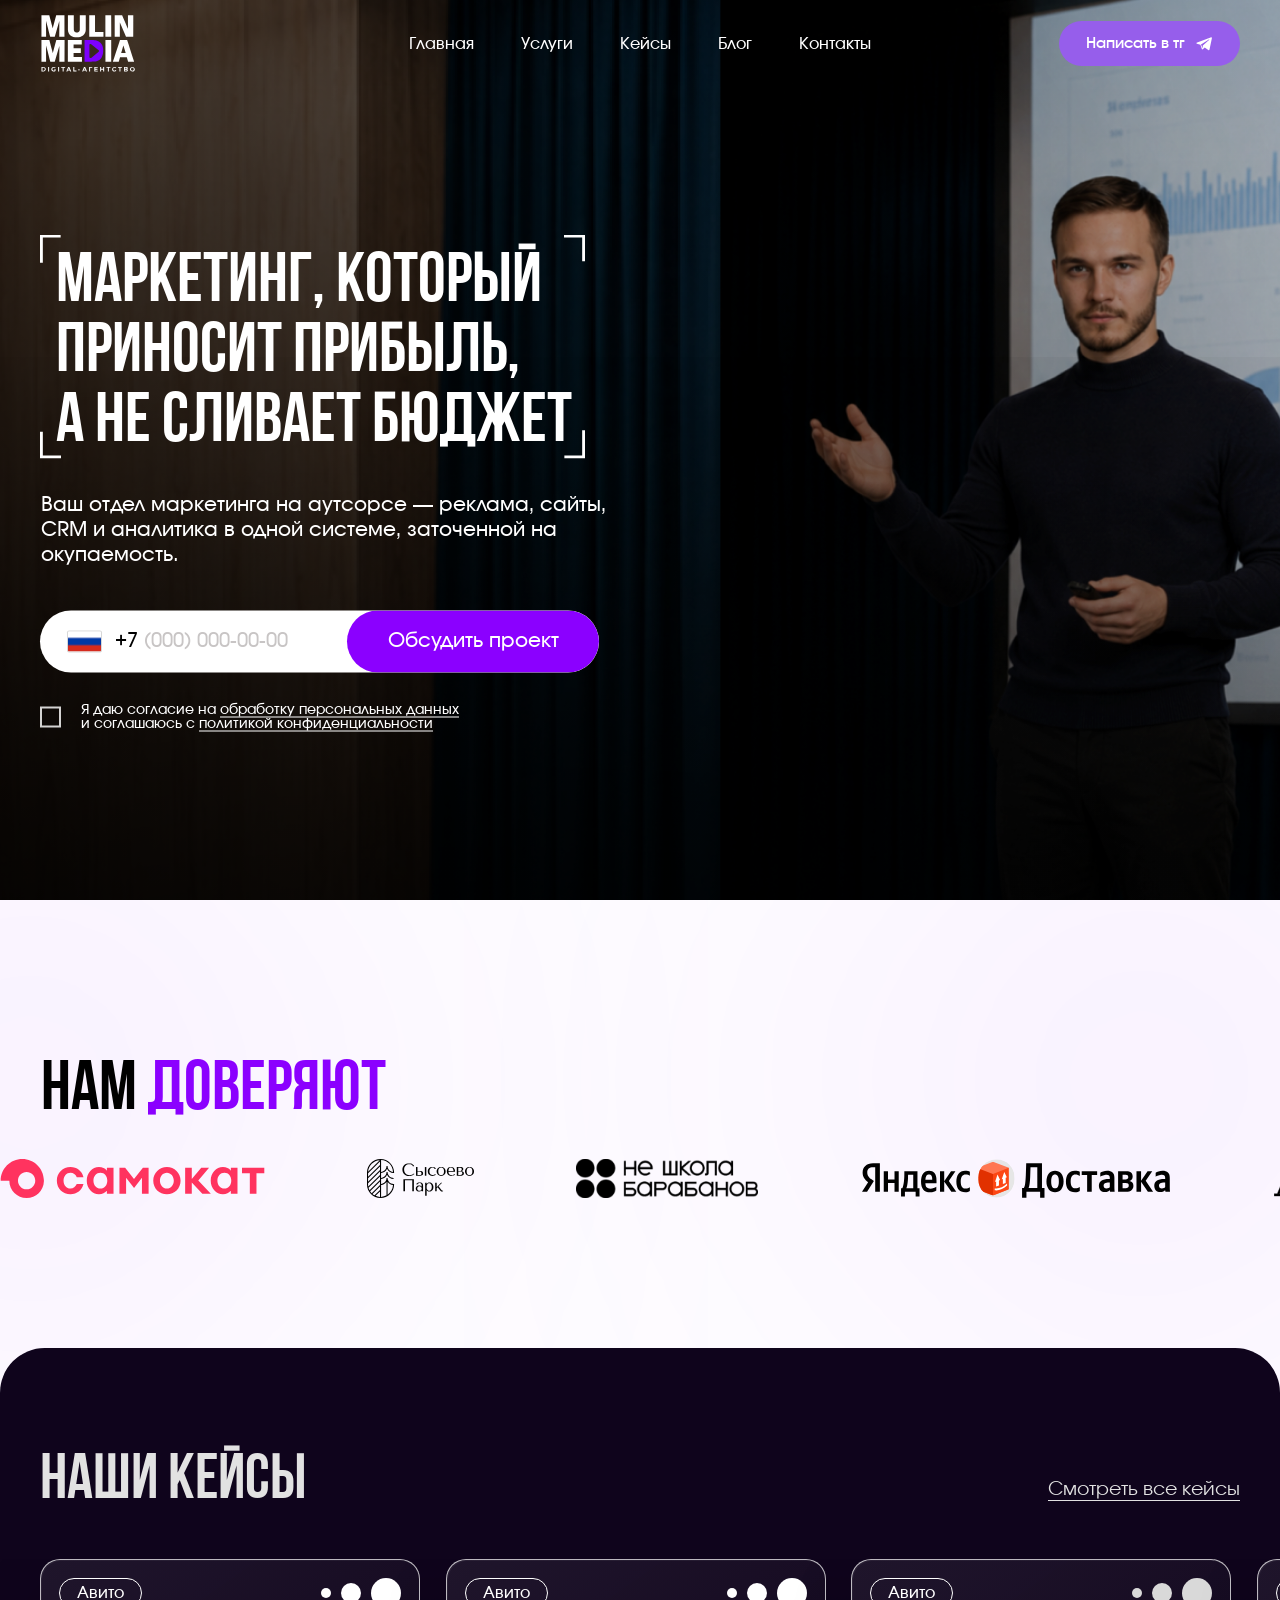
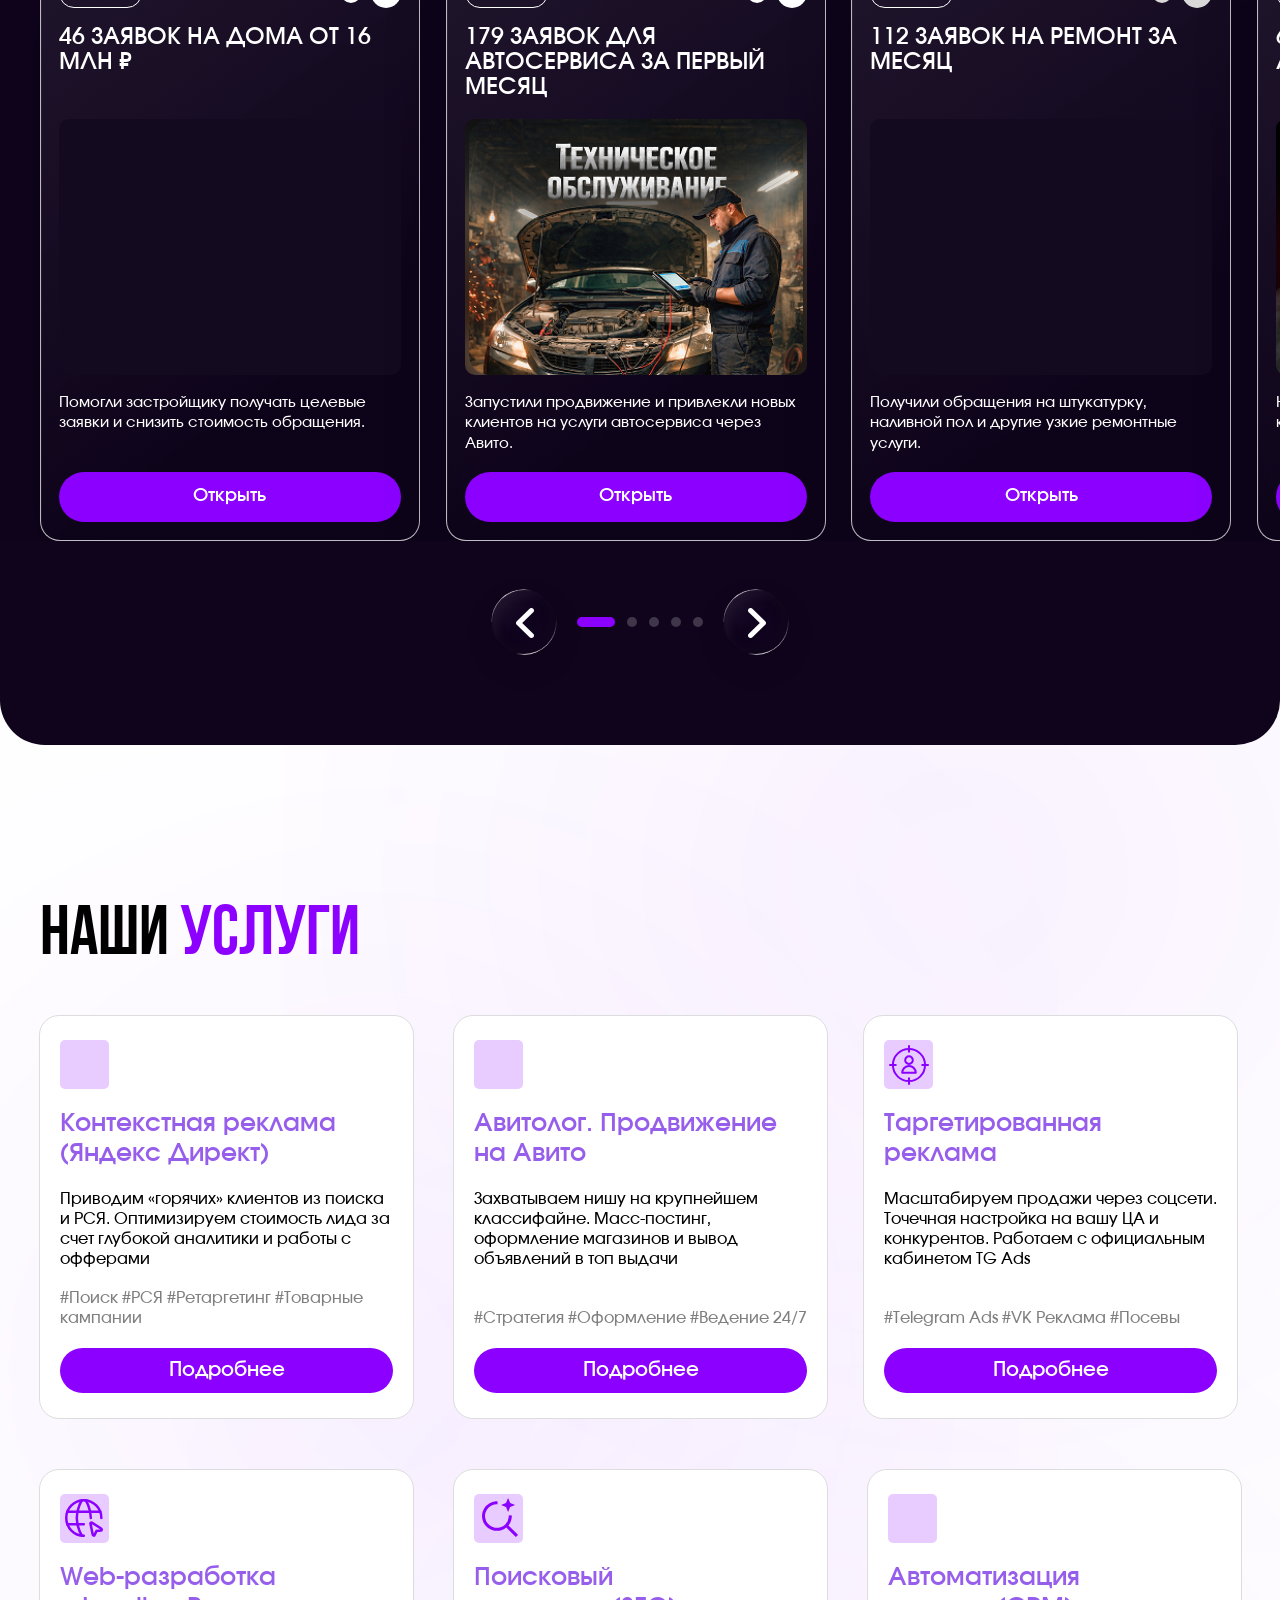
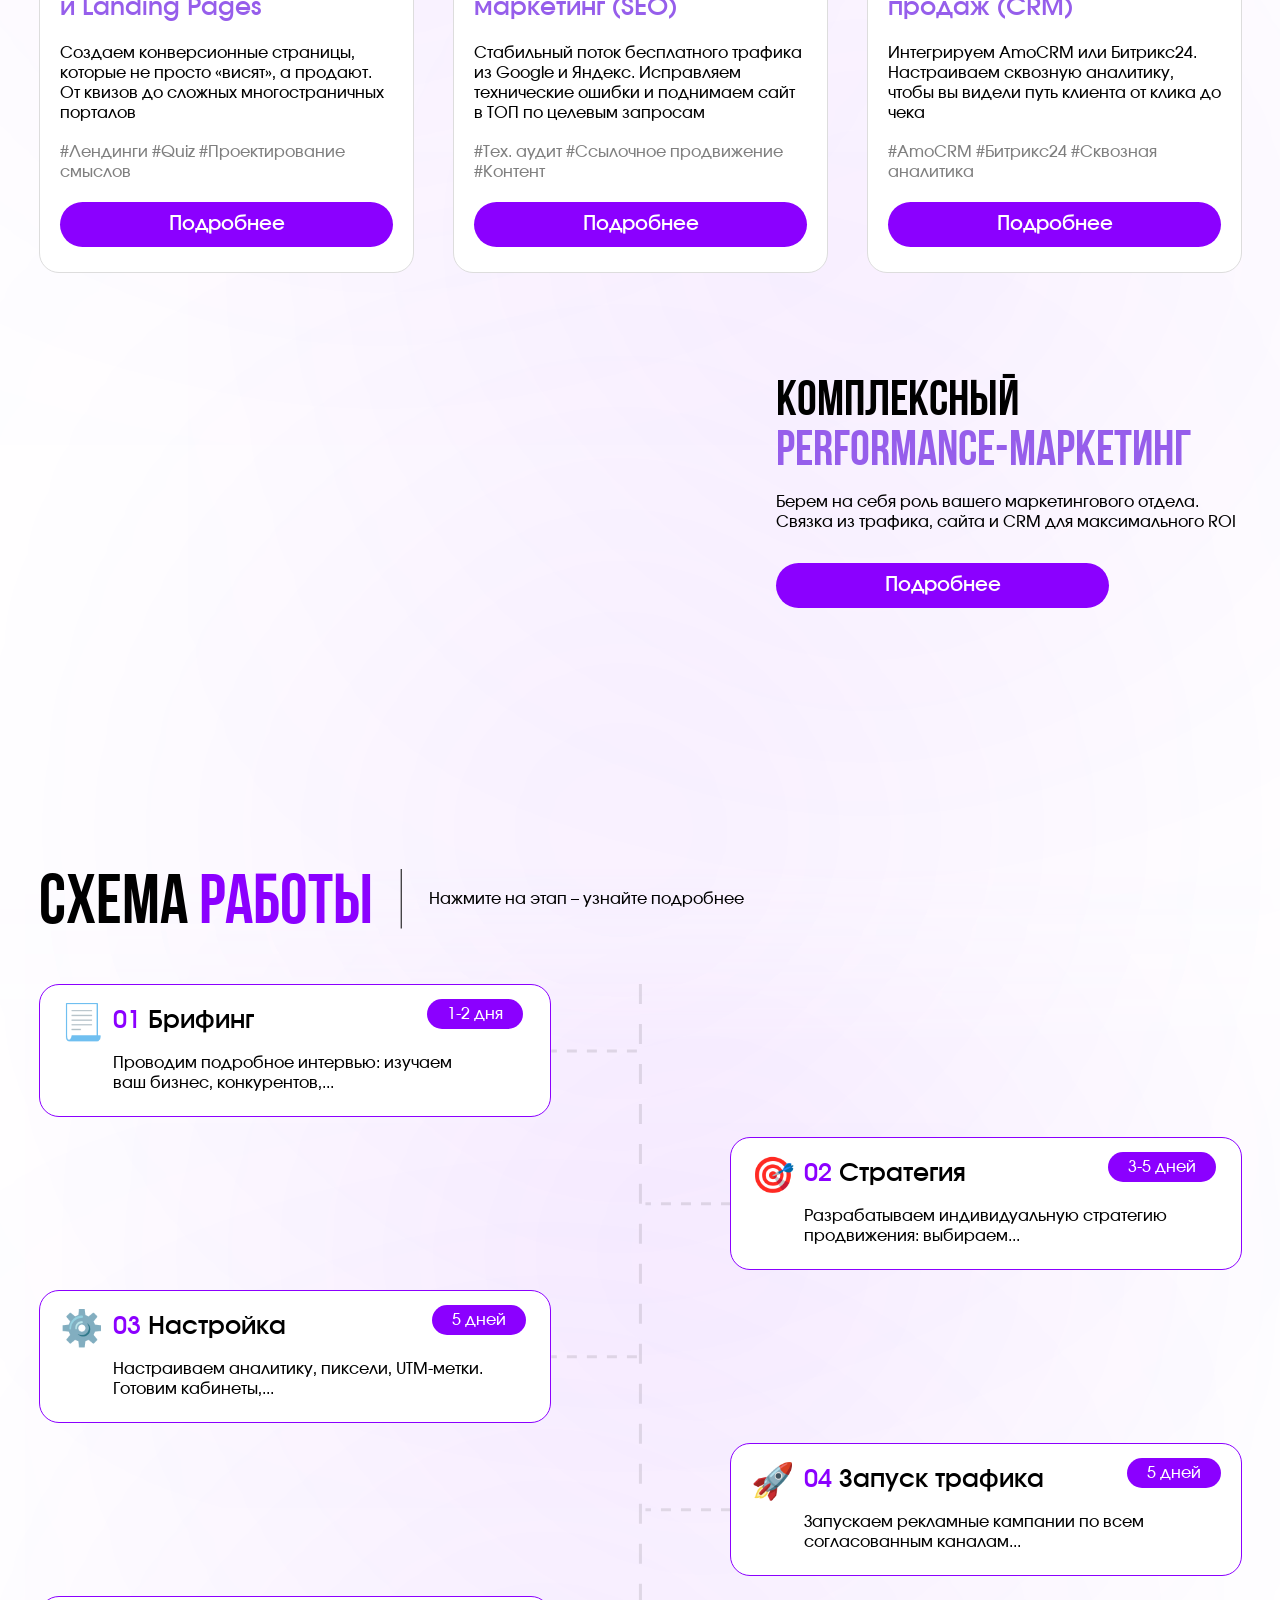
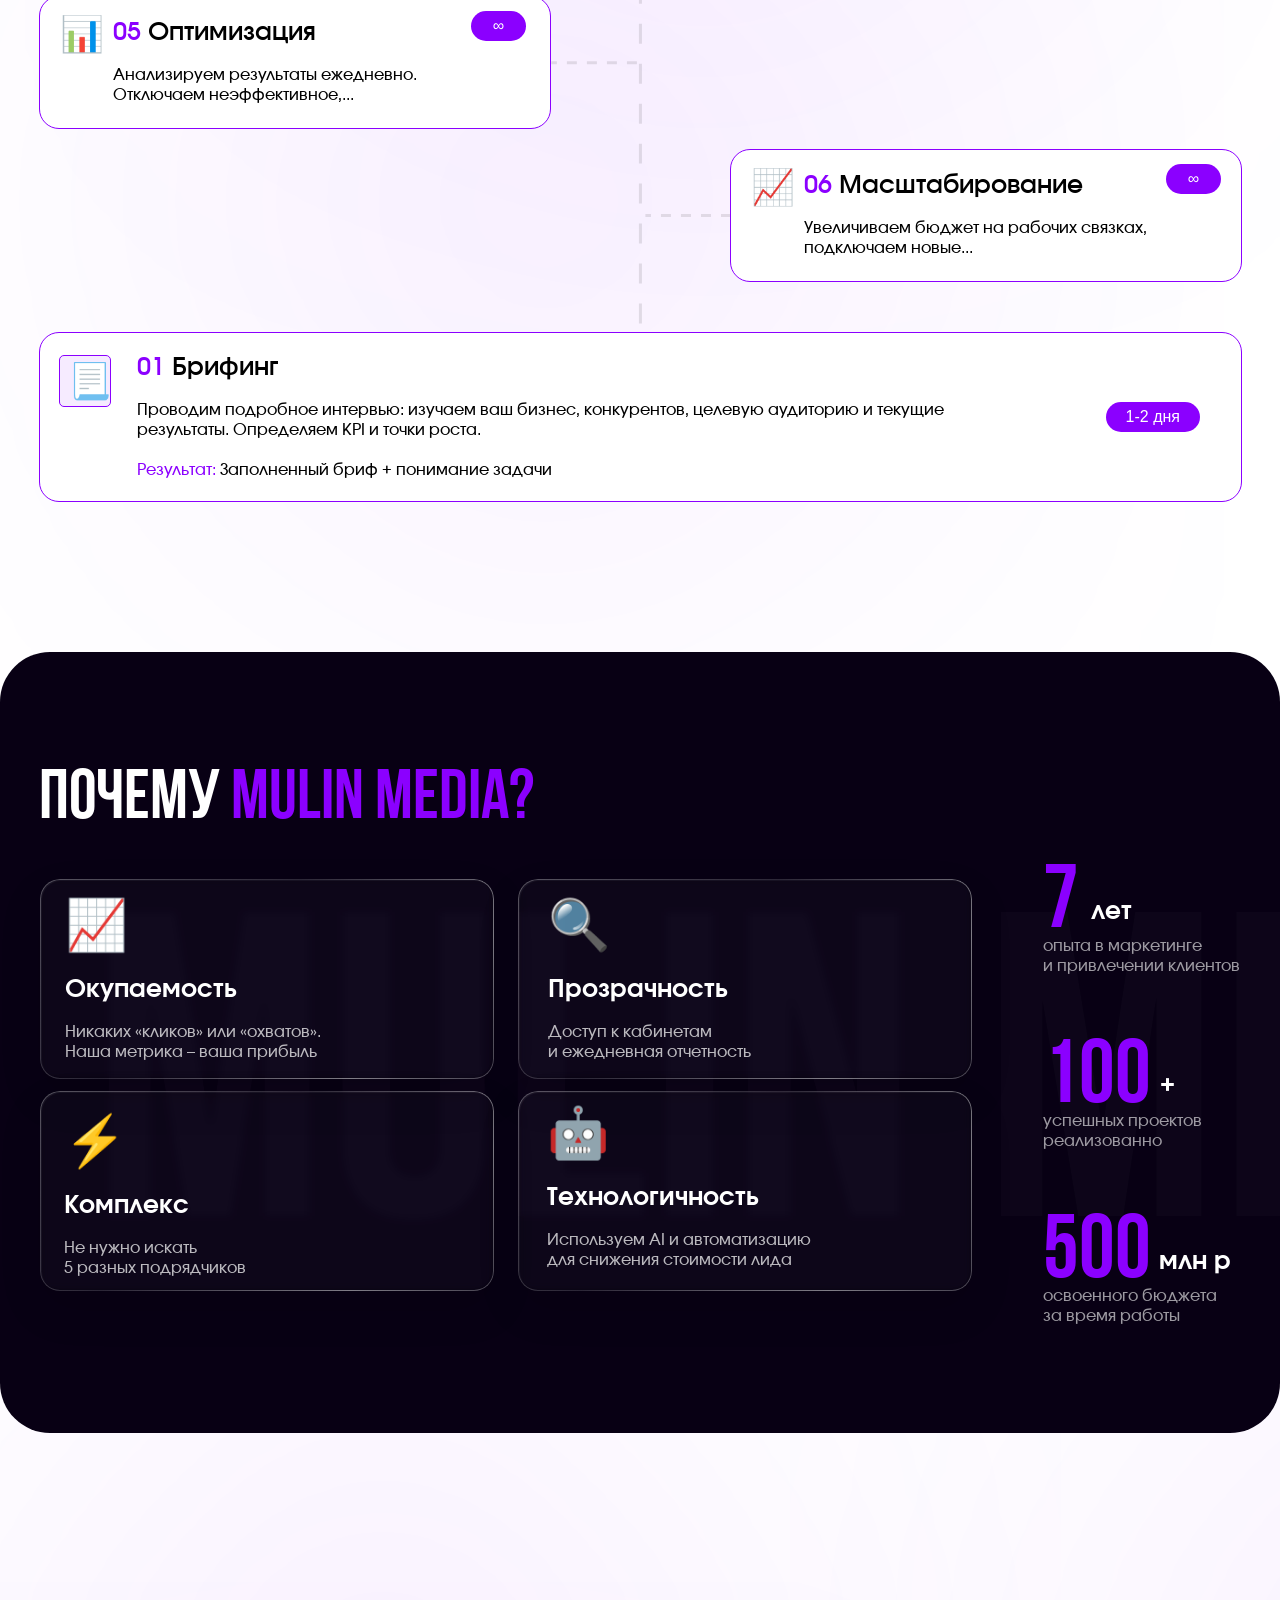
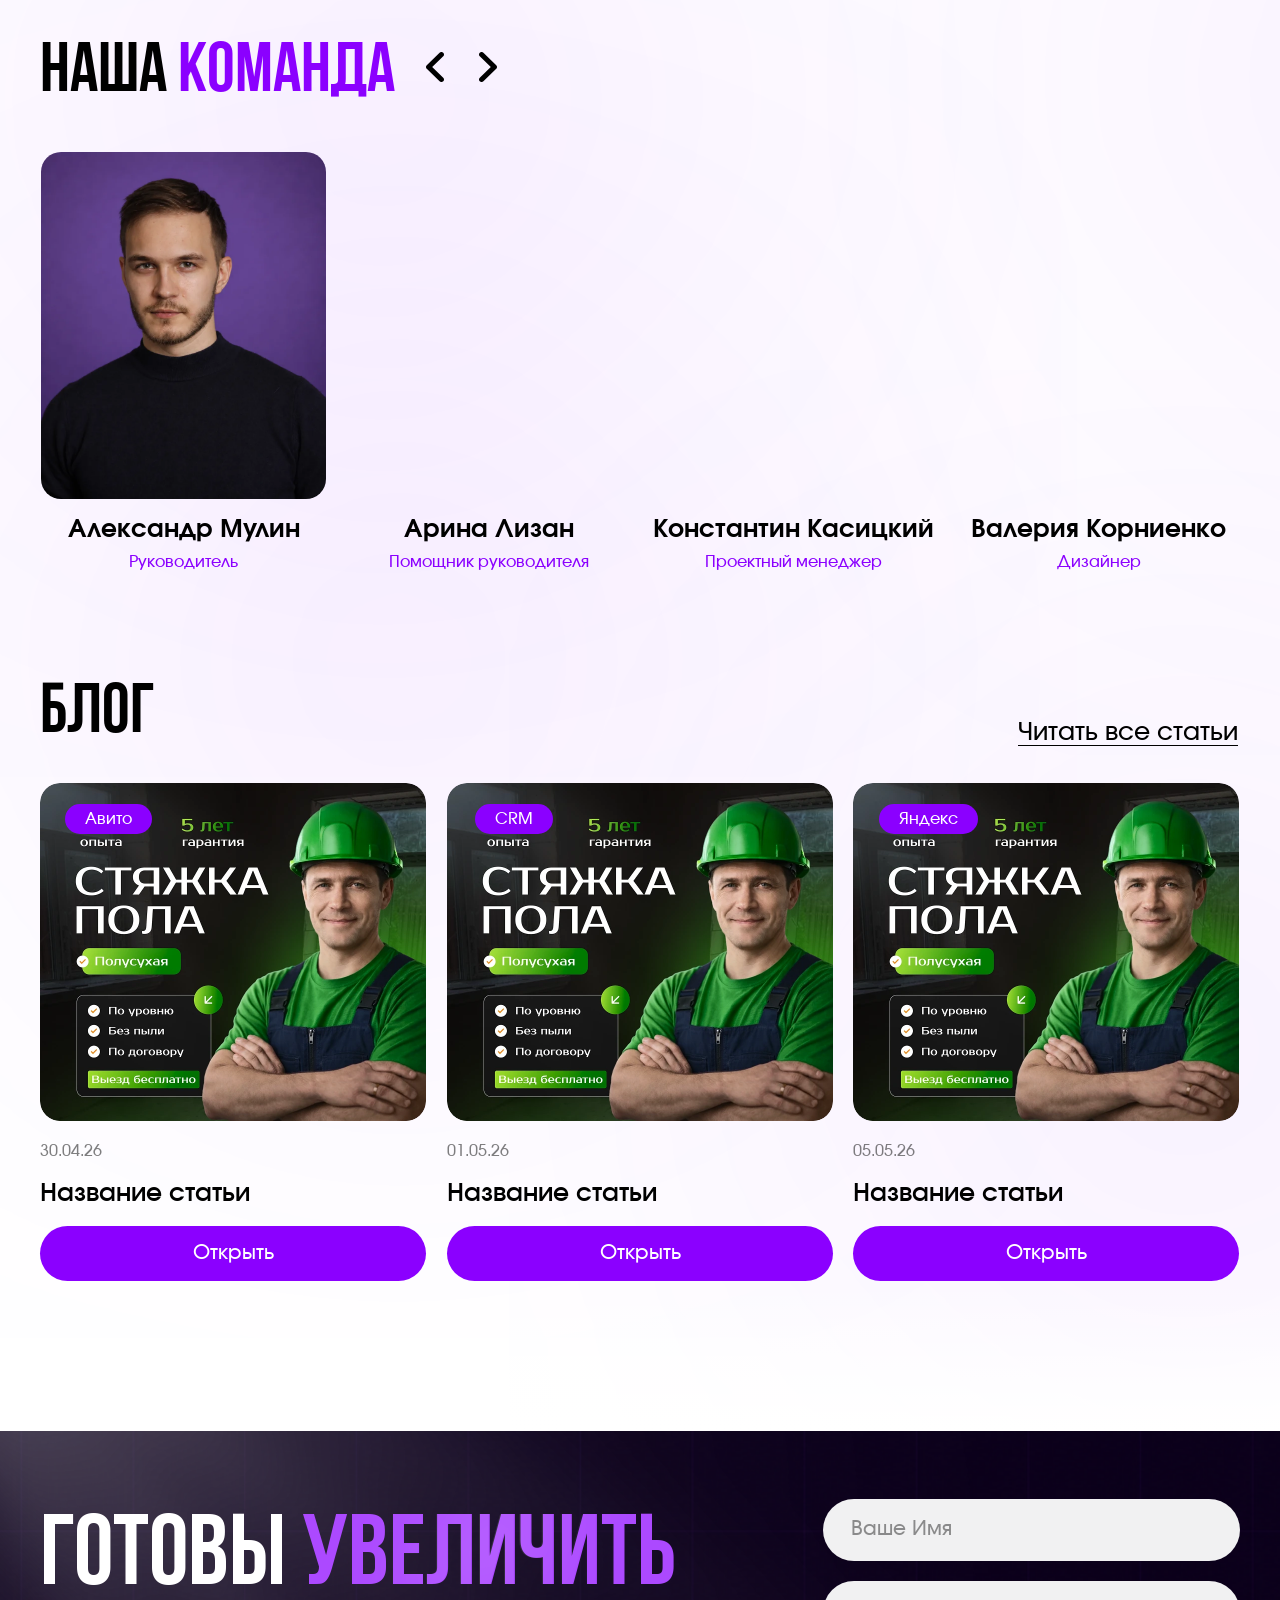
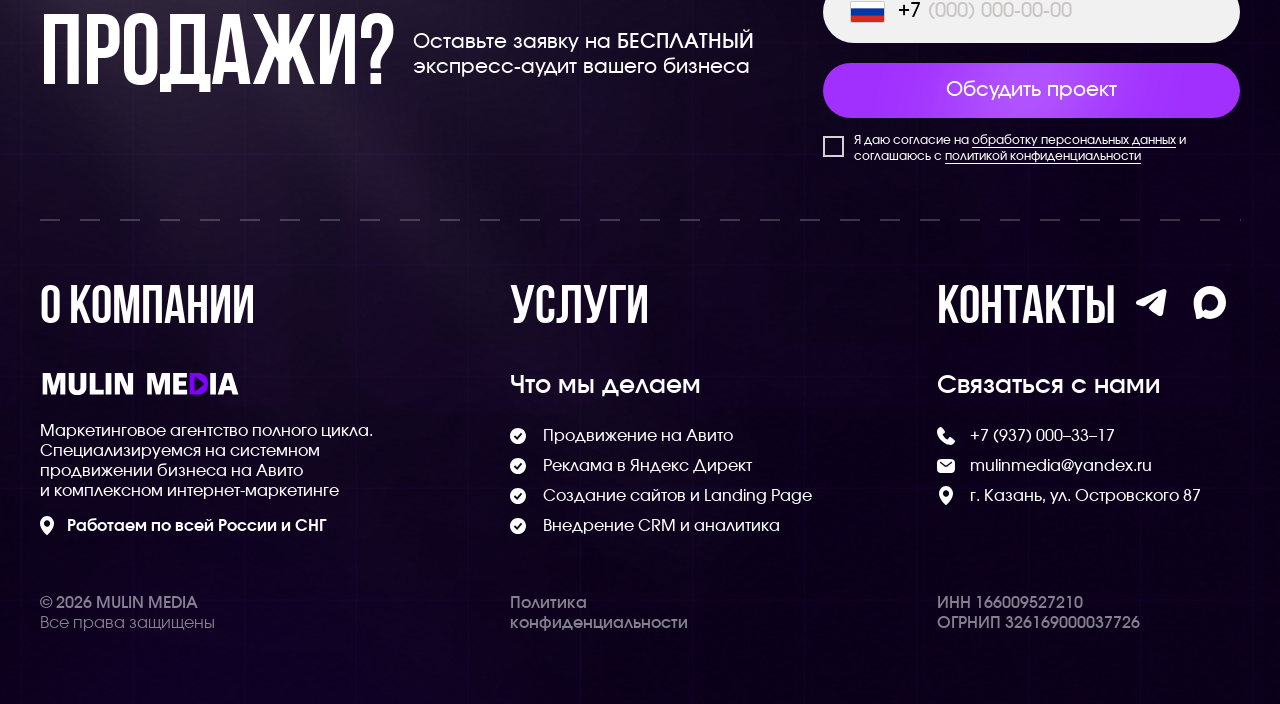
<file: index.html>
<!doctype html>
<html lang="ru">
  <head>
    <meta charset="UTF-8">
    <meta name="viewport" content="width=device-width, initial-scale=1.0">
    <title>Digital-агентство: Авито, Директ, VK — Mulin Media</title>
    <meta name="description" content="Mulin Media — digital-агентство полного цикла: продвижение на Авито, Яндекс Директ и VK, разработка сайтов, внедрение CRM и сквозной аналитики.">
    <meta name="robots" content="index, follow, max-image-preview:large, max-snippet:-1, max-video-preview:-1">
    <meta name="author" content="Mulin Media">
    <meta name="theme-color" content="#0b0414">
    <link rel="canonical" href="https://mulinmedia.ru/">
    <link rel="alternate" hreflang="ru-RU" href="https://mulinmedia.ru/">
    <link rel="alternate" hreflang="x-default" href="https://mulinmedia.ru/">
    <meta property="og:locale" content="ru_RU">
    <meta property="og:type" content="website">
    <meta property="og:site_name" content="Mulin Media">
    <meta property="og:title" content="Digital-агентство: Авито, Директ, VK — Mulin Media">
    <meta property="og:description" content="Системный performance-маркетинг: реклама, сайты, CRM и аналитика с фокусом на окупаемость.">
    <meta property="og:url" content="https://mulinmedia.ru/">
    <meta property="og:image" content="https://mulinmedia.ru/assets/images/seo/og-default.png">
    <meta property="og:image:secure_url" content="https://mulinmedia.ru/assets/images/seo/og-default.png">
    <meta property="og:image:type" content="image/png">
    <meta property="og:image:width" content="1200">
    <meta property="og:image:height" content="630">
    <meta property="og:image:alt" content="Mulin Media — маркетинг, который приносит прибыль">
    <meta name="twitter:card" content="summary_large_image">
    <meta name="twitter:title" content="Digital-агентство: Авито, Директ, VK — Mulin Media">
    <meta name="twitter:description" content="Системный performance-маркетинг: реклама, сайты, CRM и аналитика с фокусом на окупаемость.">
    <meta name="twitter:image" content="https://mulinmedia.ru/assets/images/seo/og-default.png">
    <meta name="twitter:image:alt" content="Mulin Media — маркетинг, который приносит прибыль">
    <link rel="icon" href="./assets/favicon.svg?v=2" type="image/svg+xml">
    <link rel="apple-touch-icon" href="./assets/images/seo/apple-touch-icon.png">
    <link rel="manifest" href="./site.webmanifest">
    <script type="application/ld+json">
      {
        "@context": "https://schema.org",
        "@graph": [
          {
            "@type": ["Organization", "ProfessionalService"],
            "@id": "https://mulinmedia.ru/#organization",
            "name": "Mulin Media",
            "url": "https://mulinmedia.ru/",
            "logo": {
              "@type": "ImageObject",
              "url": "https://mulinmedia.ru/assets/images/seo/icon-512.png",
              "width": 512,
              "height": 512
            },
            "image": "https://mulinmedia.ru/assets/images/seo/og-default.png",
            "description": "Digital-агентство полного цикла: продвижение на Авито, контекстная и таргетированная реклама, разработка сайтов, CRM и аналитика.",
            "telephone": "+7-937-000-33-17",
            "email": "mulinmedia@yandex.ru",
            "taxID": "166009527210",
            "address": {
              "@type": "PostalAddress",
              "streetAddress": "ул. Островского, 87",
              "addressLocality": "Казань",
              "addressRegion": "Республика Татарстан",
              "addressCountry": "RU"
            },
            "areaServed": [
              {"@type": "Country", "name": "Россия"},
              {"@type": "Place", "name": "СНГ"}
            ],
            "founder": {
              "@type": "Person",
              "name": "Александр Мулин"
            },
            "sameAs": [
              "https://t.me/sasha_mulin",
              "https://wa.me/79370003317"
            ],
            "contactPoint": {
              "@type": "ContactPoint",
              "telephone": "+7-937-000-33-17",
              "contactType": "sales",
              "areaServed": "RU",
              "availableLanguage": "Russian"
            }
          },
          {
            "@type": "WebSite",
            "@id": "https://mulinmedia.ru/#website",
            "url": "https://mulinmedia.ru/",
            "name": "Mulin Media",
            "inLanguage": "ru-RU",
            "publisher": {"@id": "https://mulinmedia.ru/#organization"}
          },
          {
            "@type": "WebPage",
            "@id": "https://mulinmedia.ru/#webpage",
            "url": "https://mulinmedia.ru/",
            "name": "Digital-агентство: Авито, Директ, VK — Mulin Media",
            "description": "Системный performance-маркетинг: реклама, сайты, CRM и аналитика с фокусом на окупаемость.",
            "inLanguage": "ru-RU",
            "isPartOf": {"@id": "https://mulinmedia.ru/#website"},
            "about": {"@id": "https://mulinmedia.ru/#organization"}
          }
        ]
      }
    </script>
    <link rel="preload" href="./assets/fonts/bebas-neue-cyrillic/BebasNeueCyrillic.ttf" as="font" type="font/ttf" crossorigin fetchpriority="high">
    <link rel="preload" href="./assets/fonts/involve/Involve-Regular.ttf" as="font" type="font/ttf" crossorigin fetchpriority="high">
    <link rel="preload" href="./assets/fonts/involve/Involve-Medium.ttf" as="font" type="font/ttf" crossorigin>
    <link rel="preload" href="./assets/fonts/involve/Involve-SemiBold.ttf" as="font" type="font/ttf" crossorigin>
    <link rel="stylesheet" href="./css/main.css">
  </head>
  <body data-layout-page="home">
    <a class="skip-link" href="#main-content">Перейти к содержимому</a>

    <div class="site">
      <section class="hero" aria-labelledby="hero-title">
        <div class="hero__media" aria-hidden="true">
          <img class="hero__mobile-base" src="./assets/images/hero/hero-mask-mobile.png" alt="">
          <div class="hero__mobile-person"><img src="./assets/images/hero/hero-person-desktop.png" width="853" height="1844" alt=""></div>
          <picture class="hero__scene">
            <img
              class="hero__scene-image"
              src="./assets/images/hero/hero-scene-figma.png"
              width="1920"
              height="807"
              alt=""
              fetchpriority="high"
              decoding="async"
            >
          </picture>
          <picture>
            <source media="(max-width: 767px)" srcset="./assets/images/hero/hero-office-mobile.png">
            <img decoding="async"
              class="hero__office"
              src="./assets/images/hero/hero-office-desktop.png"
              width="3515"
              height="1978"
              alt=""
            >
          </picture>
          <img class="hero__glow hero__glow--left" src="./assets/images/hero/hero-glow-left.svg" alt="">
          <img class="hero__glow hero__glow--bottom" src="./assets/images/hero/hero-glow-bottom.svg" alt="">
          <div class="hero__mobile-light">
            <img src="./assets/images/hero/hero-light-mobile.png" alt="">
          </div>
          <img class="hero__mobile-glow" src="./assets/images/hero/hero-glow-mobile.svg" alt="">
          <img class="hero__mobile-shadow" src="./assets/images/hero/hero-shadow-mobile.svg" alt="">
        </div>

        <div data-layout-header></div>

        <div class="hero__container container">
          <div class="hero__content">
            <div class="hero__title-wrap">
              <img class="hero__bracket hero__bracket--left" src="./assets/images/hero/title-bracket-left.svg" alt="" aria-hidden="true">
              <h1 class="hero__title" id="hero-title">
                <span class="hero__title-copy hero__title-copy--desktop">
                  Маркетинг, который<br>
                  приносит прибыль,<br>
                  а не сливает бюджет
                </span>
                <span class="hero__title-copy hero__title-copy--mobile">
                  Комплексный<br>
                  performance<br>
                  маркетинг<br>
                  с фокусом<br>
                  на окупаемость
                </span>
              </h1>
              <img class="hero__bracket hero__bracket--right" src="./assets/images/hero/title-bracket-right.svg" alt="" aria-hidden="true">
            </div>

            <p class="hero__description">
              <span class="hero__description-default">Ваш отдел маркетинга на аутсорсе — реклама, сайты, CRM и аналитика в одной системе, заточенной на окупаемость.</span>
              <span class="hero__description-figma">Строим управляемые системы продаж через Директ, Авито, ТГ и соцсети. Интегрируем CRM и берем на себя всю техническую часть</span>
            </p>

            <form class="lead-form hero__form" action="#" method="post" novalidate>
              <p class="lead-form__intro">
                Оставьте заявку и получите <span>подробный аудит</span>,<br>
                расчет стоимости работ и прогноз заявок
              </p>

              <div class="lead-form__controls">
                <label class="visually-hidden" for="hero-phone">Номер телефона</label>
                <div class="lead-form__phone-field">
                  <img class="lead-form__flag" src="./assets/images/form/flag-ru-desktop.png" width="33" height="20" alt="Россия">
                  <span class="lead-form__prefix" aria-hidden="true">+7</span>
                  <input
                    class="lead-form__input"
                    id="hero-phone"
                    name="phone"
                    type="tel"
                    inputmode="tel"
                    autocomplete="tel"
                    placeholder="(000) 000-00-00"
                    aria-describedby="hero-phone-error"
                    required
                  >
                </div>
                <button class="lead-form__submit" type="submit">
                  <span class="lead-form__submit-text lead-form__submit-text--desktop">Обсудить проект</span>
                  <span class="lead-form__submit-text lead-form__submit-text--mobile">Заказать аудит</span>
                </button>
              </div>

              <label class="lead-form__consent">
                <input class="lead-form__checkbox" type="checkbox" name="consent" required>
                <span class="lead-form__checkbox-mark" aria-hidden="true"></span>
                <span class="lead-form__consent-text">
                  Я даю согласие на <a href="./personal-data.html">обработку персональных данных</a><br class="lead-form__desktop-break">
                  и соглашаюсь с <a href="./privacy.html">политикой конфиденциальности</a>
                </span>
              </label>
              <p class="lead-form__error" id="hero-phone-error" role="status" aria-live="polite"></p>
            </form>
          </div>
        </div>
      </section>

      <main id="main-content">
        <section class="trusted" aria-labelledby="trusted-title">
          <div class="trusted__background" aria-hidden="true"></div>
          <div class="trusted__container container">
            <h2 class="trusted__title" id="trusted-title">
              Нам <span class="trusted__title-accent">доверяют</span>
            </h2>

            <div
              class="trusted__slider"
              data-trusted-slider
              tabindex="0"
              aria-label="Клиенты Mulin Media. Логотипы движутся автоматически справа налево."
            >
              <div class="trusted__track">
                <ul class="trusted__group">
                <li class="trusted__item trusted__item--samokat">
                  <div class="trusted__card">
                    <span class="trusted__logo-box">
                      <img
                        class="trusted__logo"
                        src="./assets/images/trusted/samokat.svg"
                        width="1000"
                        height="147"
                        alt="Самокат"
                        loading="lazy"
                      >
                    </span>
                  </div>
                </li>
                <li class="trusted__item trusted__item--sysoevo-park">
                  <div class="trusted__card">
                    <span class="trusted__logo-box">
                      <img
                        class="trusted__logo"
                        src="./assets/images/trusted/sysoevo-park.svg"
                        width="108"
                        height="40"
                        alt="Сысоево Парк"
                        loading="lazy"
                      >
                    </span>
                  </div>
                </li>
                <li class="trusted__item trusted__item--drum-school">
                  <div class="trusted__card">
                    <span class="trusted__logo-box">
                      <img
                        class="trusted__logo"
                        src="./assets/images/trusted/ne-shkola-barabanov.svg"
                        width="182"
                        height="39"
                        alt="Не Школа Барабанов"
                        loading="lazy"
                      >
                    </span>
                  </div>
                </li>
                <li class="trusted__item trusted__item--yandex">
                  <div class="trusted__card">
                    <span class="trusted__logo-box">
                      <img
                        class="trusted__logo"
                        src="./assets/images/trusted/yandex-delivery.svg"
                        width="1000"
                        height="125"
                        alt="Яндекс Доставка"
                        loading="lazy"
                      >
                    </span>
                  </div>
                </li>
                <li class="trusted__item trusted__item--depstroy">
                  <div class="trusted__card">
                    <span class="trusted__logo-box">
                      <img
                        class="trusted__logo"
                        src="./assets/images/trusted/depstroy.svg"
                        width="82"
                        height="13"
                        alt="Депстрой"
                        loading="lazy"
                      >
                    </span>
                  </div>
                </li>
                <li class="trusted__item trusted__item--belgerd">
                  <div class="trusted__card">
                    <span class="trusted__logo-box">
                      <img
                        class="trusted__logo"
                        src="./assets/images/trusted/belgerd.svg"
                        width="262"
                        height="48"
                        alt="BELGERD"
                        loading="lazy"
                      >
                    </span>
                  </div>
                </li>
                <li class="trusted__item trusted__item--all-service-group">
                  <div class="trusted__card">
                    <span class="trusted__logo-box">
                      <img
                        class="trusted__logo"
                        src="./assets/images/trusted/all-service-group.svg"
                        width="221"
                        height="61"
                        alt="All Service Group"
                        loading="lazy"
                      >
                    </span>
                  </div>
                </li>
                <li class="trusted__item trusted__item--ramal">
                  <div class="trusted__card">
                    <span class="trusted__logo-box">
                      <img
                        class="trusted__logo"
                        src="./assets/images/trusted/ramal.svg"
                        width="876"
                        height="204"
                        alt="РАМАЛЬ"
                        loading="lazy"
                      >
                    </span>
                  </div>
                </li>
                </ul>
              </div>
            </div>
          </div>
        </section>

        <div data-layout-cases></div>

        <section class="services" id="services" aria-labelledby="services-title" data-services>
          <div class="services__background" aria-hidden="true">
            <img loading="lazy" decoding="async"
              class="services__ellipse services__ellipse--top-right"
              src="./assets/images/services/ellipse-top-right.svg"
              width="1356"
              height="1356"
              alt=""
            >
            <img loading="lazy" decoding="async"
              class="services__ellipse services__ellipse--left"
              src="./assets/images/services/ellipse-left.svg"
              width="1356"
              height="1356"
              alt=""
            >
            <img loading="lazy" decoding="async"
              class="services__ellipse services__ellipse--right"
              src="./assets/images/services/ellipse-right.svg"
              width="1356"
              height="1356"
              alt=""
            >
            <img loading="lazy" decoding="async"
              class="services__ellipse services__ellipse--bottom"
              src="./assets/images/services/ellipse-bottom.svg"
              width="1356"
              height="1356"
              alt=""
            >
          </div>

          <div class="services__container container">
            <h2 class="services__title" id="services-title">
              Наши <span class="services__title-accent">услуги</span>
            </h2>

            <ul class="services__grid">
              <li class="services__item">
                <article class="service-card">
                  <span class="service-card__icon" aria-hidden="true">
                    <span class="service-card__icon-crop service-card__icon-crop--context">
                      <img loading="lazy" decoding="async" src="./assets/images/services/icon-context.png" alt="">
                    </span>
                  </span>
                  <h3 class="service-card__title">Контекстная реклама<br>(Яндекс Директ)</h3>
                  <p class="service-card__description service-card__description--context">Приводим «горячих» клиентов из поиска и РСЯ. Оптимизируем стоимость лида за счет глубокой аналитики и работы с офферами</p>
                  <p class="service-card__tags">#Поиск #РСЯ #Ретаргетинг #Товарные кампании</p>
                  <a class="service-card__button" href="./yandex-direct.html">Подробнее</a>
                </article>
              </li>

              <li class="services__item">
                <article class="service-card service-card--avito">
                  <span class="service-card__icon service-card__icon--avito" aria-hidden="true">
                    <span class="service-card__icon-crop service-card__icon-crop--avito">
                      <img loading="lazy" decoding="async" src="./assets/images/services/icon-avito.png" alt="">
                    </span>
                  </span>
                  <h3 class="service-card__title">Авитолог. Продвижение<br>на Авито</h3>
                  <p class="service-card__description service-card__description--avito">Захватываем нишу на крупнейшем классифайне. Масс-постинг, оформление магазинов и вывод объявлений в топ выдачи</p>
                  <p class="service-card__tags">#Стратегия #Оформление #Ведение 24/7</p>
                  <a class="service-card__button" href="./avito.html">Подробнее</a>
                </article>
              </li>

              <li class="services__item services__item--target">
                <article class="service-card service-card--target">
                  <span class="service-card__icon" aria-hidden="true">
                    <img loading="lazy" decoding="async" class="service-card__icon-vector service-card__icon-vector--target" src="./assets/images/services/icon-target.svg" alt="">
                  </span>
                  <h3 class="service-card__title">Таргетированная<br>реклама</h3>
                  <p class="service-card__description">Масштабируем продажи через соцсети. Точечная настройка на вашу ЦА и конкурентов. Работаем с официальным кабинетом TG Ads</p>
                  <p class="service-card__tags">#Telegram Ads #VK Реклама #Посевы</p>
                  <a class="service-card__button" href="./vk-ads.html">Подробнее</a>
                </article>
              </li>

              <li class="services__item">
                <article class="service-card">
                  <span class="service-card__icon" aria-hidden="true">
                    <img loading="lazy" decoding="async" class="service-card__icon-vector service-card__icon-vector--web" src="./assets/images/services/icon-web.svg" alt="">
                  </span>
                  <h3 class="service-card__title">Web-разработка<br>и Landing Pages</h3>
                  <p class="service-card__description">Создаем конверсионные страницы, которые не просто «висят», а продают. От квизов до сложных многостраничных порталов</p>
                  <p class="service-card__tags">#Лендинги #Quiz #Проектирование смыслов</p>
                  <a class="service-card__button" href="./seo.html">Подробнее</a>
                </article>
              </li>

              <li class="services__item">
                <article class="service-card">
                  <span class="service-card__icon" aria-hidden="true">
                    <img loading="lazy" decoding="async" class="service-card__icon-vector service-card__icon-vector--seo" src="./assets/images/services/icon-seo.svg" alt="">
                  </span>
                  <h3 class="service-card__title">Поисковый<br>маркетинг (SEO)</h3>
                  <p class="service-card__description">Стабильный поток бесплатного трафика из Google и Яндекс. Исправляем технические ошибки и поднимаем сайт в ТОП по целевым запросам</p>
                  <p class="service-card__tags">#Тех. аудит #Ссылочное продвижение #Контент</p>
                  <a class="service-card__button" href="#contacts">Подробнее</a>
                </article>
              </li>

              <li class="services__item">
                <article class="service-card service-card--crm">
                  <span class="service-card__icon" aria-hidden="true">
                    <span class="service-card__icon-crop service-card__icon-crop--crm">
                      <img loading="lazy" decoding="async" src="./assets/images/services/icon-crm.png" alt="">
                    </span>
                  </span>
                  <h3 class="service-card__title">Автоматизация<br>продаж (CRM)</h3>
                  <p class="service-card__description">Интегрируем АmoCRM или Битрикс24. Настраиваем сквозную аналитику, чтобы вы видели путь клиента от клика до чека</p>
                  <p class="service-card__tags">#AmoCRM #Битрикс24 #Сквозная аналитика</p>
                  <a class="service-card__button" href="#contacts">Подробнее</a>
                </article>
              </li>
            </ul>

            <article class="services-promo">
              <div class="services-promo__media" aria-hidden="true">
                <img loading="lazy" decoding="async" src="./assets/images/services/performance-marketing-transparent.webp" width="1681" height="936" alt="">
              </div>
              <h3 class="services-promo__title">
                <span>Комплексный</span>
                <span>Performance-маркетинг</span>
              </h3>
              <p class="services-promo__description">Берем на себя роль вашего маркетингового отдела. Связка из трафика, сайта и CRM для максимального ROI</p>
              <a class="services-promo__button" href="#contacts">Подробнее</a>
            </article>
          </div>
        </section>

        <section class="workflow" aria-labelledby="workflow-title" data-workflow>
          <div class="workflow__background" aria-hidden="true">
            <img loading="lazy" decoding="async" class="workflow__ellipse workflow__ellipse--top" src="./assets/images/workflow/ellipse-top.svg" width="1356" height="1356" alt="">
            <img loading="lazy" decoding="async" class="workflow__ellipse workflow__ellipse--right" src="./assets/images/workflow/ellipse-right.svg" width="1356" height="1356" alt="">
            <img loading="lazy" decoding="async" class="workflow__ellipse workflow__ellipse--left" src="./assets/images/workflow/ellipse-left.svg" width="1356" height="1356" alt="">
          </div>

          <div class="workflow__container container">
            <div class="workflow__header">
              <h2 class="workflow__title" id="workflow-title">
                Схема <span class="workflow__title-accent">работы</span>
              </h2>
              <p class="workflow__hint">Нажмите на этап – узнайте подробнее</p>
            </div>

            <img loading="lazy" decoding="async"
              class="workflow__lines"
              src="./assets/images/workflow/connector-lines-desktop.svg"
              width="594"
              height="1182"
              alt=""
              aria-hidden="true"
            >

            <ol class="workflow__steps">
              <li class="workflow__item">
                <button
                  class="workflow-card"
                  type="button"
                  data-workflow-step
                  data-number="01"
                  data-title="Брифинг"
                  data-icon="📃"
                  data-time="1-2 дня"
                  data-detail="Проводим подробное интервью: изучаем ваш бизнес, конкурентов, целевую аудиторию и текущие результаты. Определяем KPI и точки роста."
                  data-result="Заполненный бриф + понимание задачи"
                  aria-pressed="false"
                >
                  <span class="workflow-card__icon" aria-hidden="true">📃</span>
                  <span class="workflow-card__title"><span class="workflow-card__number">01</span> Брифинг</span>
                  <span class="workflow-card__summary">Проводим подробное интервью: изучаем<br>ваш бизнес, конкурентов,...</span>
                  <span class="workflow-card__mobile-detail">Проводим подробное интервью: изучаем ваш бизнес, конкурентов, целевую аудиторию и текущие результаты. Определяем KPI и точки роста.</span>
                  <span class="workflow-card__result"><strong>Результат:</strong> Заполненный бриф + понимание задачи</span>
                  <span class="workflow-card__time">1-2 дня</span>
                </button>
              </li>

              <li class="workflow__item">
                <button
                  class="workflow-card"
                  type="button"
                  data-workflow-step
                  data-number="02"
                  data-title="Стратегия"
                  data-icon="🎯"
                  data-time="3-5 дней"
                  data-detail="Разрабатываем индивидуальную стратегию продвижения: определяем каналы, аудитории, офферы и приоритетные точки роста."
                  data-result="Пошаговая стратегия продвижения"
                  aria-pressed="false"
                >
                  <span class="workflow-card__icon" aria-hidden="true">🎯</span>
                  <span class="workflow-card__title"><span class="workflow-card__number">02</span> Стратегия</span>
                  <span class="workflow-card__summary">Разрабатываем индивидуальную стратегию<br>продвижения: выбираем...</span>
                  <span class="workflow-card__mobile-detail">Разрабатываем индивидуальную стратегию продвижения: определяем каналы, аудитории, офферы и точки роста.</span>
                  <span class="workflow-card__result"><strong>Результат:</strong> Пошаговая стратегия продвижения</span>
                  <span class="workflow-card__time">3-5 дней</span>
                </button>
              </li>

              <li class="workflow__item">
                <button
                  class="workflow-card"
                  type="button"
                  data-workflow-step
                  data-number="03"
                  data-title="Настройка"
                  data-icon="⚙️"
                  data-time="5 дней"
                  data-detail="Настраиваем аналитику, пиксели и UTM-метки. Готовим рекламные кабинеты, интеграции и все необходимые технические связки."
                  data-result="Готовая инфраструктура для запуска"
                  aria-pressed="false"
                >
                  <span class="workflow-card__icon" aria-hidden="true">⚙️</span>
                  <span class="workflow-card__title"><span class="workflow-card__number">03</span> Настройка</span>
                  <span class="workflow-card__summary">Настраиваем аналитику, пиксели, UTM-метки.<br>Готовим кабинеты,...</span>
                  <span class="workflow-card__mobile-detail">Настраиваем аналитику, пиксели и UTM-метки. Готовим кабинеты, интеграции и технические связки.</span>
                  <span class="workflow-card__result"><strong>Результат:</strong> Инфраструктура готова к запуску</span>
                  <span class="workflow-card__time">5 дней</span>
                </button>
              </li>

              <li class="workflow__item">
                <button
                  class="workflow-card"
                  type="button"
                  data-workflow-step
                  data-number="04"
                  data-title="Запуск трафика"
                  data-icon="🚀"
                  data-time="5 дней"
                  data-detail="Запускаем рекламные кампании по всем согласованным каналам. Проверяем корректность аналитики и начинаем сбор данных."
                  data-result="Первые рекламные кампании запущены"
                  aria-pressed="false"
                >
                  <span class="workflow-card__icon" aria-hidden="true">🚀</span>
                  <span class="workflow-card__title"><span class="workflow-card__number">04</span> Запуск трафика</span>
                  <span class="workflow-card__summary">Запускаем рекламные кампании по всем<br>согласованным каналам...</span>
                  <span class="workflow-card__mobile-detail">Запускаем рекламные кампании по всем согласованным каналам. Проверяем аналитику и начинаем сбор данных.</span>
                  <span class="workflow-card__result"><strong>Результат:</strong> Кампании запущены</span>
                  <span class="workflow-card__time">5 дней</span>
                </button>
              </li>

              <li class="workflow__item">
                <button
                  class="workflow-card"
                  type="button"
                  data-workflow-step
                  data-number="05"
                  data-title="Оптимизация"
                  data-icon="📊"
                  data-time="∞"
                  data-detail="Анализируем результаты ежедневно. Отключаем неэффективные объявления, тестируем новые гипотезы и снижаем стоимость заявки."
                  data-result="Стабильная стоимость целевого обращения"
                  aria-pressed="false"
                >
                  <span class="workflow-card__icon" aria-hidden="true">📊</span>
                  <span class="workflow-card__title"><span class="workflow-card__number">05</span> Оптимизация</span>
                  <span class="workflow-card__summary">Анализируем результаты ежедневно.<br>Отключаем неэффективное,...</span>
                  <span class="workflow-card__mobile-detail">Анализируем результаты ежедневно. Отключаем неэффективное и тестируем новые гипотезы.</span>
                  <span class="workflow-card__result"><strong>Результат:</strong> Стабильная стоимость заявки</span>
                  <span class="workflow-card__time workflow-card__time--infinity">∞</span>
                </button>
              </li>

              <li class="workflow__item">
                <button
                  class="workflow-card"
                  type="button"
                  data-workflow-step
                  data-number="06"
                  data-title="Масштабирование"
                  data-icon="📈"
                  data-time="∞"
                  data-detail="Увеличиваем бюджет на рабочих связках, подключаем новые каналы и переносим успешные гипотезы на дополнительные сегменты аудитории."
                  data-result="Рост объёма заявок и продаж"
                  aria-pressed="false"
                >
                  <span class="workflow-card__icon" aria-hidden="true">📈</span>
                  <span class="workflow-card__title"><span class="workflow-card__number">06</span> Масштабирование</span>
                  <span class="workflow-card__summary">Увеличиваем бюджет на рабочих связках,<br>подключаем новые...</span>
                  <span class="workflow-card__mobile-detail">Увеличиваем бюджет на рабочих связках, подключаем новые каналы и успешные гипотезы.</span>
                  <span class="workflow-card__result"><strong>Результат:</strong> Рост заявок и продаж</span>
                  <span class="workflow-card__time workflow-card__time--infinity">∞</span>
                </button>
              </li>
            </ol>

            <article class="workflow-detail" aria-live="polite">
              <span class="workflow-detail__icon-wrap" aria-hidden="true">
                <span class="workflow-detail__icon" data-workflow-detail-icon>📃</span>
              </span>
              <h3 class="workflow-detail__title">
                <span class="workflow-detail__number" data-workflow-detail-number>01</span>
                <span data-workflow-detail-title>Брифинг</span>
              </h3>
              <p class="workflow-detail__description" data-workflow-detail-description>Проводим подробное интервью: изучаем ваш бизнес, конкурентов, целевую аудиторию и текущие результаты. Определяем KPI и точки роста.</p>
              <p class="workflow-detail__result">
                <strong>Результат:</strong>
                <span data-workflow-detail-result>Заполненный бриф + понимание задачи</span>
              </p>
              <span class="workflow-detail__time" data-workflow-detail-time>1-2 дня</span>
            </article>
          </div>
        </section>

        <section class="why-us" id="about" aria-labelledby="why-us-title" data-why-us>
          <div class="why-us__background" aria-hidden="true">
            <div class="why-us__backdrop-wrap">
              <img loading="lazy" decoding="async" class="why-us__backdrop why-us__backdrop--desktop" src="./assets/images/why-us/background-desktop.png" width="1725" height="912" alt="">
              <img loading="lazy" decoding="async" class="why-us__backdrop why-us__backdrop--mobile" src="./assets/images/why-us/background-mobile.png" width="1725" height="912" alt="">
            </div>

            <div class="why-us__wordmark-wrap">
              <img loading="lazy" decoding="async" class="why-us__wordmark why-us__wordmark--desktop" src="./assets/images/why-us/wordmark-desktop.svg" width="1702" height="308" alt="">
              <img loading="lazy" decoding="async" class="why-us__wordmark why-us__wordmark--mobile" src="./assets/images/why-us/wordmark-mobile.svg" width="1702" height="308" alt="">
            </div>

            <div class="why-us__light-wrap">
              <div class="why-us__light-beam">
                <img loading="lazy" decoding="async" class="why-us__light why-us__light--desktop" src="./assets/images/why-us/light-source-desktop.png" width="1200" height="1200" alt="">
                <img loading="lazy" decoding="async" class="why-us__light why-us__light--mobile" src="./assets/images/why-us/light-source-mobile.png" width="1200" height="1200" alt="">
              </div>
            </div>
          </div>

          <div class="why-us__container container">
            <h2 class="why-us__title" id="why-us-title">
              <span>Почему</span>
              <span class="why-us__title-accent">Mulin Media?</span>
            </h2>

            <ul class="why-us__benefits">
              <li class="why-us__benefit why-us__benefit--payback">
                <article class="why-us-card">
                  <span class="why-us-card__icon" aria-hidden="true">📈</span>
                  <h3 class="why-us-card__title">Окупаемость</h3>
                  <p class="why-us-card__description">
                    <span class="why-us-card__copy why-us-card__copy--desktop">Никаких «кликов» или «охватов».<br>Наша метрика – ваша прибыль</span>
                    <span class="why-us-card__copy why-us-card__copy--mobile">Никаких «кликов» или «охватов». Наша метрика<br>– ваша прибыль</span>
                  </p>
                </article>
              </li>

              <li class="why-us__benefit why-us__benefit--complex">
                <article class="why-us-card">
                  <span class="why-us-card__icon" aria-hidden="true">⚡</span>
                  <h3 class="why-us-card__title">Комплекс</h3>
                  <p class="why-us-card__description">
                    <span class="why-us-card__copy why-us-card__copy--desktop">Не нужно искать<br>5 разных подрядчиков</span>
                    <span class="why-us-card__copy why-us-card__copy--mobile">Не нужно искать 5 разных подрядчиков</span>
                  </p>
                </article>
              </li>

              <li class="why-us__benefit why-us__benefit--transparent">
                <article class="why-us-card">
                  <span class="why-us-card__icon" aria-hidden="true">🔍</span>
                  <h3 class="why-us-card__title">Прозрачность</h3>
                  <p class="why-us-card__description">
                    <span class="why-us-card__copy why-us-card__copy--desktop">Доступ к кабинетам<br>и ежедневная отчетность</span>
                    <span class="why-us-card__copy why-us-card__copy--mobile">Доступ к кабинетам и ежедневная отчетность</span>
                  </p>
                </article>
              </li>

              <li class="why-us__benefit why-us__benefit--technology">
                <article class="why-us-card">
                  <span class="why-us-card__icon" aria-hidden="true">🤖</span>
                  <h3 class="why-us-card__title">Технологичность</h3>
                  <p class="why-us-card__description">
                    <span class="why-us-card__copy why-us-card__copy--desktop">Используем AI и автоматизацию<br>для снижения стоимости лида</span>
                    <span class="why-us-card__copy why-us-card__copy--mobile">Используем AI и автоматизацию для снижения<br>стоимости лида</span>
                  </p>
                </article>
              </li>
            </ul>

            <dl class="why-us__stats">
              <div class="why-us__stat why-us__stat--experience">
                <dt class="why-us__stat-value">
                  <strong>7</strong>
                  <span>лет</span>
                </dt>
                <dd class="why-us__stat-caption">опыта в маркетинге<br>и привлечении клиентов</dd>
              </div>

              <div class="why-us__stat why-us__stat--projects">
                <dt class="why-us__stat-value">
                  <strong>100</strong>
                  <span>+</span>
                </dt>
                <dd class="why-us__stat-caption">успешных проектов<br>реализованно</dd>
              </div>

              <div class="why-us__stat why-us__stat--budget">
                <dt class="why-us__stat-value">
                  <strong>500</strong>
                  <span>млн р</span>
                </dt>
                <dd class="why-us__stat-caption">освоенного бюджета<br>за время работы</dd>
              </div>
            </dl>
          </div>
        </section>

        <div class="content-showcase">
          <div class="content-showcase__background" aria-hidden="true">
            <img loading="lazy" decoding="async" class="content-showcase__ellipse content-showcase__ellipse--top-right" src="./assets/images/content-glows/ellipse-4699.svg" width="1356" height="1356" alt="">
            <img loading="lazy" decoding="async" class="content-showcase__ellipse content-showcase__ellipse--top-left" src="./assets/images/content-glows/ellipse-4704.svg" width="1356" height="1356" alt="">
            <img loading="lazy" decoding="async" class="content-showcase__ellipse content-showcase__ellipse--middle-left" src="./assets/images/content-glows/ellipse-4700.svg" width="1356" height="1356" alt="">
            <img loading="lazy" decoding="async" class="content-showcase__ellipse content-showcase__ellipse--bottom-right" src="./assets/images/content-glows/ellipse-4701.svg" width="1356" height="1356" alt="">
          </div>

          <section class="team" aria-labelledby="team-title" data-team>
            <div class="team__container container">
              <h2 class="team__title" id="team-title">Наша <span>команда</span></h2>

              <div class="team__controls" aria-label="Переключение сотрудников">
                <button class="team__control team__control--prev" type="button" data-team-prev aria-label="Предыдущий сотрудник">
                  <img loading="lazy" decoding="async" class="team__arrow team__arrow--desktop" src="./assets/images/team/arrow-prev-desktop.svg" width="18" height="30" alt="">
                  <img loading="lazy" decoding="async" class="team__arrow team__arrow--mobile" src="./assets/images/team/arrow-prev-mobile.svg" width="18" height="30" alt="">
                </button>
                <button class="team__control team__control--next" type="button" data-team-next aria-label="Следующий сотрудник">
                  <img loading="lazy" decoding="async" class="team__arrow team__arrow--desktop" src="./assets/images/team/arrow-next-desktop.svg" width="18" height="30" alt="">
                  <img loading="lazy" decoding="async" class="team__arrow team__arrow--mobile" src="./assets/images/team/arrow-next-mobile.svg" width="18" height="30" alt="">
                </button>
              </div>

              <div class="team__viewport" aria-live="polite">
                <ul class="team__list">
                  <li class="team__item is-active" data-team-slide>
                    <article class="team-card">
                      <div class="team-card__photo">
                        <img loading="lazy" decoding="async" class="team-card__image" src="./assets/images/team/members/alexander-mulin.webp" width="900" height="1117" alt="Александр Мулин">
                      </div>
                      <div class="team-card__info">
                        <h3 class="team-card__name">Александр Мулин</h3>
                        <p class="team-card__role">Руководитель</p>
                      </div>
                    </article>
                  </li>

                  <li class="team__item" data-team-slide>
                    <article class="team-card">
                      <div class="team-card__photo">
                        <img loading="lazy" decoding="async" class="team-card__image" src="./assets/images/team/members/arina-lizan.webp" width="900" height="1125" alt="Арина Лизан">
                      </div>
                      <div class="team-card__info">
                        <h3 class="team-card__name">Арина Лизан</h3>
                        <p class="team-card__role">Помощник руководителя</p>
                      </div>
                    </article>
                  </li>

                  <li class="team__item" data-team-slide>
                    <article class="team-card">
                      <div class="team-card__photo">
                        <img loading="lazy" decoding="async" class="team-card__image" src="./assets/images/team/members/konstantin-kasitskiy.webp" width="900" height="1125" alt="Константин Касицкий">
                      </div>
                      <div class="team-card__info">
                        <h3 class="team-card__name">Константин Касицкий</h3>
                        <p class="team-card__role">Проектный менеджер</p>
                      </div>
                    </article>
                  </li>

                  <li class="team__item" data-team-slide>
                    <article class="team-card">
                      <div class="team-card__photo">
                        <img loading="lazy" decoding="async" class="team-card__image" src="./assets/images/team/members/valeria-kornienko.webp" width="900" height="1117" alt="Валерия Корниенко">
                      </div>
                      <div class="team-card__info">
                        <h3 class="team-card__name">Валерия Корниенко</h3>
                        <p class="team-card__role">Дизайнер</p>
                      </div>
                    </article>
                  </li>

                  <li class="team__item" data-team-slide>
                    <article class="team-card">
                      <div class="team-card__photo">
                        <img loading="lazy" decoding="async" class="team-card__image" src="./assets/images/team/members/maxim-saveliev.webp" width="900" height="1125" alt="Максим Савельев">
                      </div>
                      <div class="team-card__info">
                        <h3 class="team-card__name">Максим Савельев</h3>
                        <p class="team-card__role">Авитолог</p>
                      </div>
                    </article>
                  </li>

                  <li class="team__item" data-team-slide>
                    <article class="team-card">
                      <div class="team-card__photo">
                        <img loading="lazy" decoding="async" class="team-card__image" src="./assets/images/team/members/dmitry-ivanov.webp" width="845" height="1125" alt="Дмитрий Иванов">
                      </div>
                      <div class="team-card__info">
                        <h3 class="team-card__name">Дмитрий Иванов</h3>
                        <p class="team-card__role">Таргетолог</p>
                      </div>
                    </article>
                  </li>

                  <li class="team__item" data-team-slide>
                    <article class="team-card">
                      <div class="team-card__photo">
                        <img loading="lazy" decoding="async" class="team-card__image" src="./assets/images/team/members/vladislav-lopanov.webp" width="900" height="1125" alt="Владислав Лопанов">
                      </div>
                      <div class="team-card__info">
                        <h3 class="team-card__name">Владислав Лопанов</h3>
                        <p class="team-card__role">Директолог</p>
                      </div>
                    </article>
                  </li>

                  <li class="team__item" data-team-slide>
                    <article class="team-card">
                      <div class="team-card__photo">
                        <img loading="lazy" decoding="async" class="team-card__image" src="./assets/images/team/members/aslan-gayazov.webp" width="845" height="1125" alt="Аслан Гаязов">
                      </div>
                      <div class="team-card__info">
                        <h3 class="team-card__name">Аслан Гаязов</h3>
                        <p class="team-card__role">SEO-специалист</p>
                      </div>
                    </article>
                  </li>

                  <li class="team__item" data-team-slide>
                    <article class="team-card">
                      <div class="team-card__photo">
                        <img loading="lazy" decoding="async" class="team-card__image" src="./assets/images/team/members/akmalkhon-khomidov.webp" width="900" height="1125" alt="Акмалхон Хомидов">
                      </div>
                      <div class="team-card__info">
                        <h3 class="team-card__name">Акмалхон Хомидов</h3>
                        <p class="team-card__role">Технический специалист</p>
                      </div>
                    </article>
                  </li>
                </ul>
              </div>
            </div>
          </section>

          <section class="blog" id="blog" aria-labelledby="blog-title" data-blog>
            <div class="blog__container container">
              <h2 class="blog__title" id="blog-title">Блог</h2>
              <a class="blog__all-link" href="./case.html">Читать все статьи</a>

              <div class="blog__controls" aria-label="Переключение статей">
                <button class="blog__control blog__control--prev" type="button" data-blog-prev aria-label="Предыдущая статья">
                  <picture>
                    <source media="(max-width: 640px)" srcset="./assets/images/blog/arrow-next-mobile.svg">
                    <img loading="lazy" decoding="async" src="./assets/images/blog/arrow-prev-mobile.svg" width="18" height="30" alt="">
                  </picture>
                </button>
                <button class="blog__control blog__control--next" type="button" data-blog-next aria-label="Следующая статья">
                  <img loading="lazy" decoding="async" src="./assets/images/blog/arrow-next-mobile.svg" width="18" height="30" alt="">
                </button>
              </div>

              <div class="blog__viewport" aria-live="polite">
                <ul class="blog__list">
                  <li class="blog__item is-active" data-blog-slide>
                    <article class="blog-card">
                      <a class="blog-card__image-link" href="./case.html" aria-label="Открыть статью: Название статьи">
                        <picture>
                          <img loading="lazy" decoding="async" class="blog-card__image" src="./assets/images/blog/article-flooring.webp" width="772" height="676" alt="Рекламный макет услуги по стяжке пола">
                        </picture>
                        <span class="blog-card__tag">Авито</span>
                      </a>
                      <time class="blog-card__date" datetime="2026-04-30">30.04.26</time>
                      <h3 class="blog-card__title">Название статьи</h3>
                      <a class="blog-card__button" href="./case.html">Открыть</a>
                    </article>
                  </li>

                  <li class="blog__item" data-blog-slide>
                    <article class="blog-card">
                      <a class="blog-card__image-link" href="./case.html" aria-label="Открыть статью: Название статьи">
                        <img loading="lazy" decoding="async" class="blog-card__image" src="./assets/images/blog/article-flooring.webp" width="772" height="676" alt="Рекламный макет услуги по стяжке пола">
                        <span class="blog-card__tag">CRM</span>
                      </a>
                      <time class="blog-card__date" datetime="2026-05-01">01.05.26</time>
                      <h3 class="blog-card__title">Название статьи</h3>
                      <a class="blog-card__button" href="./case.html">Открыть</a>
                    </article>
                  </li>

                  <li class="blog__item" data-blog-slide>
                    <article class="blog-card">
                      <a class="blog-card__image-link" href="./case.html" aria-label="Открыть статью: Название статьи">
                        <img loading="lazy" decoding="async" class="blog-card__image" src="./assets/images/blog/article-flooring.webp" width="772" height="676" alt="Рекламный макет услуги по стяжке пола">
                        <span class="blog-card__tag">Яндекс</span>
                      </a>
                      <time class="blog-card__date" datetime="2026-05-05">05.05.26</time>
                      <h3 class="blog-card__title">Название статьи</h3>
                      <a class="blog-card__button" href="./case.html">Открыть</a>
                    </article>
                  </li>
                </ul>
              </div>
            </div>
          </section>
        </div>
      </main>

      <div data-layout-footer></div>
    </div>

    <script type="module" src="./js/main.js?v=20260912-5"></script>
  </body>
</html>
</file>
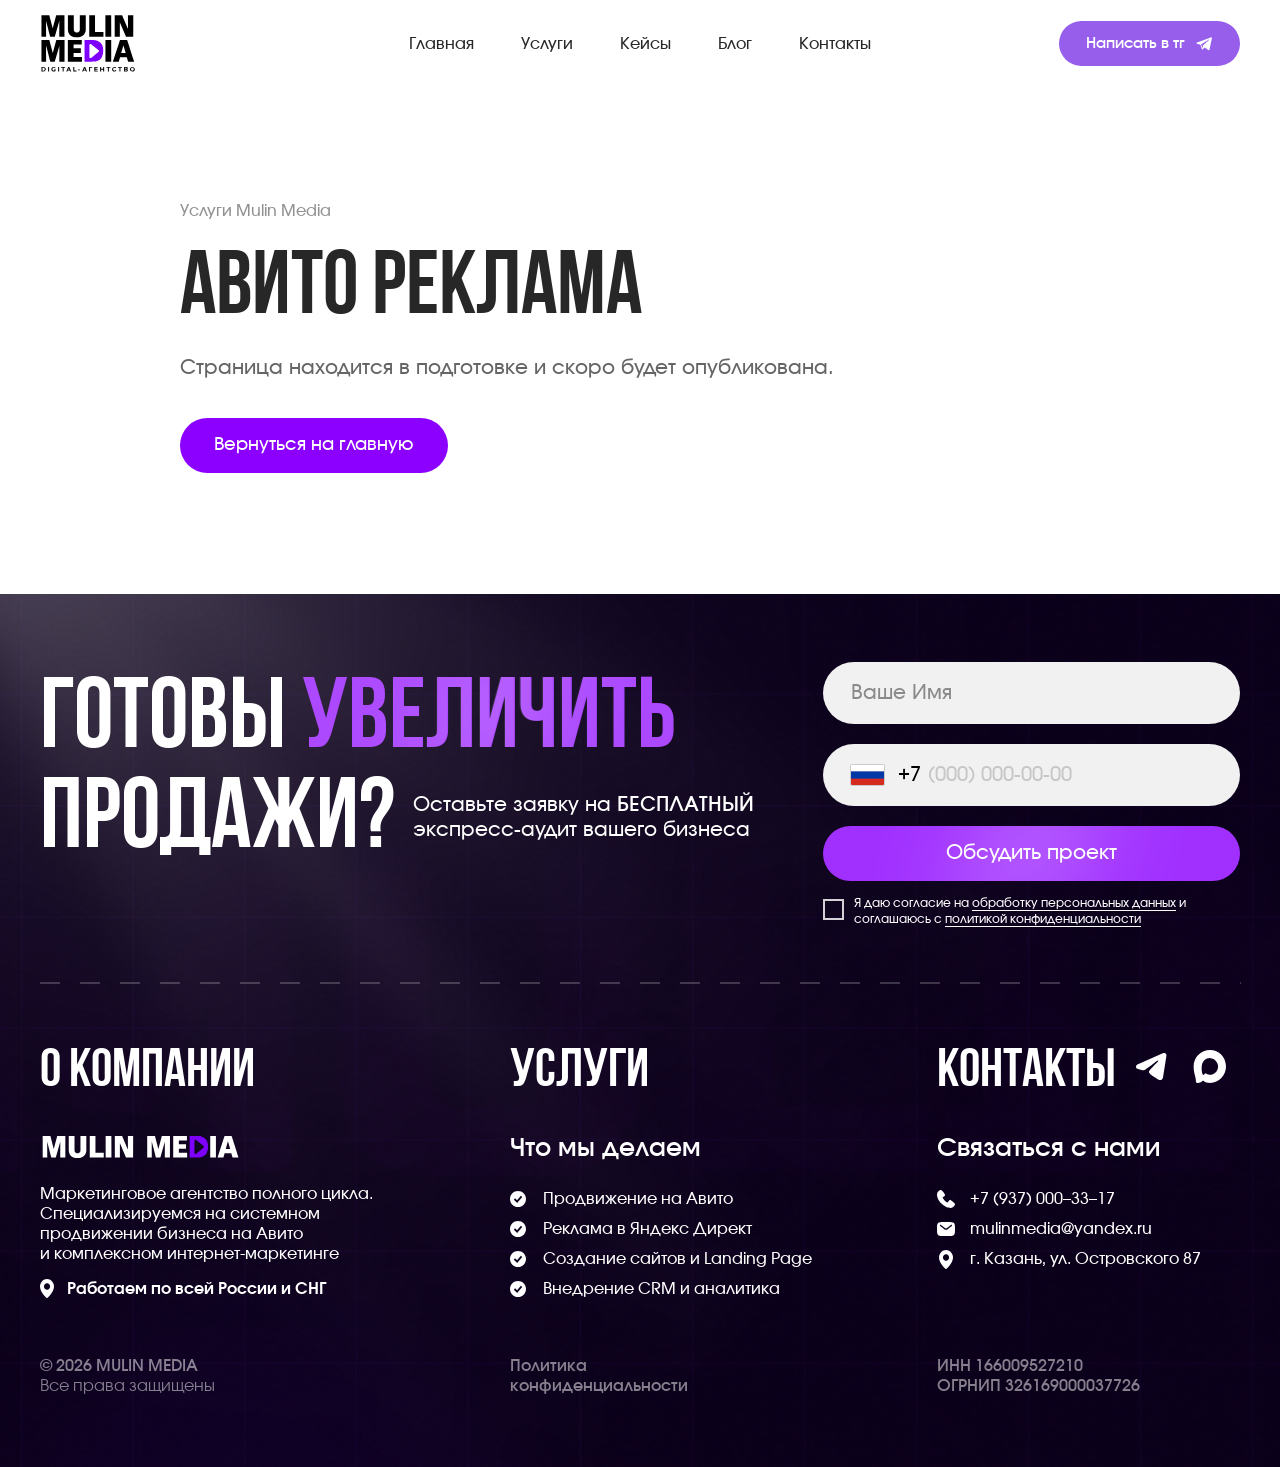
<file: avito-ads.html>
<!doctype html>
<html lang="ru">
  <head>
    <meta charset="UTF-8">
    <meta name="viewport" content="width=device-width, initial-scale=1.0">
    <meta name="robots" content="noindex, follow, noarchive">
    <meta name="description" content="Страница услуги Авито Реклама находится в подготовке.">
    <title>Авито Реклама — Mulin Media</title>
    <meta name="author" content="Mulin Media">
    <meta name="theme-color" content="#ffffff">
    <link rel="canonical" href="https://mulinmedia.ru/avito-ads.html">
    <meta property="og:locale" content="ru_RU">
    <meta property="og:type" content="website">
    <meta property="og:site_name" content="Mulin Media">
    <meta property="og:title" content="Авито Реклама — Mulin Media">
    <meta property="og:description" content="Страница услуги Авито Реклама находится в подготовке.">
    <meta property="og:url" content="https://mulinmedia.ru/avito-ads.html">
    <meta property="og:image" content="https://mulinmedia.ru/assets/images/seo/og-default.png">
    <meta name="twitter:card" content="summary_large_image">
    <meta name="twitter:title" content="Авито Реклама — Mulin Media">
    <meta name="twitter:description" content="Страница услуги Авито Реклама находится в подготовке.">
    <meta name="twitter:image" content="https://mulinmedia.ru/assets/images/seo/og-default.png">
    <link rel="icon" href="./assets/favicon.svg?v=2" type="image/svg+xml">
    <link rel="apple-touch-icon" href="./assets/images/seo/apple-touch-icon.png">
    <link rel="manifest" href="./site.webmanifest">
    <link rel="preload" href="./assets/fonts/bebas-neue-cyrillic/BebasNeueCyrillic.ttf" as="font" type="font/ttf" crossorigin fetchpriority="high">
    <link rel="preload" href="./assets/fonts/involve/Involve-Regular.ttf" as="font" type="font/ttf" crossorigin fetchpriority="high">
    <link rel="preload" href="./assets/fonts/involve/Involve-Medium.ttf" as="font" type="font/ttf" crossorigin>
    <link rel="preload" href="./assets/fonts/involve/Involve-SemiBold.ttf" as="font" type="font/ttf" crossorigin>
    <link rel="stylesheet" href="./css/legal-placeholder.css">
  </head>
  <body class="placeholder-page" data-layout-page="avito-ads">
    <a class="skip-link" href="#main-content">Перейти к содержимому</a>
    <div class="site">
      <div data-layout-header></div>
      <main class="legal-placeholder" id="main-content">
        <section class="legal-placeholder__content container" aria-labelledby="page-title">
          <p class="legal-placeholder__eyebrow">Услуги Mulin Media</p>
          <h1 id="page-title">Авито Реклама</h1>
          <p class="legal-placeholder__copy">Страница находится в подготовке и скоро будет опубликована.</p>
          <a class="legal-placeholder__back" href="./index.html">Вернуться на главную</a>
        </section>
      </main>
      <div data-layout-footer></div>
    </div>
    <script type="module" src="./js/placeholder-main.js"></script>
  </body>
</html>
</file>
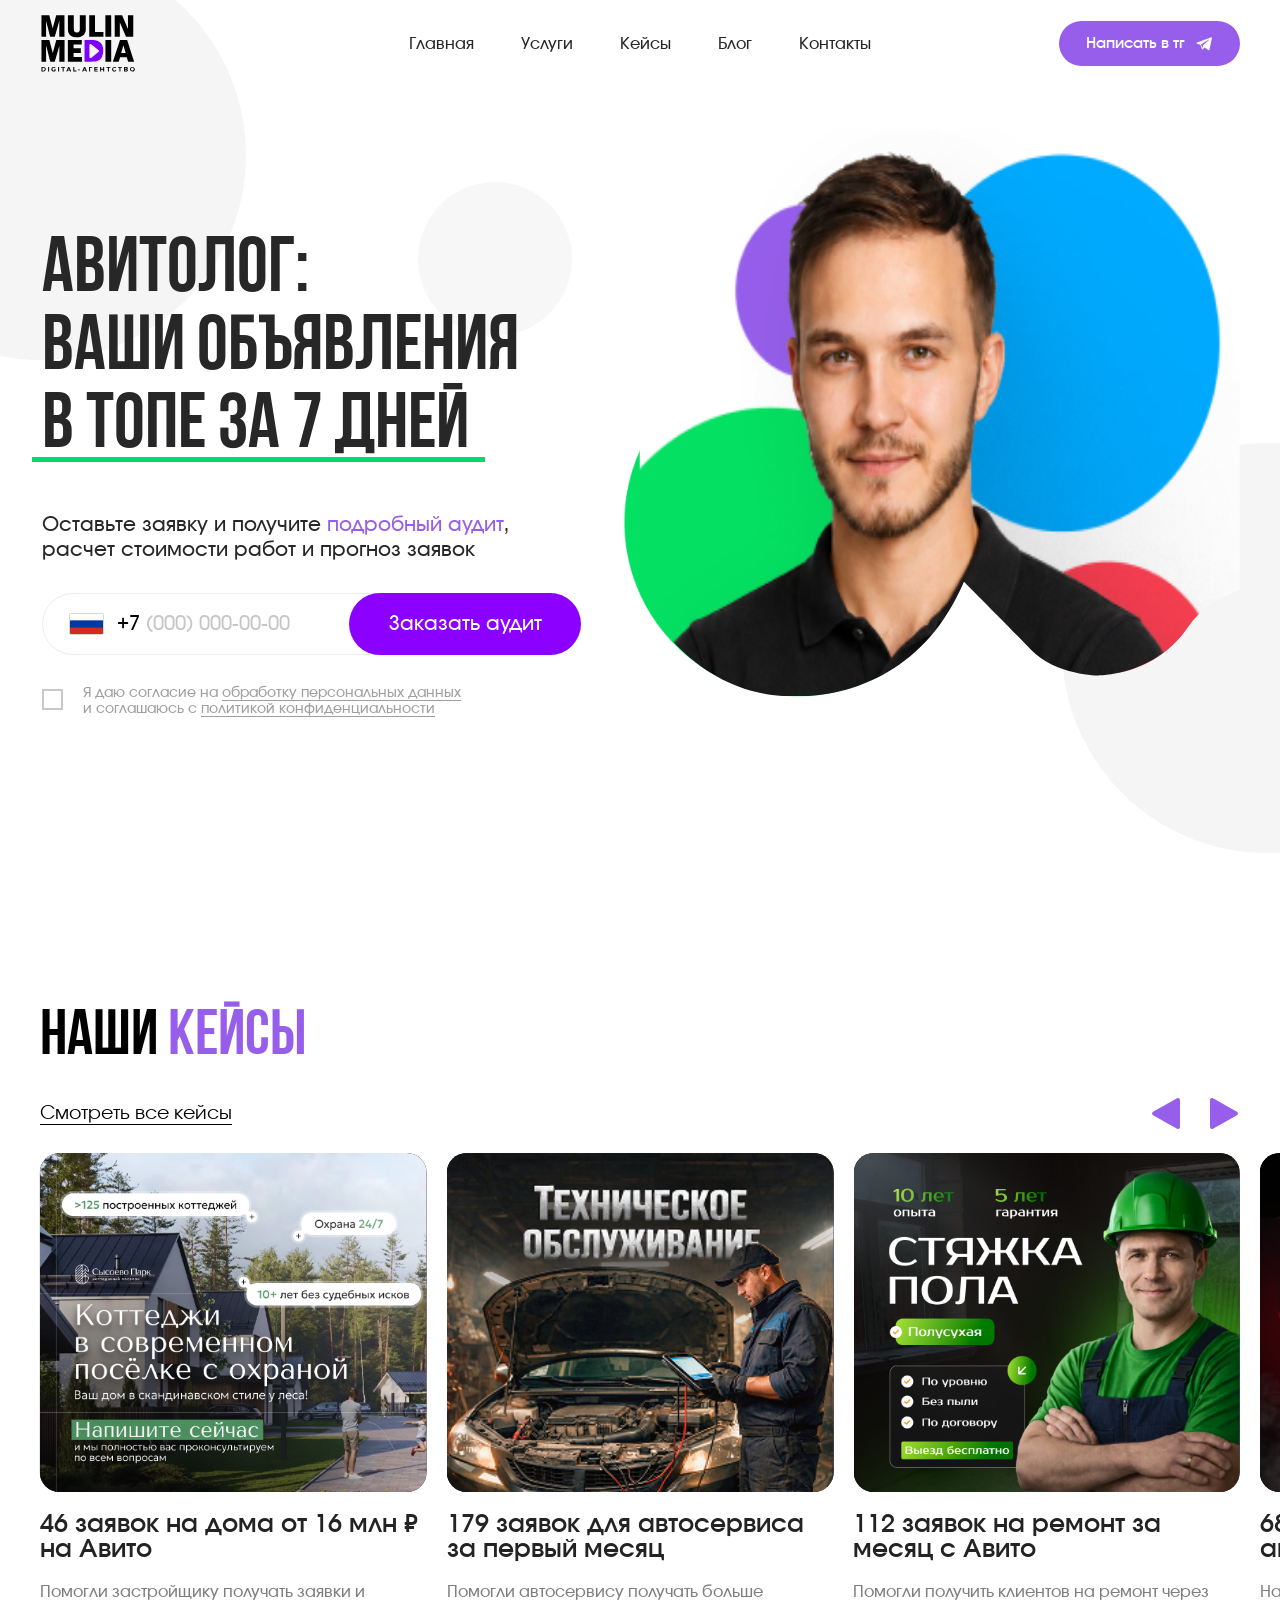
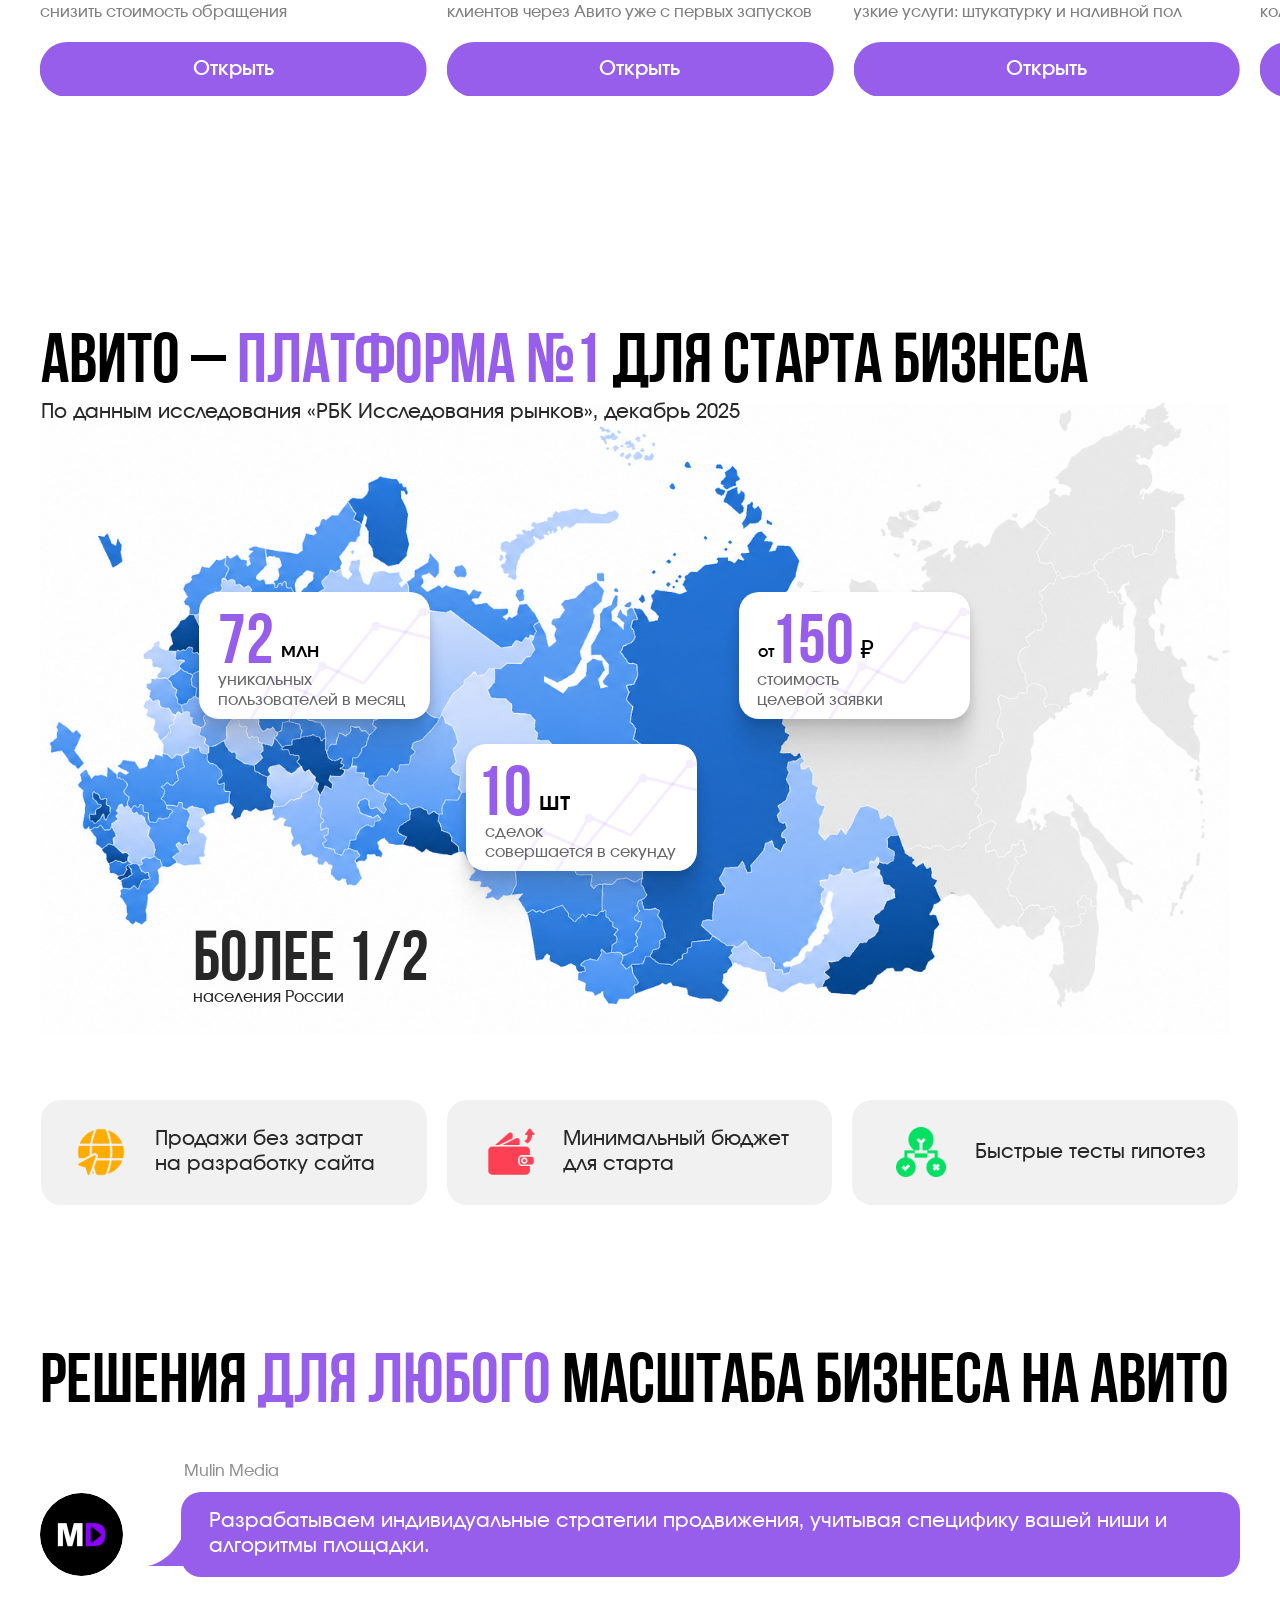
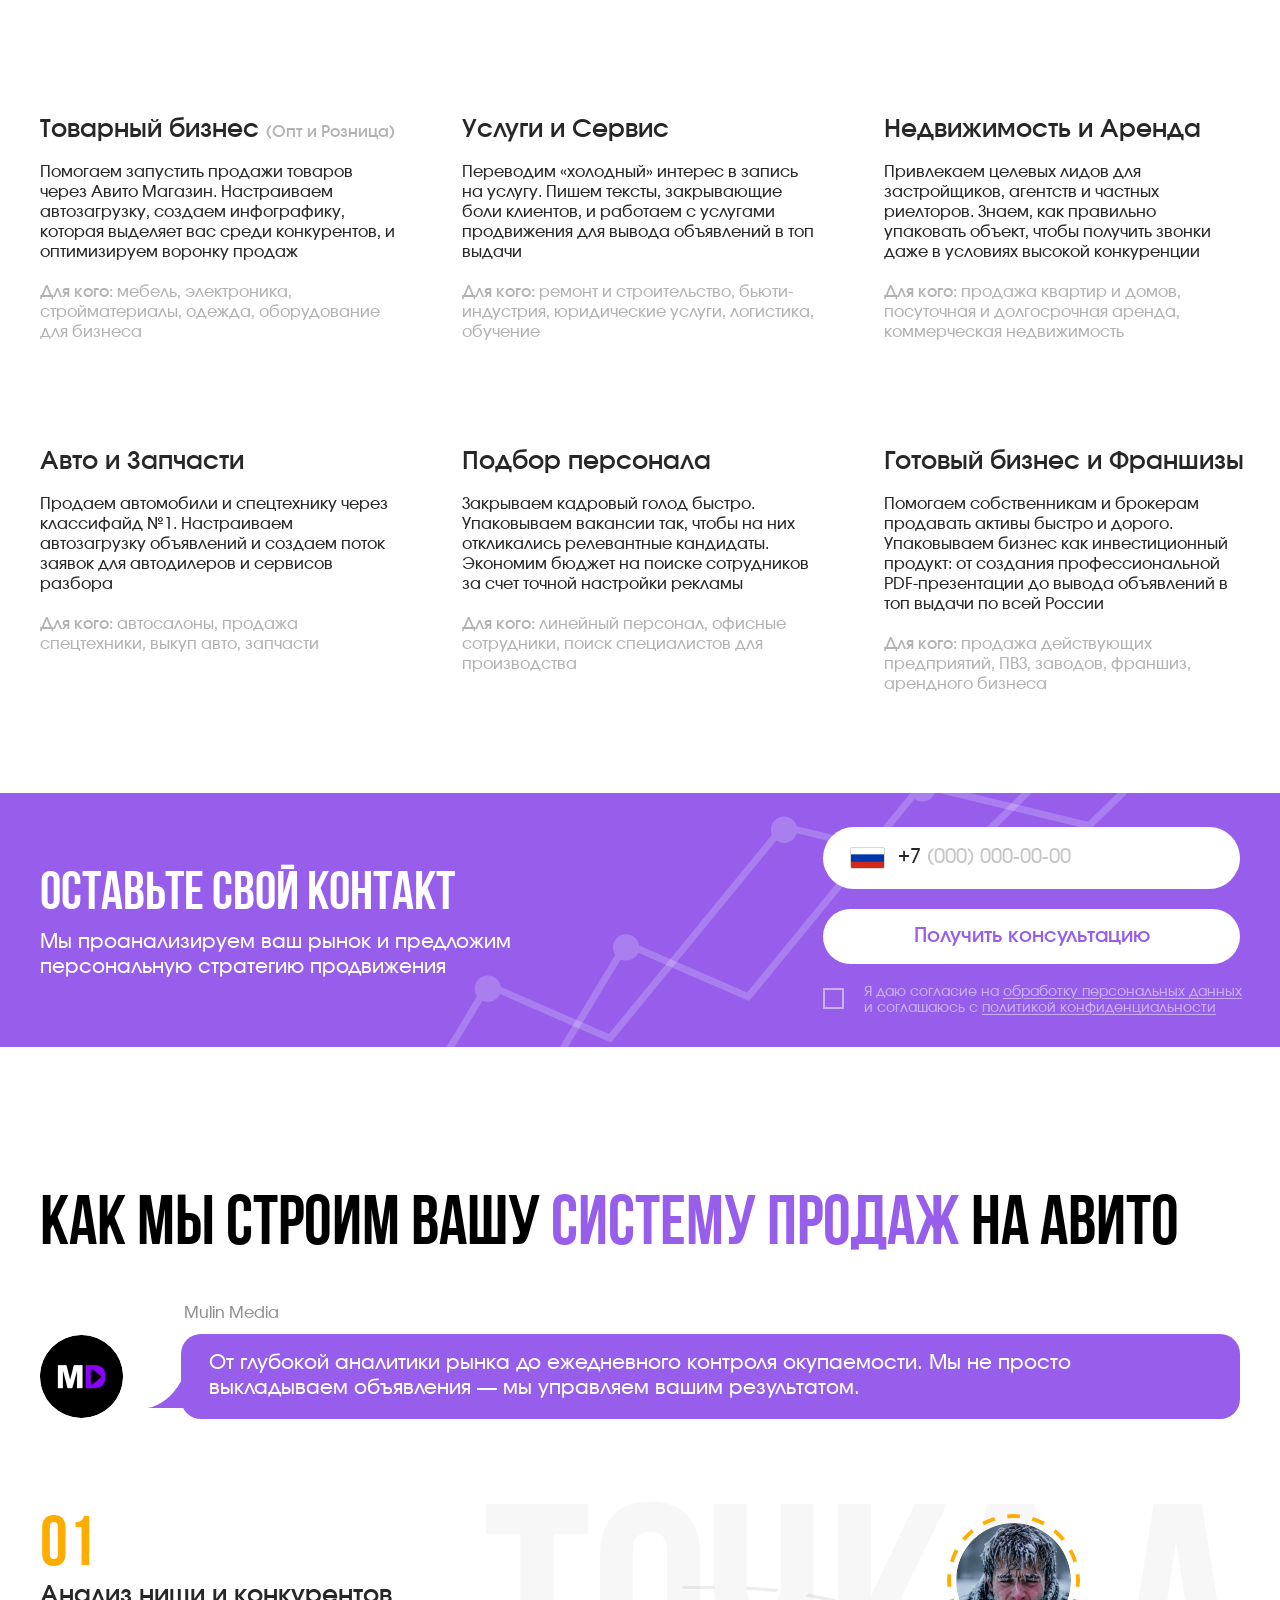
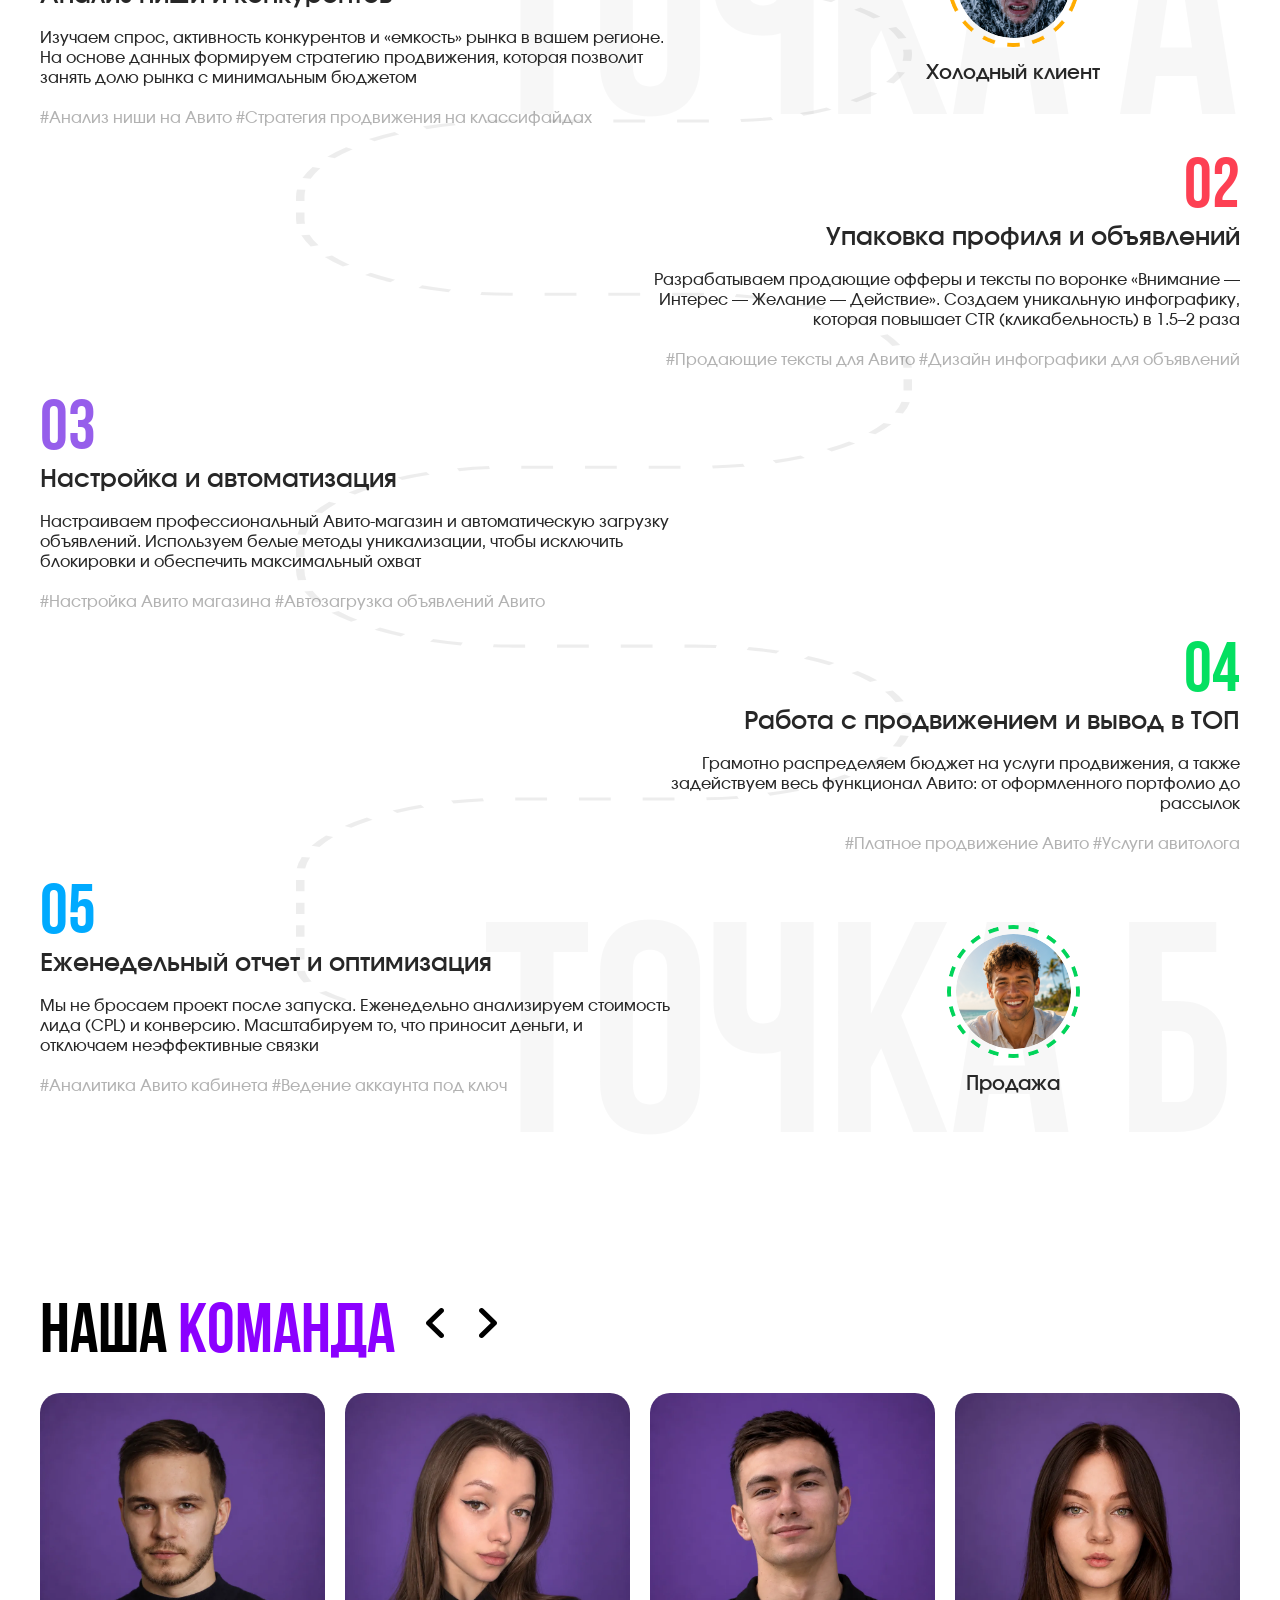
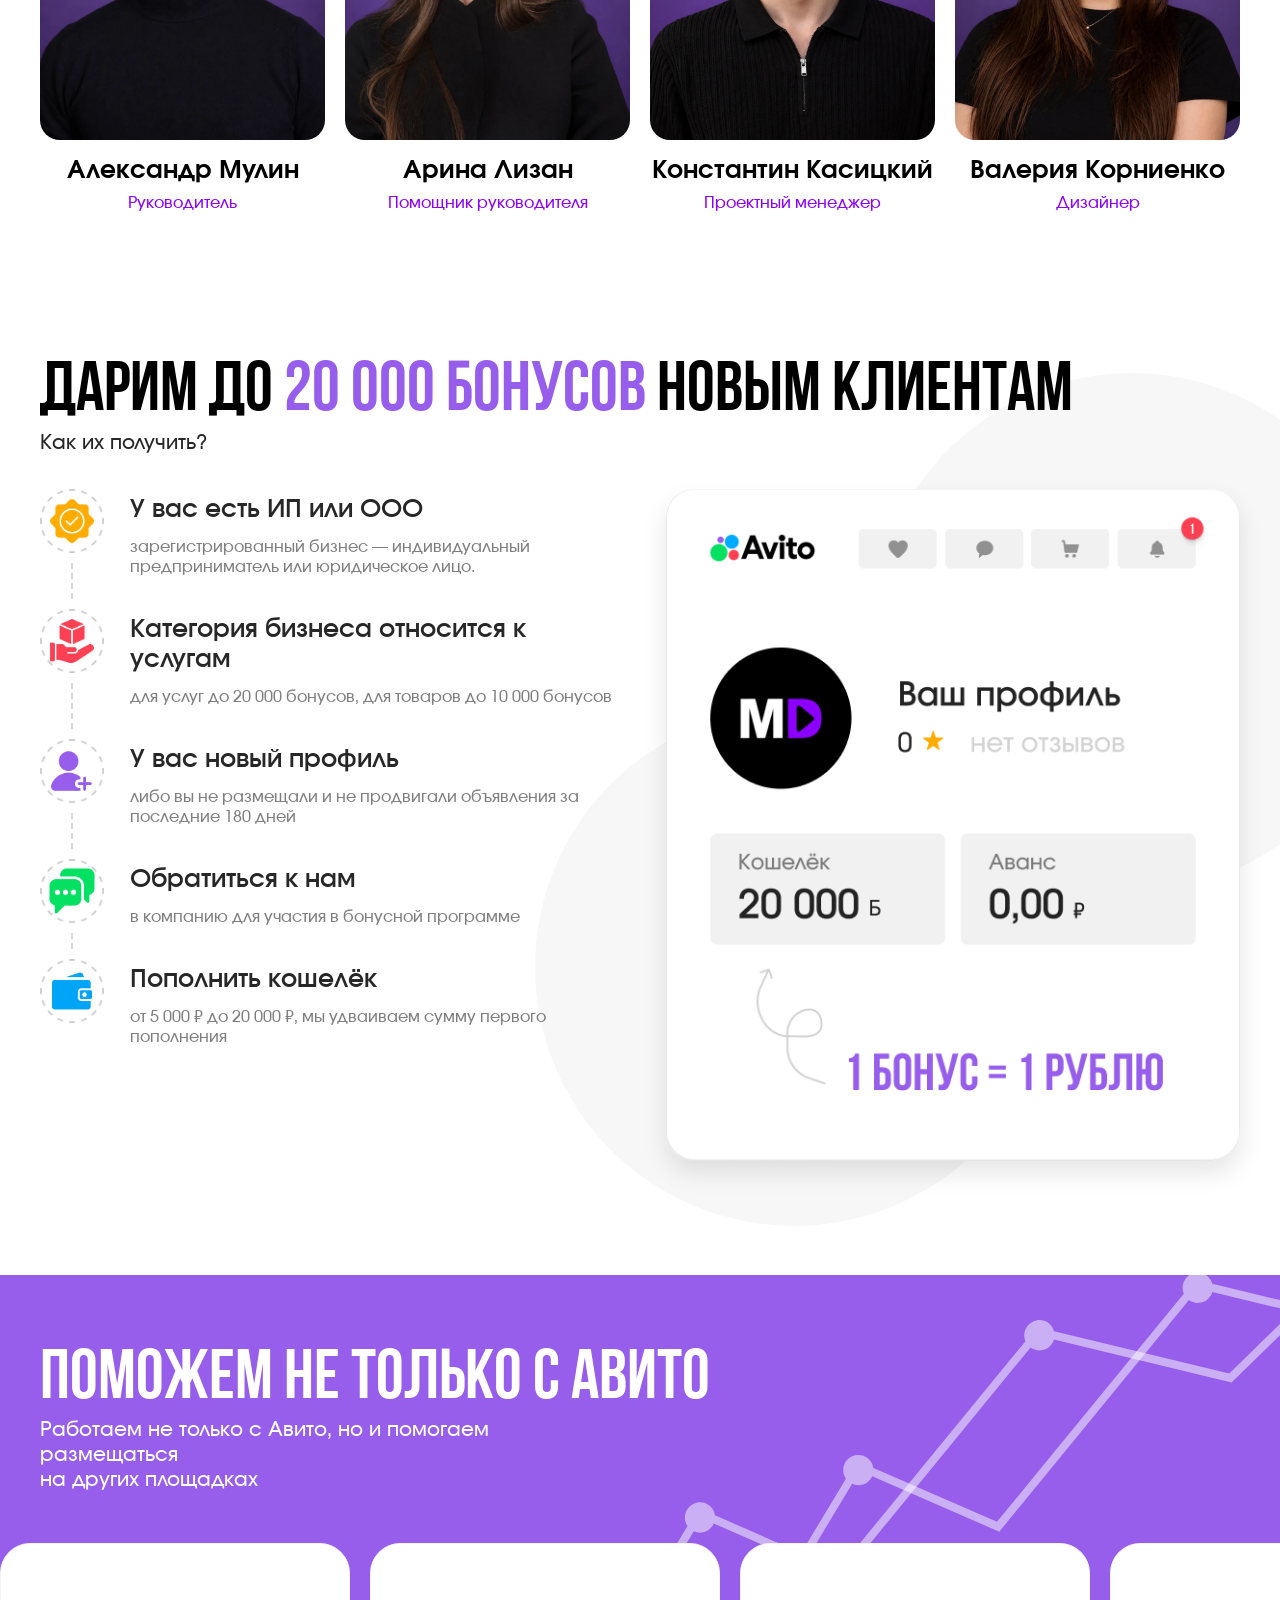
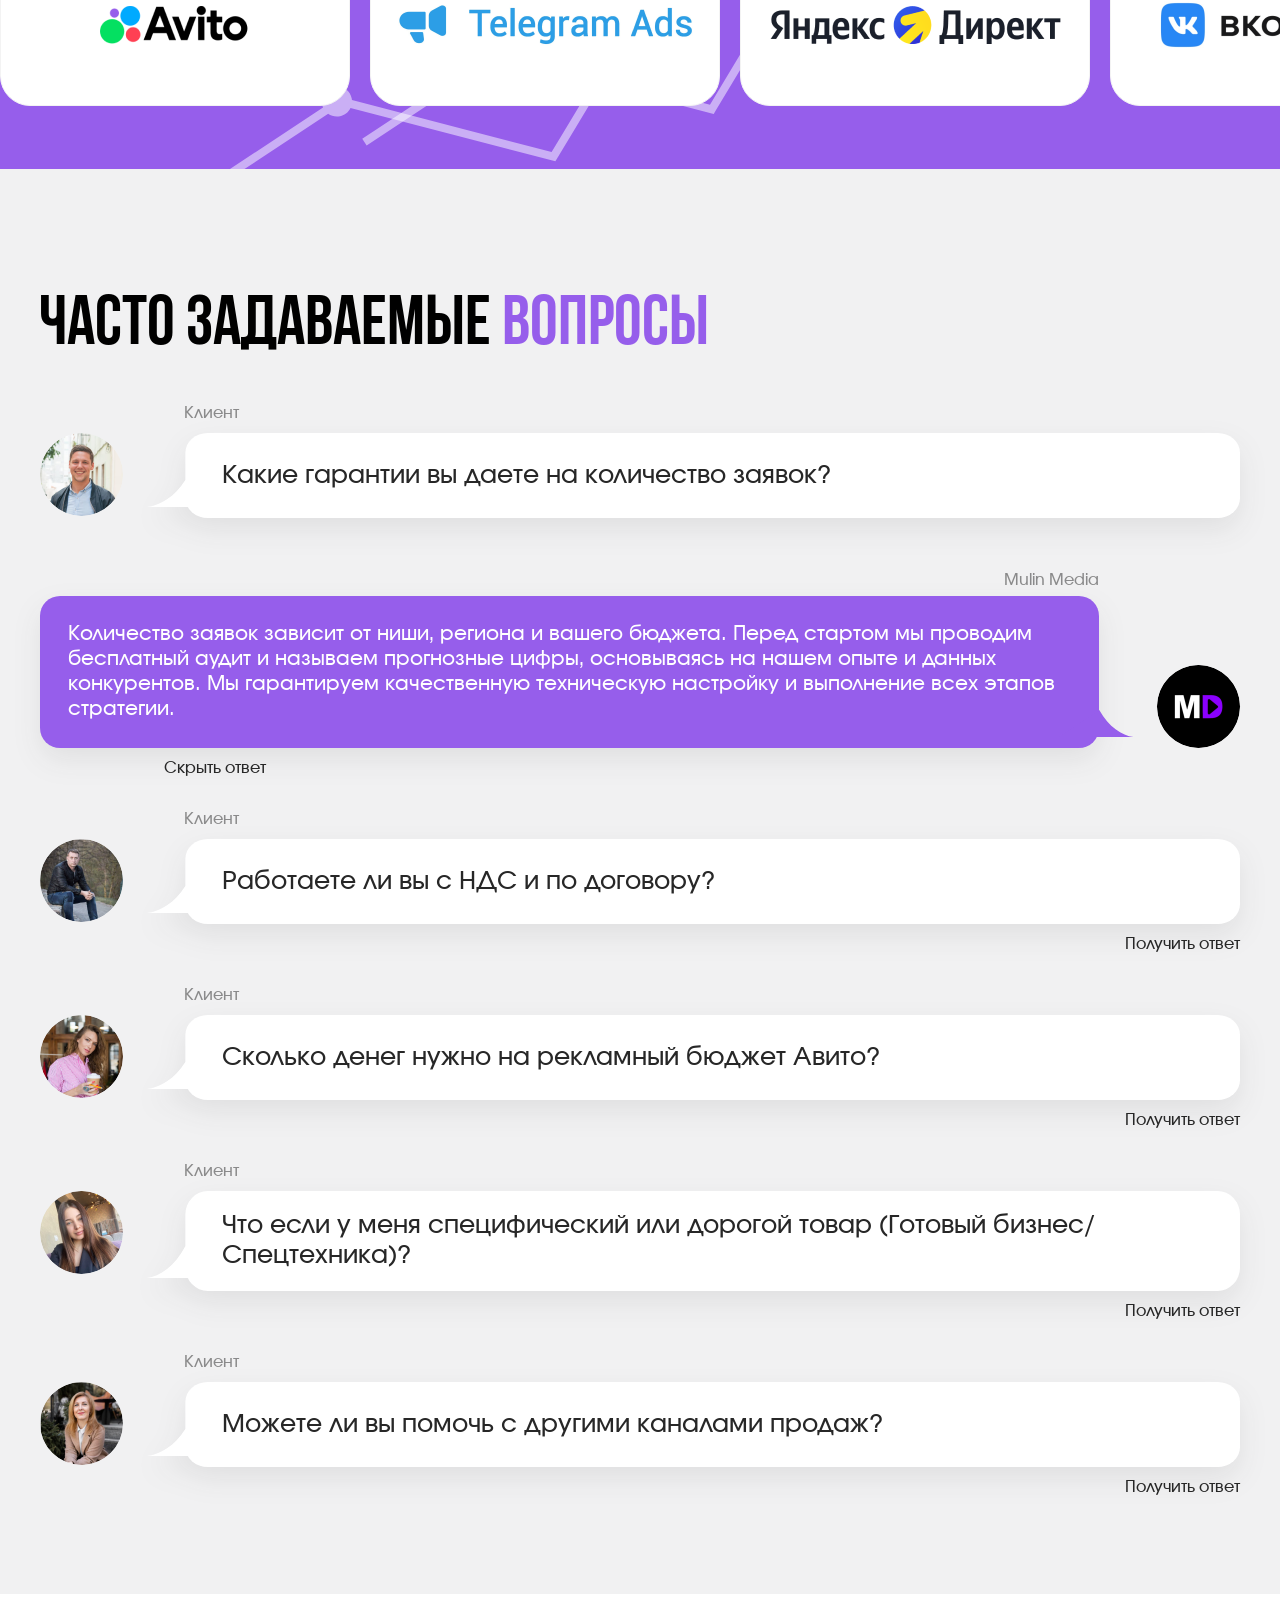
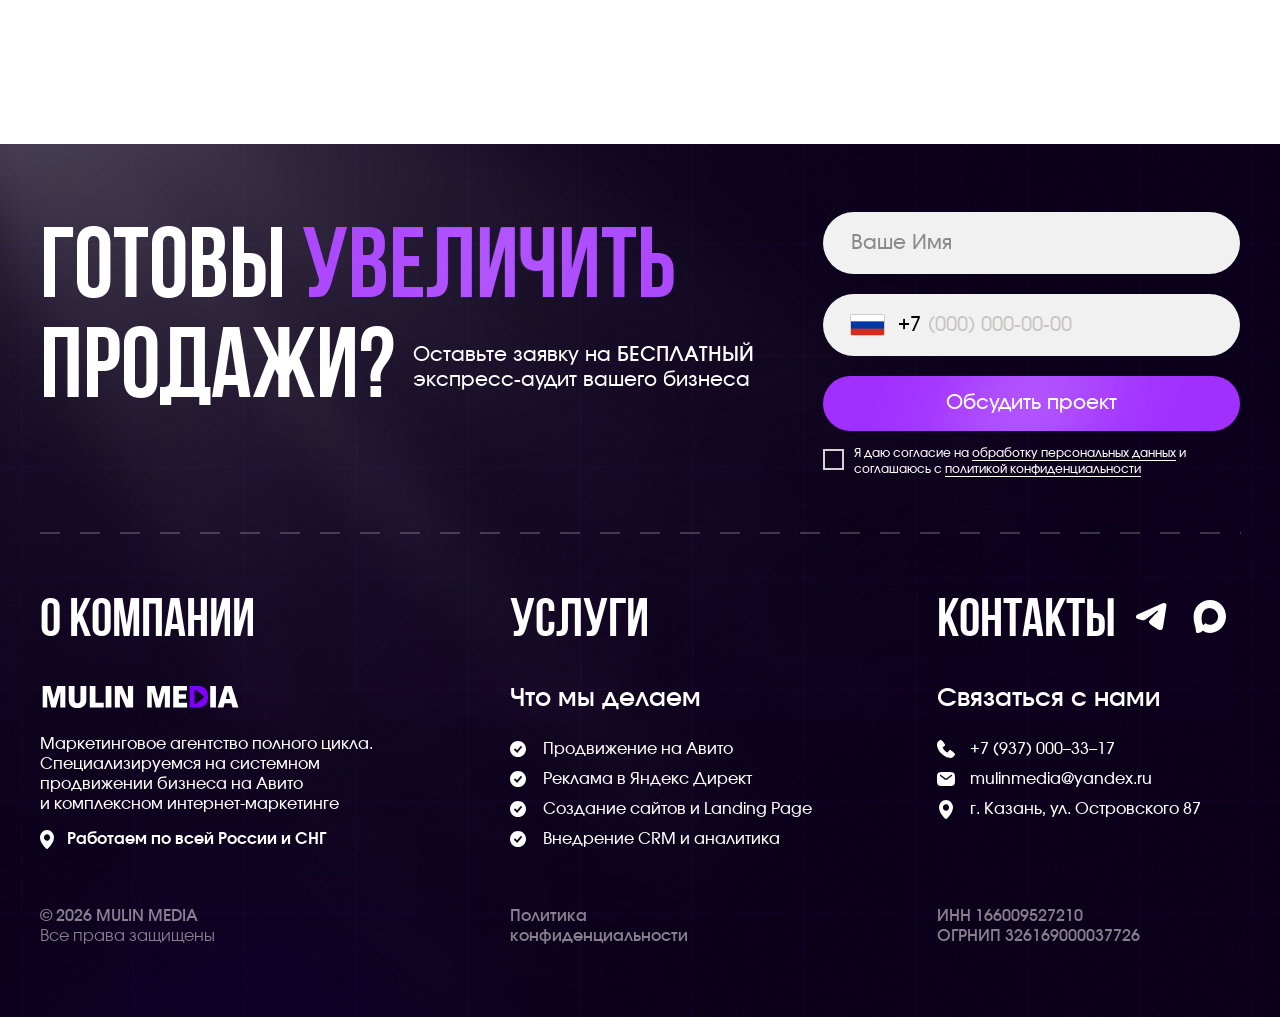
<file: avito.html>
<!doctype html>
<html lang="ru">
  <head>
    <meta charset="UTF-8">
    <meta name="viewport" content="width=device-width, initial-scale=1.0">
    <title>Продвижение на Авито под ключ — Mulin Media</title>
    <meta name="description" content="Продвижение бизнеса на Авито под ключ: стратегия, упаковка профиля и объявлений, автозагрузка, вывод в топ, аналитика и ведение от Mulin Media.">
    <meta name="robots" content="index, follow, max-image-preview:large, max-snippet:-1, max-video-preview:-1">
    <meta name="author" content="Mulin Media">
    <meta name="theme-color" content="#ffffff">
    <link rel="canonical" href="https://mulinmedia.ru/avito.html">
    <link rel="alternate" hreflang="ru-RU" href="https://mulinmedia.ru/avito.html">
    <link rel="alternate" hreflang="x-default" href="https://mulinmedia.ru/avito.html">
    <meta property="og:locale" content="ru_RU">
    <meta property="og:type" content="website">
    <meta property="og:site_name" content="Mulin Media">
    <meta property="og:title" content="Продвижение на Авито под ключ — Mulin Media">
    <meta property="og:description" content="Стратегия, упаковка объявлений, автозагрузка, продвижение и аналитика Авито для системного потока заявок.">
    <meta property="og:url" content="https://mulinmedia.ru/avito.html">
    <meta property="og:image" content="https://mulinmedia.ru/assets/images/seo/og-default.png">
    <meta property="og:image:secure_url" content="https://mulinmedia.ru/assets/images/seo/og-default.png">
    <meta property="og:image:type" content="image/png">
    <meta property="og:image:width" content="1200">
    <meta property="og:image:height" content="630">
    <meta property="og:image:alt" content="Продвижение на Авито от Mulin Media">
    <meta name="twitter:card" content="summary_large_image">
    <meta name="twitter:title" content="Продвижение на Авито под ключ — Mulin Media">
    <meta name="twitter:description" content="Стратегия, упаковка объявлений, автозагрузка, продвижение и аналитика Авито для системного потока заявок.">
    <meta name="twitter:image" content="https://mulinmedia.ru/assets/images/seo/og-default.png">
    <meta name="twitter:image:alt" content="Продвижение на Авито от Mulin Media">
    <link rel="icon" href="./assets/favicon.svg?v=2" type="image/svg+xml">
    <link rel="apple-touch-icon" href="./assets/images/seo/apple-touch-icon.png">
    <link rel="manifest" href="./site.webmanifest">
    <script type="application/ld+json">
      {
        "@context": "https://schema.org",
        "@graph": [
          {
            "@type": "WebPage",
            "@id": "https://mulinmedia.ru/avito.html#webpage",
            "url": "https://mulinmedia.ru/avito.html",
            "name": "Продвижение на Авито под ключ — Mulin Media",
            "description": "Продвижение бизнеса на Авито: стратегия, упаковка, автоматизация, аналитика и ведение.",
            "inLanguage": "ru-RU",
            "isPartOf": {"@id": "https://mulinmedia.ru/#website"},
            "about": {"@id": "https://mulinmedia.ru/avito.html#service"},
            "breadcrumb": {"@id": "https://mulinmedia.ru/avito.html#breadcrumb"}
          },
          {
            "@type": "Service",
            "@id": "https://mulinmedia.ru/avito.html#service",
            "name": "Продвижение на Авито под ключ",
            "serviceType": "Продвижение бизнеса на Авито",
            "url": "https://mulinmedia.ru/avito.html",
            "description": "Стратегия продвижения, упаковка профиля и объявлений, автоматизация публикаций, вывод в топ и аналитика.",
            "provider": {"@id": "https://mulinmedia.ru/#organization"},
            "areaServed": {"@type": "Country", "name": "Россия"}
          },
          {
            "@type": "BreadcrumbList",
            "@id": "https://mulinmedia.ru/avito.html#breadcrumb",
            "itemListElement": [
              {"@type": "ListItem", "position": 1, "name": "Главная", "item": "https://mulinmedia.ru/"},
              {"@type": "ListItem", "position": 2, "name": "Продвижение на Авито", "item": "https://mulinmedia.ru/avito.html"}
            ]
          },
          {
            "@type": "FAQPage",
            "@id": "https://mulinmedia.ru/avito.html#faq",
            "mainEntity": [
              {
                "@type": "Question",
                "name": "Какие гарантии вы даете на количество заявок?",
                "acceptedAnswer": {"@type": "Answer", "text": "Количество заявок зависит от ниши, региона и бюджета. Перед стартом Mulin Media проводит бесплатный аудит и называет прогнозные цифры на основе опыта и данных конкурентов, а также гарантирует качественную техническую настройку и выполнение этапов стратегии."}
              },
              {
                "@type": "Question",
                "name": "Работаете ли вы с НДС и по договору?",
                "acceptedAnswer": {"@type": "Answer", "text": "Да, работаем официально по договору, фиксируем объем работ, сроки и отчетность. Предоставляем закрывающие документы."}
              },
              {
                "@type": "Question",
                "name": "Сколько денег нужно на рекламный бюджет Авито?",
                "acceptedAnswer": {"@type": "Answer", "text": "Бюджет зависит от категории и региона. После аудита предлагаем минимальный тестовый бюджет и сценарий масштабирования."}
              },
              {
                "@type": "Question",
                "name": "Что если у меня специфический или дорогой товар?",
                "acceptedAnswer": {"@type": "Answer", "text": "Для готового бизнеса, спецтехники и дорогих товаров отдельно изучаем спрос и цикл сделки, а объявления строим вокруг доверия и квалификации лида."}
              },
              {
                "@type": "Question",
                "name": "Можете ли вы помочь с другими каналами продаж?",
                "acceptedAnswer": {"@type": "Answer", "text": "Да. Подключаем Яндекс Директ, Telegram Ads, ВКонтакте, сайты и CRM, чтобы каналы работали как единая система."}
              }
            ]
          }
        ]
      }
    </script>
    <link rel="preload" href="./assets/fonts/bebas-neue-cyrillic/BebasNeueCyrillic.ttf" as="font" type="font/ttf" crossorigin fetchpriority="high">
    <link rel="preload" href="./assets/fonts/involve/Involve-Regular.ttf" as="font" type="font/ttf" crossorigin fetchpriority="high">
    <link rel="preload" href="./assets/fonts/involve/Involve-Medium.ttf" as="font" type="font/ttf" crossorigin>
    <link rel="preload" href="./assets/fonts/involve/Involve-SemiBold.ttf" as="font" type="font/ttf" crossorigin>
    <link rel="stylesheet" href="./css/avito.css">
  </head>
  <body class="avito-page" data-layout-page="avito">
    <a class="skip-link" href="#main-content">Перейти к содержимому</a>

    <div class="site">
      <section class="avito-hero service-hero" aria-labelledby="avito-hero-title">
        <span class="avito-hero__ellipse avito-hero__ellipse--left" aria-hidden="true"></span>
        <span class="avito-hero__ellipse avito-hero__ellipse--middle" aria-hidden="true"></span>
        <span class="avito-hero__ellipse avito-hero__ellipse--right" aria-hidden="true"></span>

        <div data-layout-header></div>

        <div class="avito-hero__container avito-container">
          <div class="avito-hero__content">
            <h1 class="avito-hero__title" id="avito-hero-title">
              Авитолог:<br>
              ваши объявления<br>
              <span>в топе за 7 дней</span>
            </h1>
            <p class="avito-hero__description">Оставьте заявку и получите <span>подробный аудит</span>, расчет стоимости работ и прогноз заявок</p>

            <form class="lead-form lead-form--light avito-hero__form" action="#" method="post" novalidate>
              <div class="lead-form__controls">
                <label class="visually-hidden" for="avito-hero-phone">Номер телефона</label>
                <div class="lead-form__phone-field">
                  <img class="lead-form__flag" src="./assets/images/form/flag-ru-desktop.png" width="33" height="20" alt="Россия">
                  <span class="lead-form__prefix" aria-hidden="true">+7</span>
                  <input class="lead-form__input" id="avito-hero-phone" name="phone" type="tel" inputmode="tel" autocomplete="tel" placeholder="(000) 000-00-00" aria-describedby="avito-hero-error" required>
                </div>
                <button class="lead-form__submit" type="submit">Заказать аудит</button>
              </div>
              <label class="lead-form__consent">
                <input class="lead-form__checkbox" type="checkbox" name="consent" required>
                <span class="lead-form__checkbox-mark" aria-hidden="true"></span>
                <span class="lead-form__consent-text">Я даю согласие на <a href="./personal-data.html">обработку персональных данных</a> и соглашаюсь с <a href="./privacy.html">политикой конфиденциальности</a></span>
              </label>
              <p class="lead-form__error" id="avito-hero-error" role="status" aria-live="polite"></p>
            </form>
          </div>

          <div class="avito-hero__visual" aria-hidden="true">
            <span class="avito-hero__circles"></span>
            <picture class="avito-hero__person">
              <source media="(max-width: 640px)" srcset="./assets/images/avito/hero/visual-mobile.png">
              <img src="./assets/images/avito/hero/person-desktop.png" width="799" height="991" alt="" fetchpriority="high" decoding="async">
            </picture>
          </div>
        </div>
      </section>

      <main id="main-content">
        <div data-layout-cases></div>
        <section class="avito-platform" aria-labelledby="avito-platform-title">
          <div class="avito-platform__container avito-container">
            <h2 class="avito-title avito-platform__title" id="avito-platform-title">Авито – <span>платформа №1</span> для старта бизнеса</h2>
            <p class="avito-platform__source">По данным исследования «РБК Исследования рынков», декабрь 2025</p>

            <div class="avito-platform__map-wrap">
              <picture><img loading="lazy" decoding="async" class="avito-platform__map" src="./assets/images/avito/platform/platform-map.png" width="1199" height="632" alt="Карта России со статистикой аудитории Авито"></picture>
              <dl class="avito-platform__stats">
                <div class="avito-platform__stat avito-platform__stat--users"><dt><strong>72</strong><small>млн</small></dt><dd>уникальных<br>пользователей в месяц</dd></div>
                <div class="avito-platform__stat avito-platform__stat--deals"><dt><strong>10</strong><small>шт</small></dt><dd>сделок<br>совершается в секунду</dd></div>
                <div class="avito-platform__stat avito-platform__stat--price"><dt><small class="avito-platform__stat-prefix">от</small><strong>150</strong><small>₽</small></dt><dd>стоимость<br>целевой заявки</dd></div>
              </dl>
              <p class="avito-platform__half">Более 1/2 <span>населения России</span></p>
            </div>

            <ul class="avito-platform__benefits">
              <li class="avito-platform__benefit"><img loading="lazy" decoding="async" src="./assets/images/avito/platform/icon-globe.png" alt=""><span>Продажи без затрат<br>на разработку сайта</span></li>
              <li class="avito-platform__benefit"><img loading="lazy" decoding="async" src="./assets/images/avito/platform/icon-wallet.png" alt=""><span>Минимальный бюджет<br>для старта</span></li>
              <li class="avito-platform__benefit"><img loading="lazy" decoding="async" src="./assets/images/avito/platform/icon-hypotheses.png" alt=""><span>Быстрые тесты гипотез</span></li>
            </ul>
          </div>
        </section>

        <section class="avito-solutions" id="avito-solutions" aria-labelledby="avito-solutions-title">
          <div class="avito-solutions__container avito-container">
            <h2 class="avito-title" id="avito-solutions-title">Решения <span>для любого</span> масштаба бизнеса на Авито</h2>

            <div class="avito-solutions__message avito-message">
              <img loading="lazy" decoding="async" class="avito-message__avatar" src="./assets/images/avito/solutions/avatar-alexander.png" width="83" height="83" alt="Александр Мулин">
              <p class="avito-message__bubble"><span class="avito-message__desktop-copy">Разрабатываем индивидуальные стратегии продвижения, учитывая специфику вашей ниши и алгоритмы площадки.</span><span class="avito-message__mobile-copy">Разрабатываем индивидуальные стратегии продвижения, учитывая специфику нашей ниши и алгоритмы площадки</span></p>
            </div>

            <ul class="avito-solutions__list">
              <li class="avito-solutions__item"><picture><source media="(max-width: 767px)" srcset="./assets/images/avito/solutions/icon-retail-mobile.png"><img loading="lazy" decoding="async" src="./assets/images/avito/solutions/icon-retail-desktop.png" alt=""></picture><div><h3>Товарный бизнес <span>(Опт и Розница)</span></h3><p>Помогаем запустить продажи товаров через Авито Магазин. Настраиваем автозагрузку, создаем инфографику, которая выделяет вас среди конкурентов, и оптимизируем воронку продаж</p><p class="avito-solutions__for"><b>Для кого:</b> мебель, электроника, стройматериалы, одежда, оборудование для бизнеса</p></div></li>
              <li class="avito-solutions__item"><picture><source media="(max-width: 767px)" srcset="./assets/images/avito/solutions/icon-services-mobile.png"><img loading="lazy" decoding="async" src="./assets/images/avito/solutions/icon-services-desktop.png" alt=""></picture><div><h3>Услуги и Сервис</h3><p>Переводим «холодный» интерес в запись на услугу. Пишем тексты, закрывающие боли клиентов, и работаем с услугами продвижения для вывода объявлений в топ выдачи</p><p class="avito-solutions__for"><b>Для кого:</b> ремонт и строительство, бьюти-индустрия, юридические услуги, логистика, обучение</p></div></li>
              <li class="avito-solutions__item"><picture><source media="(max-width: 767px)" srcset="./assets/images/avito/solutions/icon-real-estate-mobile.png"><img loading="lazy" decoding="async" src="./assets/images/avito/solutions/icon-real-estate-desktop.png" alt=""></picture><div><h3>Недвижимость и Аренда</h3><p>Привлекаем целевых лидов для застройщиков, агентств и частных риелторов. Знаем, как правильно упаковать объект, чтобы получить звонки даже в условиях высокой конкуренции</p><p class="avito-solutions__for"><b>Для кого:</b> продажа квартир и домов, посуточная и долгосрочная аренда, коммерческая недвижимость</p></div></li>
              <li class="avito-solutions__item"><picture><source media="(max-width: 767px)" srcset="./assets/images/avito/solutions/icon-automotive-mobile.png"><img loading="lazy" decoding="async" src="./assets/images/avito/solutions/icon-automotive-desktop.png" alt=""></picture><div><h3>Авто и Запчасти</h3><p>Продаем автомобили и спецтехнику через классифайд №1. Настраиваем автозагрузку объявлений и создаем поток заявок для автодилеров и сервисов разбора</p><p class="avito-solutions__for"><b>Для кого:</b> автосалоны, продажа спецтехники, выкуп авто, запчасти</p></div></li>
              <li class="avito-solutions__item"><picture><source media="(max-width: 767px)" srcset="./assets/images/avito/solutions/icon-recruitment-mobile.png"><img loading="lazy" decoding="async" src="./assets/images/avito/solutions/icon-recruitment-desktop.png" alt=""></picture><div><h3>Подбор персонала</h3><p>Закрываем кадровый голод быстро. Упаковываем вакансии так, чтобы на них откликались релевантные кандидаты. Экономим бюджет на поиске сотрудников за счет точной настройки рекламы</p><p class="avito-solutions__for"><b>Для кого:</b> линейный персонал, офисные сотрудники, поиск специалистов для производства</p></div></li>
              <li class="avito-solutions__item avito-solutions__item--business"><picture><source media="(max-width: 767px)" srcset="./assets/images/avito/solutions/icon-franchise-mobile.png"><img loading="lazy" decoding="async" src="./assets/images/avito/solutions/icon-franchise-desktop.png" alt=""></picture><div><h3>Готовый бизнес и Франшизы</h3><p>Помогаем собственникам и брокерам продавать активы быстро и дорого. Упаковываем бизнес как инвестиционный продукт: от создания профессиональной PDF-презентации до вывода объявлений в топ выдачи по всей России</p><p class="avito-solutions__for"><b>Для кого:</b> продажа действующих предприятий, ПВЗ, заводов, франшиз, арендного бизнеса</p></div></li>
            </ul>
          </div>

          <div class="avito-solutions__cta">
            <div class="avito-solutions__cta-inner avito-container">
              <div class="avito-solutions__cta-copy">
                <h3>Оставьте <span class="avito-solutions__cta-title-line">свой контакт</span></h3>
                <p>Мы проанализируем ваш рынок и предложим персональную стратегию продвижения</p>
              </div>
              <form class="avito-inline-form" action="#" method="post" novalidate>
                <div class="avito-inline-form__row">
                  <div class="avito-inline-form__phone-field">
                    <label class="visually-hidden" for="solutions-phone">Номер телефона</label>
                    <img loading="lazy" decoding="async" class="avito-inline-form__flag" src="./assets/images/avito/solutions/flag-ru.png" width="33" height="20" alt="Россия">
                    <span class="avito-inline-form__prefix" aria-hidden="true">+7</span>
                    <input class="avito-inline-form__phone-input" id="solutions-phone" name="phone" type="tel" inputmode="tel" autocomplete="tel" placeholder="(000) 000-00-00" aria-describedby="solutions-form-error" required>
                  </div>
                  <button type="submit"><span class="avito-inline-form__desktop-label">Получить консультацию</span><span class="avito-inline-form__mobile-label">Заказать аудит</span></button>
                </div>
                <label class="avito-inline-form__consent">
                  <input class="avito-inline-form__checkbox" type="checkbox" name="consent" required>
                  <span class="avito-inline-form__checkbox-mark" aria-hidden="true"></span>
                  <span class="avito-inline-form__consent-text">Я даю согласие на <a href="./personal-data.html">обработку персональных данных</a><br class="avito-inline-form__desktop-break"> и соглашаюсь с <a href="./privacy.html">политикой конфиденциальности</a></span>
                </label>
                <p class="avito-inline-form__error" id="solutions-form-error" role="status" aria-live="polite"></p>
              </form>
            </div>
          </div>
        </section>

        <section class="avito-steps" aria-labelledby="avito-steps-title">
          <div class="avito-steps__container avito-container">
            <h2 class="avito-title" id="avito-steps-title">Как мы строим вашу <span>систему продаж</span> на Авито</h2>
            <div class="avito-steps__message avito-message">
              <img loading="lazy" decoding="async" class="avito-message__avatar" src="./assets/images/avito/steps/avatar-alexander.png" width="83" height="83" alt="Александр Мулин">
              <p class="avito-message__bubble"><span class="avito-message__desktop-copy">От глубокой аналитики рынка до ежедневного контроля окупаемости. Мы не просто выкладываем объявления — мы управляем вашим результатом.</span><span class="avito-message__mobile-copy">Разрабатываем индивидуальные стратегии продвижения, учитывая специфику нашей ниши и алгоритмы площадки</span></p>
            </div>

            <div class="avito-steps__roadmap">
              <picture><source media="(max-width: 768px)" srcset="./assets/images/avito/steps/timeline-connector-mobile.svg"><source media="(max-width: 992px)" srcset="./assets/images/avito/steps/timeline-connector-tablet.svg"><img loading="lazy" decoding="async" class="avito-steps__line" src="./assets/images/avito/steps/timeline-connector-desktop.svg" alt="" aria-hidden="true"></picture>
              <div class="avito-steps__endpoint avito-steps__endpoint--start">
                <span>
                  <picture class="avito-steps__endpoint-ring"><source media="(max-width: 767px)" srcset="./assets/images/avito/steps/endpoint-start-ring-mobile.png"><img loading="lazy" decoding="async" src="./assets/images/avito/steps/endpoint-start-ring-desktop.png" alt=""></picture>
                  <picture class="avito-steps__endpoint-photo"><source media="(max-width: 767px)" srcset="./assets/images/avito/steps/endpoint-start-photo-mobile.png"><img loading="lazy" decoding="async" src="./assets/images/avito/steps/endpoint-start-photo-desktop.png" alt=""></picture>
                </span>
                <b>Холодный клиент</b>
              </div>
              <div class="avito-steps__endpoint avito-steps__endpoint--finish">
                <span>
                  <picture class="avito-steps__endpoint-ring"><source media="(max-width: 767px)" srcset="./assets/images/avito/steps/endpoint-end-ring-mobile.png"><img loading="lazy" decoding="async" src="./assets/images/avito/steps/endpoint-end-ring-desktop.png" alt=""></picture>
                  <picture class="avito-steps__endpoint-photo"><source media="(max-width: 767px)" srcset="./assets/images/avito/steps/endpoint-end-photo-mobile.png"><img loading="lazy" decoding="async" src="./assets/images/avito/steps/endpoint-end-photo-desktop.png" alt=""></picture>
                </span>
                <b>Продажа</b>
              </div>
              <ol class="avito-steps__list">
                <li class="avito-step"><span class="avito-step__number">01</span><div><h3>Анализ ниши и конкурентов</h3><p>Изучаем спрос, активность конкурентов и «емкость» рынка в вашем регионе. На основе данных формируем стратегию продвижения, которая позволит занять долю рынка с минимальным бюджетом</p><small>#Анализ ниши на Авито #Стратегия продвижения на классифайдах</small></div></li>
                <li class="avito-step"><span class="avito-step__number">02</span><div><h3>Упаковка профиля и объявлений</h3><p>Разрабатываем продающие офферы и тексты по воронке «Внимание — Интерес — Желание — Действие». Создаем уникальную инфографику, которая повышает CTR (кликабельность) в 1.5–2 раза</p><small>#Продающие тексты для Авито #Дизайн инфографики для объявлений</small></div></li>
                <li class="avito-step"><span class="avito-step__number">03</span><div><h3>Настройка и автоматизация</h3><p>Настраиваем профессиональный Авито-магазин и автоматическую загрузку объявлений. Используем белые методы уникализации, чтобы исключить блокировки и обеспечить максимальный охват</p><small>#Настройка Авито магазина #Автозагрузка объявлений Авито</small></div></li>
                <li class="avito-step"><span class="avito-step__number">04</span><div><h3>Работа с продвижением и вывод в ТОП</h3><p>Грамотно распределяем бюджет на услуги продвижения, а также задействуем весь функционал Авито: от оформленного портфолио до рассылок</p><small>#Платное продвижение Авито #Услуги авитолога</small></div></li>
                <li class="avito-step"><span class="avito-step__number">05</span><div><h3>Еженедельный отчет и оптимизация</h3><p>Мы не бросаем проект после запуска. Еженедельно анализируем стоимость лида (CPL) и конверсию. Масштабируем то, что приносит деньги, и отключаем неэффективные связки</p><small>#Аналитика Авито кабинета #Ведение аккаунта под ключ</small></div></li>
              </ol>
            </div>
          </div>
        </section>

        <div class="content-showcase content-showcase--team-only">
          <section class="team" aria-labelledby="team-title" data-team>
            <div class="team__container container">
              <h2 class="team__title" id="team-title">Наша <span>команда</span></h2>

              <div class="team__controls" aria-label="Переключение сотрудников">
                <button class="team__control team__control--prev" type="button" data-team-prev aria-label="Предыдущий сотрудник">
                  <img loading="lazy" decoding="async" class="team__arrow team__arrow--desktop" src="./assets/images/team/arrow-prev-desktop.svg" width="18" height="30" alt="">
                  <img loading="lazy" decoding="async" class="team__arrow team__arrow--mobile" src="./assets/images/team/arrow-prev-mobile.svg" width="18" height="30" alt="">
                </button>
                <button class="team__control team__control--next" type="button" data-team-next aria-label="Следующий сотрудник">
                  <img loading="lazy" decoding="async" class="team__arrow team__arrow--desktop" src="./assets/images/team/arrow-next-desktop.svg" width="18" height="30" alt="">
                  <img loading="lazy" decoding="async" class="team__arrow team__arrow--mobile" src="./assets/images/team/arrow-next-mobile.svg" width="18" height="30" alt="">
                </button>
              </div>

              <div class="team__viewport" aria-live="polite">
                <ul class="team__list">
                  <li class="team__item is-active" data-team-slide>
                    <article class="team-card">
                      <div class="team-card__photo">
                        <img loading="lazy" decoding="async" class="team-card__image" src="./assets/images/team/members/alexander-mulin.webp" width="900" height="1117" alt="Александр Мулин">
                      </div>
                      <div class="team-card__info">
                        <h3 class="team-card__name">Александр Мулин</h3>
                        <p class="team-card__role">Руководитель</p>
                      </div>
                    </article>
                  </li>

                  <li class="team__item" data-team-slide>
                    <article class="team-card">
                      <div class="team-card__photo">
                        <img loading="lazy" decoding="async" class="team-card__image" src="./assets/images/team/members/arina-lizan.webp" width="900" height="1125" alt="Арина Лизан">
                      </div>
                      <div class="team-card__info">
                        <h3 class="team-card__name">Арина Лизан</h3>
                        <p class="team-card__role">Помощник руководителя</p>
                      </div>
                    </article>
                  </li>

                  <li class="team__item" data-team-slide>
                    <article class="team-card">
                      <div class="team-card__photo">
                        <img loading="lazy" decoding="async" class="team-card__image" src="./assets/images/team/members/konstantin-kasitskiy.webp" width="900" height="1125" alt="Константин Касицкий">
                      </div>
                      <div class="team-card__info">
                        <h3 class="team-card__name">Константин Касицкий</h3>
                        <p class="team-card__role">Проектный менеджер</p>
                      </div>
                    </article>
                  </li>

                  <li class="team__item" data-team-slide>
                    <article class="team-card">
                      <div class="team-card__photo">
                        <img loading="lazy" decoding="async" class="team-card__image" src="./assets/images/team/members/valeria-kornienko.webp" width="900" height="1117" alt="Валерия Корниенко">
                      </div>
                      <div class="team-card__info">
                        <h3 class="team-card__name">Валерия Корниенко</h3>
                        <p class="team-card__role">Дизайнер</p>
                      </div>
                    </article>
                  </li>

                  <li class="team__item" data-team-slide>
                    <article class="team-card">
                      <div class="team-card__photo">
                        <img loading="lazy" decoding="async" class="team-card__image" src="./assets/images/team/members/maxim-saveliev.webp" width="900" height="1125" alt="Максим Савельев">
                      </div>
                      <div class="team-card__info">
                        <h3 class="team-card__name">Максим Савельев</h3>
                        <p class="team-card__role">Авитолог</p>
                      </div>
                    </article>
                  </li>

                  <li class="team__item" data-team-slide>
                    <article class="team-card">
                      <div class="team-card__photo">
                        <img loading="lazy" decoding="async" class="team-card__image" src="./assets/images/team/members/dmitry-ivanov.webp" width="845" height="1125" alt="Дмитрий Иванов">
                      </div>
                      <div class="team-card__info">
                        <h3 class="team-card__name">Дмитрий Иванов</h3>
                        <p class="team-card__role">Таргетолог</p>
                      </div>
                    </article>
                  </li>

                  <li class="team__item" data-team-slide>
                    <article class="team-card">
                      <div class="team-card__photo">
                        <img loading="lazy" decoding="async" class="team-card__image" src="./assets/images/team/members/vladislav-lopanov.webp" width="900" height="1125" alt="Владислав Лопанов">
                      </div>
                      <div class="team-card__info">
                        <h3 class="team-card__name">Владислав Лопанов</h3>
                        <p class="team-card__role">Директолог</p>
                      </div>
                    </article>
                  </li>

                  <li class="team__item" data-team-slide>
                    <article class="team-card">
                      <div class="team-card__photo">
                        <img loading="lazy" decoding="async" class="team-card__image" src="./assets/images/team/members/aslan-gayazov.webp" width="845" height="1125" alt="Аслан Гаязов">
                      </div>
                      <div class="team-card__info">
                        <h3 class="team-card__name">Аслан Гаязов</h3>
                        <p class="team-card__role">SEO-специалист</p>
                      </div>
                    </article>
                  </li>

                  <li class="team__item" data-team-slide>
                    <article class="team-card">
                      <div class="team-card__photo">
                        <img loading="lazy" decoding="async" class="team-card__image" src="./assets/images/team/members/akmalkhon-khomidov.webp" width="900" height="1125" alt="Акмалхон Хомидов">
                      </div>
                      <div class="team-card__info">
                        <h3 class="team-card__name">Акмалхон Хомидов</h3>
                        <p class="team-card__role">Технический специалист</p>
                      </div>
                    </article>
                  </li>
                </ul>
              </div>
            </div>
          </section>
        </div>


        <section class="avito-bonus" aria-labelledby="avito-bonus-title">
          <div class="avito-bonus__container avito-container">
            <img loading="lazy" decoding="async" class="avito-bonus__circles" src="./assets/images/avito/bonus/desktop-bg-circles.svg" alt="" aria-hidden="true">
            <div class="avito-bonus__content">
              <h2 class="avito-title" id="avito-bonus-title">Дарим до <span>20 000 бонусов</span> новым клиентам</h2>
              <p class="avito-bonus__subtitle">Как их получить?</p>
              <ol class="avito-bonus__list">
                <li><span class="avito-bonus__icon"><picture><source media="(max-width: 767px)" srcset="./assets/images/avito/bonus/icon-ring-mobile.png"><img loading="lazy" decoding="async" class="avito-bonus__icon-ring" src="./assets/images/avito/bonus/icon-ring-desktop.png" alt=""></picture><img loading="lazy" decoding="async" class="avito-bonus__icon-glyph" src="./assets/images/avito/bonus/icon-business-registration.png" alt=""></span><div><h3>У вас есть ИП или ООО</h3><p>зарегистрированный бизнес — индивидуальный предприниматель или юридическое лицо.</p></div></li>
                <li><span class="avito-bonus__icon"><picture><source media="(max-width: 767px)" srcset="./assets/images/avito/bonus/icon-ring-mobile.png"><img loading="lazy" decoding="async" class="avito-bonus__icon-ring" src="./assets/images/avito/bonus/icon-ring-desktop.png" alt=""></picture><img loading="lazy" decoding="async" class="avito-bonus__icon-glyph" src="./assets/images/avito/bonus/icon-service-category.png" alt=""></span><div><h3>Категория бизнеса относится к услугам</h3><p>для услуг до 20 000 бонусов, для товаров до 10 000 бонусов</p></div></li>
                <li><span class="avito-bonus__icon"><picture><source media="(max-width: 767px)" srcset="./assets/images/avito/bonus/icon-ring-mobile.png"><img loading="lazy" decoding="async" class="avito-bonus__icon-ring" src="./assets/images/avito/bonus/icon-ring-desktop.png" alt=""></picture><img loading="lazy" decoding="async" class="avito-bonus__icon-glyph" src="./assets/images/avito/bonus/icon-new-profile.png" alt=""></span><div><h3>У вас новый профиль</h3><p>либо вы не размещали и не продвигали объявления за последние 180 дней</p></div></li>
                <li><span class="avito-bonus__icon"><picture><source media="(max-width: 767px)" srcset="./assets/images/avito/bonus/icon-ring-mobile.png"><img loading="lazy" decoding="async" class="avito-bonus__icon-ring" src="./assets/images/avito/bonus/icon-ring-desktop.png" alt=""></picture><img loading="lazy" decoding="async" class="avito-bonus__icon-glyph" src="./assets/images/avito/bonus/icon-contact-agency.png" alt=""></span><div><h3>Обратиться к нам</h3><p>в компанию для участия в бонусной программе</p></div></li>
                <li><span class="avito-bonus__icon"><picture><source media="(max-width: 767px)" srcset="./assets/images/avito/bonus/icon-ring-mobile.png"><img loading="lazy" decoding="async" class="avito-bonus__icon-ring" src="./assets/images/avito/bonus/icon-ring-desktop.png" alt=""></picture><img loading="lazy" decoding="async" class="avito-bonus__icon-glyph" src="./assets/images/avito/bonus/icon-wallet-topup.png" alt=""></span><div><h3>Пополнить кошелёк</h3><p>от 5 000 ₽ до 20 000 ₽, мы удваиваем сумму первого пополнения</p></div></li>
              </ol>
            </div>
            <picture class="avito-bonus__profile"><img loading="lazy" decoding="async" src="./assets/images/avito/bonus/profile-desktop.png" alt="Пример профиля Авито с 20 000 бонусов"></picture>
          </div>
        </section>

        <section class="avito-channels" aria-labelledby="avito-channels-title">
          <picture class="avito-channels__pattern" aria-hidden="true"><source media="(max-width: 767px)" srcset="./assets/images/avito/channels/background-grid-mobile.svg"><img loading="lazy" decoding="async" src="./assets/images/avito/channels/background-grid-desktop.svg" alt=""></picture>
          <div class="avito-channels__container avito-container">
            <div class="avito-channels__copy">
              <h2 class="avito-title" id="avito-channels-title">Поможем <span>не только</span> с Авито</h2>
              <p>Работаем не только с Авито, но и помогаем размещаться<span class="avito-channels__desktop-break"><br></span> на других площадках</p>
            </div>
            <div class="avito-channels__viewport" data-avito-channels-slider>
              <ul class="avito-channels__list">
                <li class="avito-channels__item is-active" data-slide data-loop-index="0"><img loading="lazy" decoding="async" src="./assets/images/avito/channels/logo-avito.png" alt="Авито"></li>
                <li class="avito-channels__item" data-slide data-loop-index="1"><img loading="lazy" decoding="async" src="./assets/images/avito/channels/logo-telegram-ads.png" alt="Telegram Ads"></li>
                <li class="avito-channels__item" data-slide data-loop-index="2"><img loading="lazy" decoding="async" src="./assets/images/avito/channels/logo-yandex-direct.png" alt="Яндекс Директ"></li>
                <li class="avito-channels__item" data-slide data-loop-index="3"><img loading="lazy" decoding="async" src="./assets/images/avito/channels/logo-vkontakte.png" alt="ВКонтакте"></li>
                <li class="avito-channels__item" data-slide data-loop-index="4"><img loading="lazy" decoding="async" src="./assets/images/avito/channels/logo-tilda.png" alt="Tilda"></li>
              </ul>
              <div class="avito-slider-controls avito-channels__controls" data-slider-controls>
                <button class="avito-slider-controls__button" type="button" data-prev aria-label="Предыдущий канал">‹</button>
                <div class="avito-slider-controls__dots" data-dots></div>
                <button class="avito-slider-controls__button" type="button" data-next aria-label="Следующий канал">›</button>
              </div>
            </div>
          </div>
        </section>

        <section class="avito-faq" aria-labelledby="avito-faq-title">
          <span class="avito-faq__ellipse avito-faq__ellipse--left" aria-hidden="true"></span>
          <span class="avito-faq__ellipse avito-faq__ellipse--right" aria-hidden="true"></span>
          <div class="avito-faq__container avito-container">
            <h2 class="avito-title" id="avito-faq-title">Часто задаваемые <span>вопросы</span></h2>
            <div class="avito-faq__list" data-avito-faq>
              <article class="avito-faq__item is-open">
                <img loading="lazy" decoding="async" class="avito-faq__avatar" src="./assets/images/avito/faq/client-avatar-01.png" alt="Клиент">
                <div class="avito-faq__dialog">
                  <h3><button class="avito-faq__question" type="button" aria-expanded="true" aria-controls="faq-answer-1" id="faq-question-1"><span>Какие гарантии вы даете на количество заявок?</span></button></h3>
                  <div class="avito-faq__answer" id="faq-answer-1" role="region" aria-labelledby="faq-question-1"><span class="avito-faq__answer-tail" aria-hidden="true"></span><span class="avito-faq__answer-author">Mulin Media</span><p>Количество заявок зависит от ниши, региона и вашего бюджета. Перед стартом мы проводим бесплатный аудит и называем прогнозные цифры, основываясь на нашем опыте и данных конкурентов. Мы гарантируем качественную техническую настройку и выполнение всех этапов стратегии.</p></div>
                  <button class="avito-faq__action" type="button" aria-expanded="true" aria-controls="faq-answer-1">Скрыть ответ</button>
                </div>
              </article>
              <article class="avito-faq__item">
                <img loading="lazy" decoding="async" class="avito-faq__avatar" src="./assets/images/avito/faq/client-avatar-02.png" alt="Клиент">
                <div class="avito-faq__dialog"><h3><button class="avito-faq__question" type="button" aria-expanded="false" aria-controls="faq-answer-2" id="faq-question-2"><span>Работаете ли вы с НДС и по договору?</span></button></h3><div class="avito-faq__answer" id="faq-answer-2" role="region" aria-labelledby="faq-question-2" hidden><span class="avito-faq__answer-tail" aria-hidden="true"></span><span class="avito-faq__answer-author">Mulin Media</span><p>Да, работаем официально по договору, фиксируем объем работ, сроки и отчетность. Закрывающие документы предоставляем.</p></div><button class="avito-faq__action" type="button" aria-expanded="false" aria-controls="faq-answer-2">Получить ответ</button></div>
              </article>
              <article class="avito-faq__item">
                <img loading="lazy" decoding="async" class="avito-faq__avatar" src="./assets/images/avito/faq/client-avatar-03.png" alt="Клиент">
                <div class="avito-faq__dialog"><h3><button class="avito-faq__question" type="button" aria-expanded="false" aria-controls="faq-answer-3" id="faq-question-3"><span>Сколько денег нужно на рекламный бюджет Авито?</span></button></h3><div class="avito-faq__answer" id="faq-answer-3" role="region" aria-labelledby="faq-question-3" hidden><span class="avito-faq__answer-tail" aria-hidden="true"></span><span class="avito-faq__answer-author">Mulin Media</span><p>Бюджет зависит от категории и региона. После аудита мы предложим минимальный тестовый бюджет и сценарий масштабирования.</p></div><button class="avito-faq__action" type="button" aria-expanded="false" aria-controls="faq-answer-3">Получить ответ</button></div>
              </article>
              <article class="avito-faq__item">
                <img loading="lazy" decoding="async" class="avito-faq__avatar" src="./assets/images/avito/faq/client-avatar-04.png" alt="Клиент">
                <div class="avito-faq__dialog"><h3><button class="avito-faq__question" type="button" aria-expanded="false" aria-controls="faq-answer-4" id="faq-question-4"><span>Что если у меня специфический или дорогой товар (Готовый бизнес/Спецтехника)?</span></button></h3><div class="avito-faq__answer" id="faq-answer-4" role="region" aria-labelledby="faq-question-4" hidden><span class="avito-faq__answer-tail" aria-hidden="true"></span><span class="avito-faq__answer-author">Mulin Media</span><p>Для готового бизнеса, спецтехники и дорогих товаров мы отдельно изучаем спрос и цикл сделки, а объявления строим вокруг доверия и квалификации лида.</p></div><button class="avito-faq__action" type="button" aria-expanded="false" aria-controls="faq-answer-4">Получить ответ</button></div>
              </article>
              <article class="avito-faq__item">
                <img loading="lazy" decoding="async" class="avito-faq__avatar" src="./assets/images/avito/faq/client-avatar-05.png" alt="Клиент">
                <div class="avito-faq__dialog"><h3><button class="avito-faq__question" type="button" aria-expanded="false" aria-controls="faq-answer-5" id="faq-question-5"><span>Можете ли вы помочь с другими каналами продаж?</span></button></h3><div class="avito-faq__answer" id="faq-answer-5" role="region" aria-labelledby="faq-question-5" hidden><span class="avito-faq__answer-tail" aria-hidden="true"></span><span class="avito-faq__answer-author">Mulin Media</span><p>Да. Подключаем Яндекс Директ, Telegram Ads, ВКонтакте, сайты и CRM, чтобы каналы работали как единая система.</p></div><button class="avito-faq__action" type="button" aria-expanded="false" aria-controls="faq-answer-5">Получить ответ</button></div>
              </article>
            </div>
          </div>
        </section>
      </main>

      <div data-layout-footer></div>
    </div>

    <script type="module" src="./js/avito-main.js"></script>
  </body>
</html>
</file>
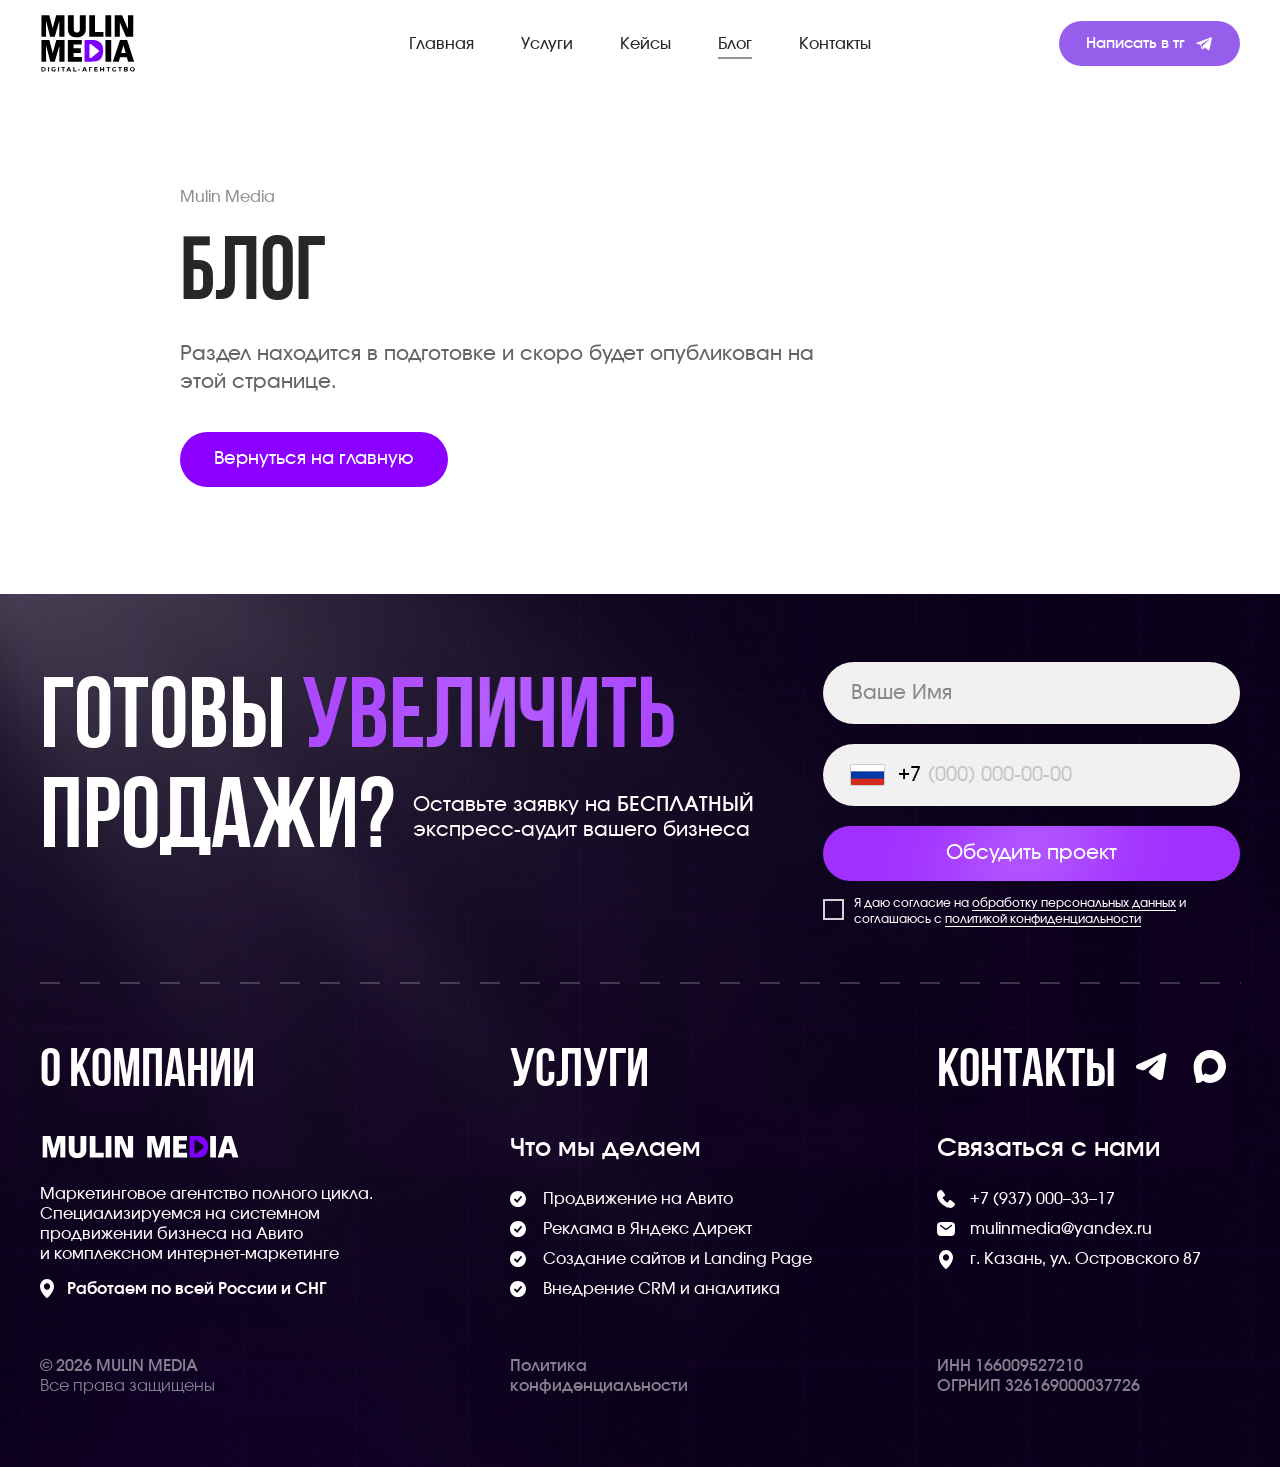
<file: blog.html>
<!doctype html>
<html lang="ru">
  <head>
    <meta charset="UTF-8">
    <meta name="viewport" content="width=device-width, initial-scale=1.0">
    <meta name="robots" content="noindex, follow, noarchive">
    <meta name="description" content="Блог Mulin Media находится в подготовке.">
    <title>Блог — Mulin Media</title>
    <meta name="author" content="Mulin Media">
    <meta name="theme-color" content="#ffffff">
    <link rel="canonical" href="https://mulinmedia.ru/blog.html">
    <meta property="og:locale" content="ru_RU">
    <meta property="og:type" content="website">
    <meta property="og:site_name" content="Mulin Media">
    <meta property="og:title" content="Блог — Mulin Media">
    <meta property="og:description" content="Блог Mulin Media находится в подготовке.">
    <meta property="og:url" content="https://mulinmedia.ru/blog.html">
    <meta property="og:image" content="https://mulinmedia.ru/assets/images/seo/og-default.png">
    <meta name="twitter:card" content="summary_large_image">
    <meta name="twitter:title" content="Блог — Mulin Media">
    <meta name="twitter:description" content="Блог Mulin Media находится в подготовке.">
    <meta name="twitter:image" content="https://mulinmedia.ru/assets/images/seo/og-default.png">
    <link rel="icon" href="./assets/favicon.svg?v=2" type="image/svg+xml">
    <link rel="apple-touch-icon" href="./assets/images/seo/apple-touch-icon.png">
    <link rel="manifest" href="./site.webmanifest">
    <link rel="preload" href="./assets/fonts/bebas-neue-cyrillic/BebasNeueCyrillic.ttf" as="font" type="font/ttf" crossorigin fetchpriority="high">
    <link rel="preload" href="./assets/fonts/involve/Involve-Regular.ttf" as="font" type="font/ttf" crossorigin fetchpriority="high">
    <link rel="preload" href="./assets/fonts/involve/Involve-Medium.ttf" as="font" type="font/ttf" crossorigin>
    <link rel="preload" href="./assets/fonts/involve/Involve-SemiBold.ttf" as="font" type="font/ttf" crossorigin>
    <link rel="stylesheet" href="./css/legal-placeholder.css">
  </head>
  <body class="placeholder-page" data-layout-page="blog">
    <a class="skip-link" href="#main-content">Перейти к содержимому</a>
    <div class="site">
      <div data-layout-header></div>
      <main class="legal-placeholder" id="main-content">
        <section class="legal-placeholder__content container" aria-labelledby="blog-title">
          <p class="legal-placeholder__eyebrow">Mulin Media</p>
          <h1 id="blog-title">Блог</h1>
          <p class="legal-placeholder__copy">Раздел находится в подготовке и скоро будет опубликован на этой странице.</p>
          <a class="legal-placeholder__back" href="./index.html">Вернуться на главную</a>
        </section>
      </main>
      <div data-layout-footer></div>
    </div>
    <script type="module" src="./js/placeholder-main.js"></script>
  </body>
</html>
</file>
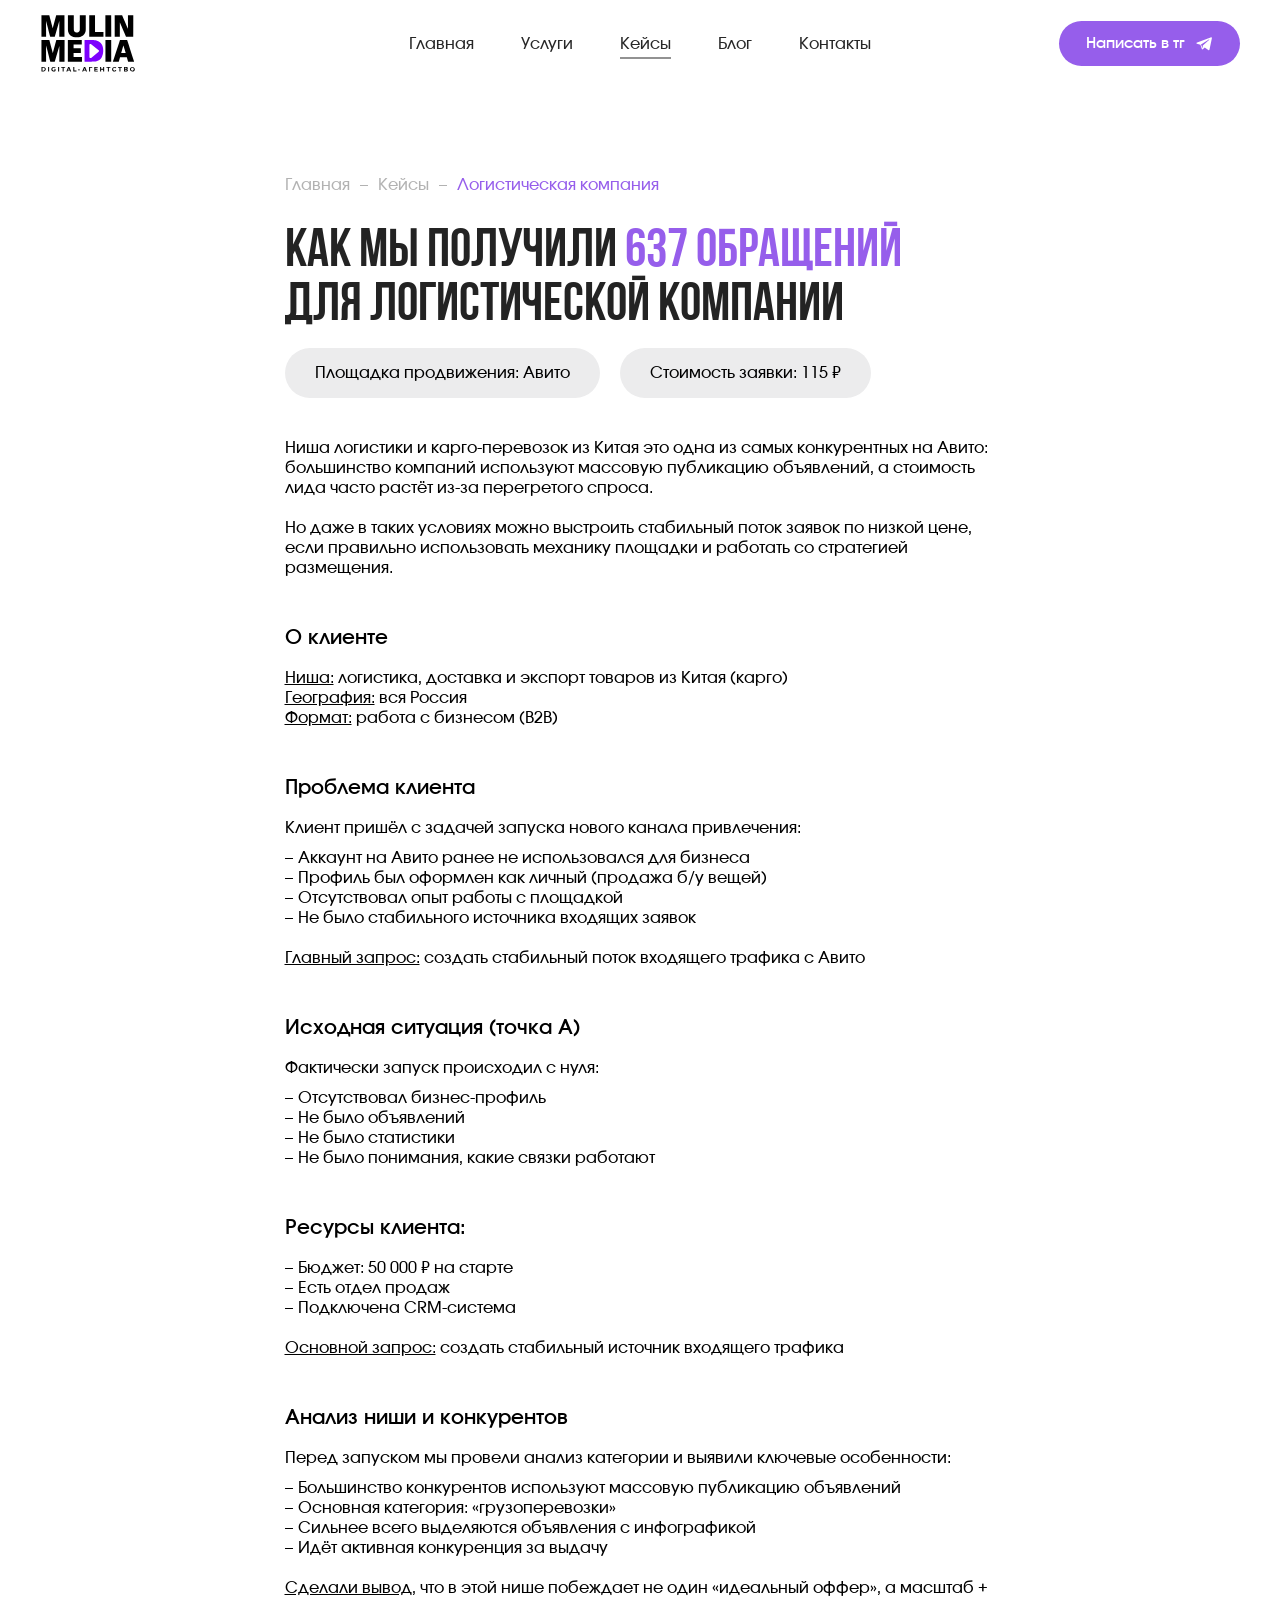
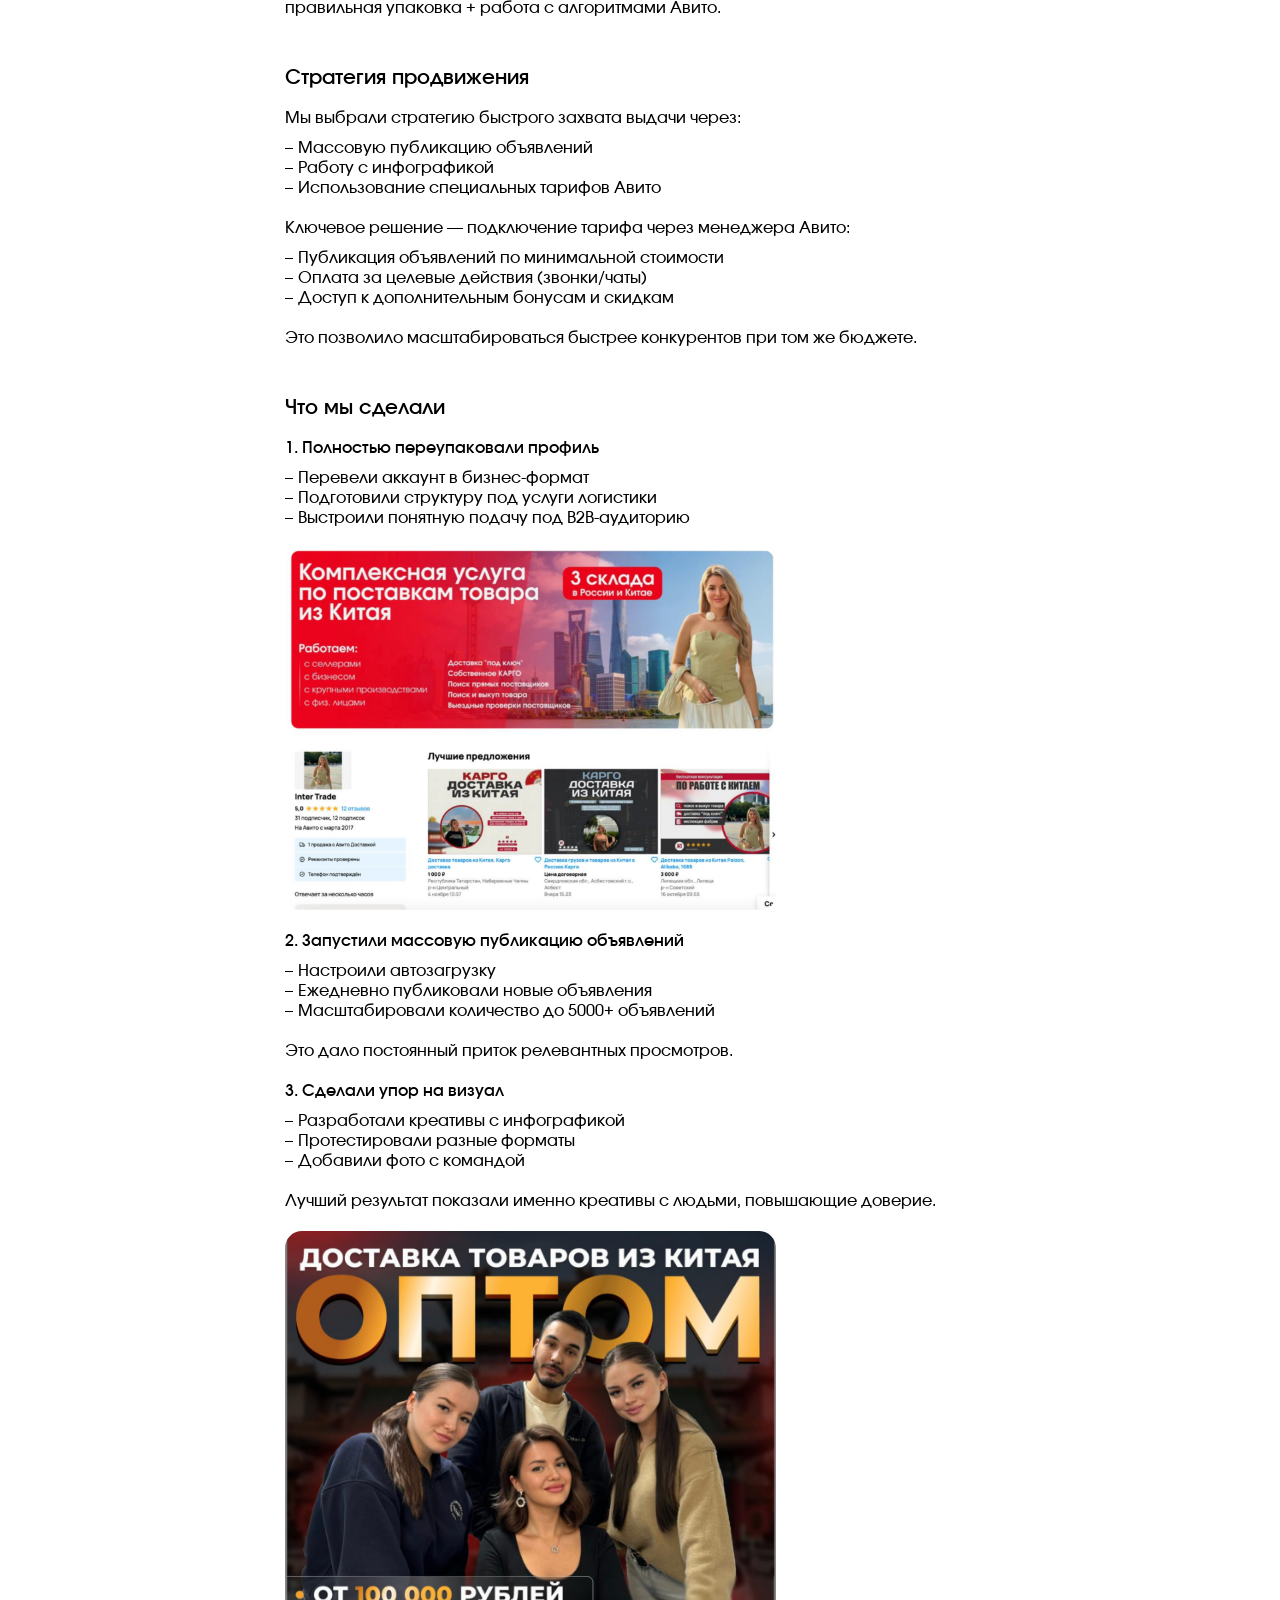
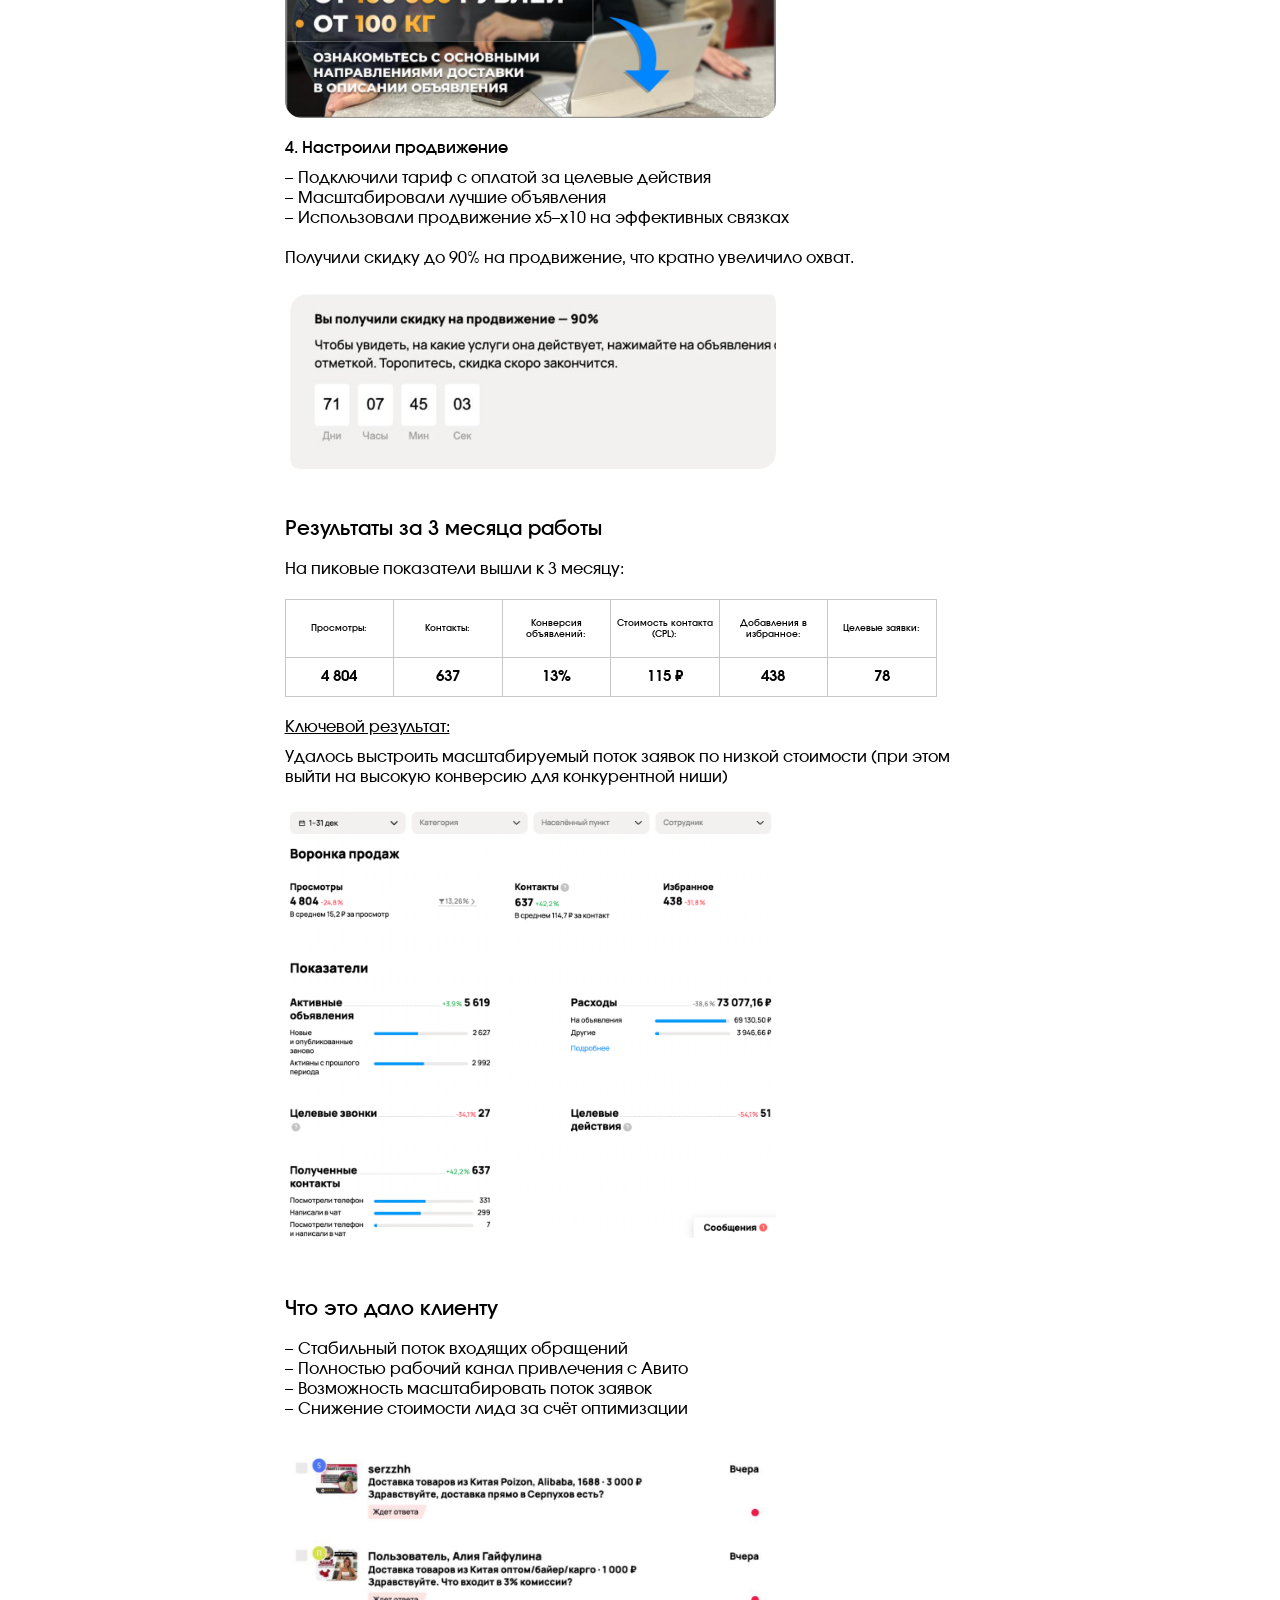
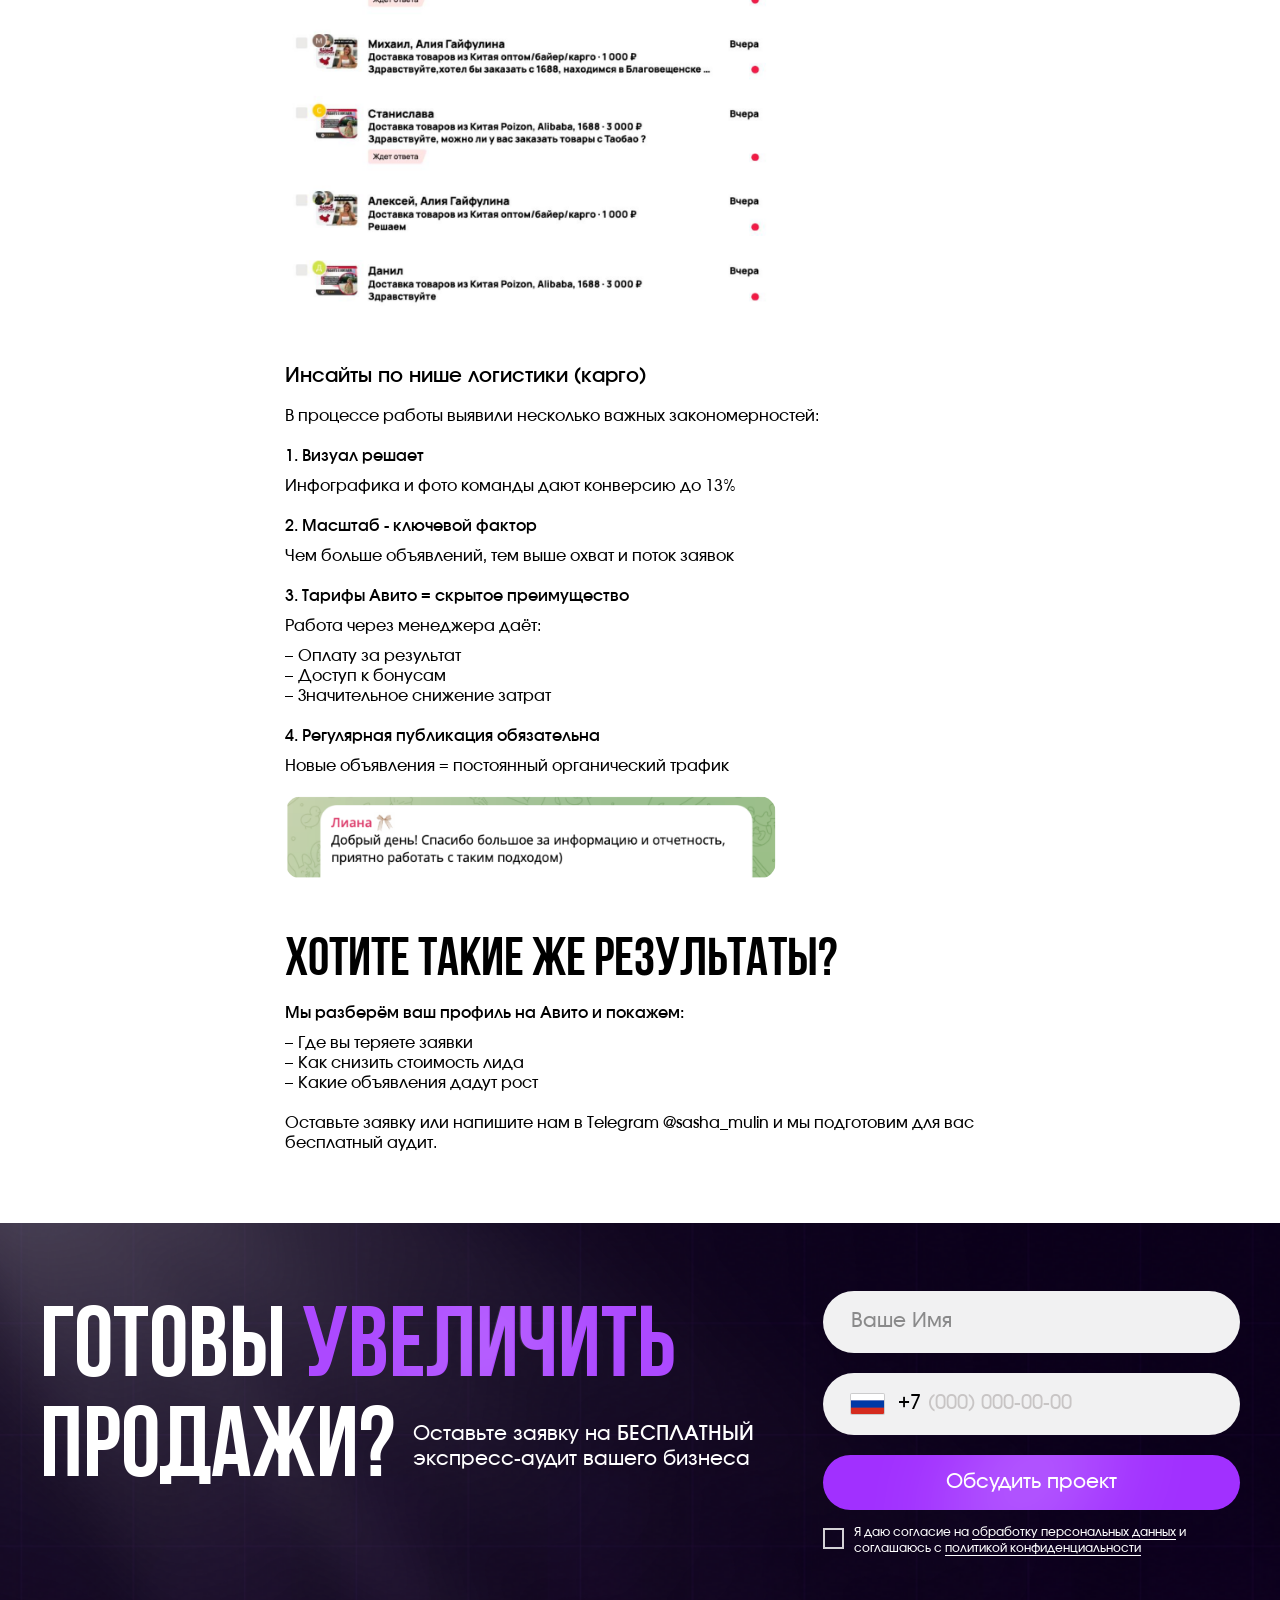
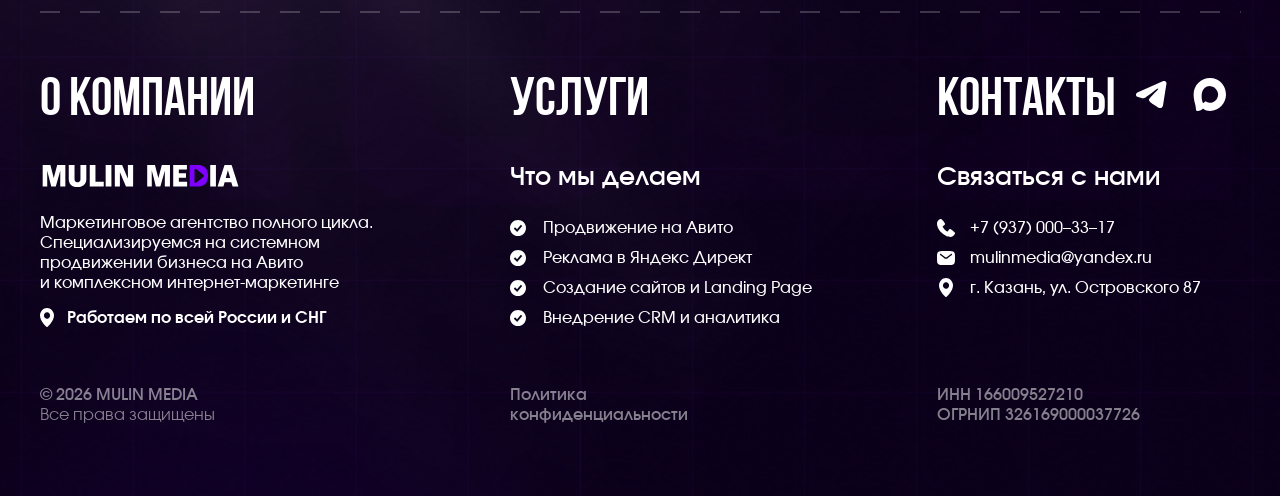
<file: case.html>
<!doctype html>
<html lang="ru">
  <head>
    <meta charset="UTF-8">
    <meta name="viewport" content="width=device-width, initial-scale=1.0">
    <title>637 обращений с Авито — кейс Mulin Media</title>
    <meta name="description" content="Кейс продвижения логистической компании на Авито: 637 обращений за три месяца, упаковка профиля, 5000+ объявлений и масштабирование рекламы.">
    <meta name="robots" content="index, follow, max-image-preview:large, max-snippet:-1, max-video-preview:-1">
    <meta name="author" content="Mulin Media">
    <meta name="theme-color" content="#0b0414">
    <link rel="canonical" href="https://mulinmedia.ru/case.html">
    <link rel="alternate" hreflang="ru-RU" href="https://mulinmedia.ru/case.html">
    <link rel="alternate" hreflang="x-default" href="https://mulinmedia.ru/case.html">
    <meta property="og:locale" content="ru_RU">
    <meta property="og:type" content="article">
    <meta property="og:site_name" content="Mulin Media">
    <meta property="og:title" content="637 обращений с Авито — кейс Mulin Media">
    <meta property="og:description" content="Как продвижение на Авито принесло логистической компании 637 обращений за три месяца.">
    <meta property="og:url" content="https://mulinmedia.ru/case.html">
    <meta property="og:image" content="https://mulinmedia.ru/assets/images/seo/og-default.png">
    <meta property="og:image:secure_url" content="https://mulinmedia.ru/assets/images/seo/og-default.png">
    <meta property="og:image:type" content="image/png">
    <meta property="og:image:width" content="1200">
    <meta property="og:image:height" content="630">
    <meta property="og:image:alt" content="Кейс Mulin Media: 637 обращений с Авито">
    <meta name="twitter:card" content="summary_large_image">
    <meta name="twitter:title" content="637 обращений с Авито — кейс Mulin Media">
    <meta name="twitter:description" content="Как продвижение на Авито принесло логистической компании 637 обращений за три месяца.">
    <meta name="twitter:image" content="https://mulinmedia.ru/assets/images/seo/og-default.png">
    <meta name="twitter:image:alt" content="Кейс Mulin Media: 637 обращений с Авито">
    <link rel="icon" href="./assets/favicon.svg?v=2" type="image/svg+xml">
    <link rel="apple-touch-icon" href="./assets/images/seo/apple-touch-icon.png">
    <link rel="manifest" href="./site.webmanifest">
    <script type="application/ld+json">
      {
        "@context": "https://schema.org",
        "@graph": [
          {
            "@type": "Article",
            "@id": "https://mulinmedia.ru/case.html#article",
            "url": "https://mulinmedia.ru/case.html",
            "headline": "Как мы получили 637 обращений для логистической компании",
            "description": "Кейс продвижения логистической компании на Авито: 637 обращений за три месяца.",
            "inLanguage": "ru-RU",
            "image": {
              "@type": "ImageObject",
              "url": "https://mulinmedia.ru/assets/images/seo/og-default.png",
              "width": 1200,
              "height": 630
            },
            "author": {"@id": "https://mulinmedia.ru/#organization"},
            "publisher": {"@id": "https://mulinmedia.ru/#organization"},
            "mainEntityOfPage": {"@id": "https://mulinmedia.ru/case.html#webpage"},
            "about": {"@id": "https://mulinmedia.ru/avito.html#service"}
          },
          {
            "@type": "WebPage",
            "@id": "https://mulinmedia.ru/case.html#webpage",
            "url": "https://mulinmedia.ru/case.html",
            "name": "637 обращений с Авито — кейс Mulin Media",
            "description": "Кейс продвижения логистической компании на Авито: 637 обращений за три месяца.",
            "inLanguage": "ru-RU",
            "isPartOf": {"@id": "https://mulinmedia.ru/#website"},
            "breadcrumb": {"@id": "https://mulinmedia.ru/case.html#breadcrumb"}
          },
          {
            "@type": "BreadcrumbList",
            "@id": "https://mulinmedia.ru/case.html#breadcrumb",
            "itemListElement": [
              {"@type": "ListItem", "position": 1, "name": "Главная", "item": "https://mulinmedia.ru/"},
              {"@type": "ListItem", "position": 2, "name": "Кейсы", "item": "https://mulinmedia.ru/cases.html"},
              {"@type": "ListItem", "position": 3, "name": "637 обращений для логистической компании", "item": "https://mulinmedia.ru/case.html"}
            ]
          }
        ]
      }
    </script>
    <link rel="preload" href="./assets/fonts/bebas-neue-cyrillic/BebasNeueCyrillic.ttf" as="font" type="font/ttf" crossorigin fetchpriority="high">
    <link rel="preload" href="./assets/fonts/involve/Involve-Regular.ttf" as="font" type="font/ttf" crossorigin fetchpriority="high">
    <link rel="preload" href="./assets/fonts/involve/Involve-Medium.ttf" as="font" type="font/ttf" crossorigin>
    <link rel="preload" href="./assets/fonts/involve/Involve-SemiBold.ttf" as="font" type="font/ttf" crossorigin>
    <link rel="stylesheet" href="./css/case-detail.css">
  </head>
  <body class="case-page" data-layout-page="case">
    <a class="skip-link" href="#main-content">Перейти к содержимому</a>

    <div class="site">
      <div data-layout-header></div>

      <main class="case-detail" id="main-content">
        <article class="case-detail__article">
          <nav class="breadcrumbs case-detail__breadcrumbs" aria-label="Хлебные крошки">
            <a href="./index.html">Главная</a><span aria-hidden="true">–</span>
            <a href="./cases.html">Кейсы</a><span aria-hidden="true">–</span>
            <span aria-current="page">Логистическая компания</span>
          </nav>

          <header class="case-detail__header">
            <h1 class="case-detail__title">Как мы получили <span>637 обращений</span> <br>для логистической компании</h1>
            <ul class="case-detail__tags" aria-label="Ключевые показатели">
              <li>Площадка продвижения: Авито</li>
              <li>Стоимость заявки: 115 ₽</li>
            </ul>
            <div class="case-detail__lead">
              <p>Ниша логистики и карго-перевозок из Китая это одна из самых конкурентных на Авито: большинство компаний используют массовую публикацию объявлений, а стоимость лида часто растёт из-за перегретого спроса.</p>
              <p>Но даже в таких условиях можно выстроить стабильный поток заявок по низкой цене, если правильно использовать механику площадки и работать со стратегией размещения.</p>
            </div>
          </header>

          <section class="case-detail__section" aria-labelledby="case-client-title">
            <h2 id="case-client-title">О клиенте</h2>
            <p><u>Ниша:</u> логистика, доставка и экспорт товаров из Китая (карго)<br><u>География:</u> вся Россия<br><u>Формат:</u> работа с бизнесом (B2B)</p>
          </section>

          <section class="case-detail__section" aria-labelledby="case-problem-title">
            <h2 id="case-problem-title">Проблема клиента</h2>
            <p>Клиент пришёл с задачей запуска нового канала привлечения:</p>
            <ul>
              <li>Аккаунт на Авито ранее не использовался для бизнеса</li>
              <li>Профиль был оформлен как личный <span class="case-detail__aside-note">(продажа б/у вещей)</span></li>
              <li>Отсутствовал опыт работы с площадкой</li>
              <li>Не было стабильного источника входящих заявок</li>
            </ul>
            <p><u>Главный запрос:</u> создать стабильный поток входящего трафика с Авито</p>
          </section>

          <section class="case-detail__section" aria-labelledby="case-start-title">
            <h2 id="case-start-title">Исходная ситуация (точка А)</h2>
            <p>Фактически запуск происходил с нуля:</p>
            <ul><li>Отсутствовал бизнес-профиль</li><li>Не было объявлений</li><li>Не было статистики</li><li>Не было понимания, какие связки работают</li></ul>
          </section>

          <section class="case-detail__section" aria-labelledby="case-resources-title">
            <h2 id="case-resources-title">Ресурсы клиента:</h2>
            <ul><li>Бюджет: 50 000 ₽ на старте</li><li>Есть отдел продаж</li><li>Подключена CRM-система</li></ul>
            <p><u>Основной запрос:</u> создать стабильный источник входящего трафика</p>
          </section>

          <section class="case-detail__section" aria-labelledby="case-analysis-title">
            <h2 id="case-analysis-title">Анализ ниши и конкурентов</h2>
            <p>Перед запуском мы провели анализ категории и выявили ключевые особенности:</p>
            <ul><li>Большинство конкурентов используют массовую публикацию объявлений</li><li>Основная категория: «грузоперевозки»</li><li>Сильнее всего выделяются объявления с инфографикой</li><li>Идёт активная конкуренция за выдачу</li></ul>
            <p><u>Сделали вывод</u>, что в этой нише побеждает не один «идеальный оффер», а масштаб + правильная упаковка + работа с алгоритмами Авито.</p>
          </section>

          <section class="case-detail__section" aria-labelledby="case-strategy-title">
            <h2 id="case-strategy-title">Стратегия продвижения</h2>
            <p>Мы выбрали стратегию быстрого захвата выдачи через:</p>
            <ul><li>Массовую публикацию объявлений</li><li>Работу с инфографикой</li><li>Использование специальных тарифов Авито</li></ul>
            <p>Ключевое решение — подключение тарифа через менеджера Авито:</p>
            <ul><li>Публикация объявлений по минимальной стоимости</li><li>Оплата за целевые действия (звонки/чаты)</li><li>Доступ к дополнительным бонусам и скидкам</li></ul>
            <p>Это позволило масштабироваться быстрее конкурентов при том же бюджете.</p>
          </section>

          <section class="case-detail__section case-detail__section--work" aria-labelledby="case-work-title">
            <h2 id="case-work-title">Что мы сделали</h2>
            <div class="case-detail__step"><h3>1. Полностью переупаковали профиль</h3><ul><li>Перевели аккаунт в бизнес-формат</li><li>Подготовили структуру под услуги логистики</li><li>Выстроили понятную подачу под B2B-аудиторию</li></ul></div>
            <figure class="case-detail__figure case-detail__figure--profile"><picture><img src="./assets/images/case-detail/profile-desktop.png" width="1478" height="1092" alt="Оформленный профиль логистической компании на Авито" loading="lazy"></picture></figure>

            <div class="case-detail__step"><h3>2. Запустили массовую публикацию объявлений</h3><ul><li>Настроили автозагрузку</li><li>Ежедневно публиковали новые объявления</li><li>Масштабировали количество до 5000+ объявлений</li></ul><p>Это дало постоянный приток релевантных просмотров.</p></div>
            <div class="case-detail__step"><h3>3. Сделали упор на визуал</h3><ul><li>Разработали креативы с инфографикой</li><li>Протестировали разные форматы</li><li>Добавили фото с командой</li></ul><p>Лучший результат показали именно креативы с людьми, повышающие доверие.</p></div>
            <figure class="case-detail__figure case-detail__figure--team"><picture><img src="./assets/images/case-detail/team-desktop.png" width="1148" height="1140" alt="Рекламный креатив логистической компании с командой" loading="lazy"></picture></figure>

            <div class="case-detail__step"><h3>4. Настроили продвижение</h3><ul><li>Подключили тариф с оплатой за целевые действия</li><li>Масштабировали лучшие объявления</li><li>Использовали продвижение x5–x10 на эффективных связках</li></ul><p>Получили скидку до 90% на продвижение, что кратно увеличило охват.</p></div>
            <figure class="case-detail__figure case-detail__figure--discount"><picture><img src="./assets/images/case-detail/discount-desktop.png" width="1198" height="302" alt="Скидка 90 процентов на продвижение Авито" loading="lazy"></picture></figure>
          </section>

          <section class="case-detail__section case-detail__section--results" aria-labelledby="case-results-title">
            <h2 id="case-results-title">Результаты за 3 месяца работы</h2>
            <p>На пиковые показатели вышли к 3 месяцу:</p>
            <dl class="case-metrics">
              <div><dt>Просмотры:</dt><dd>4 804</dd></div><div><dt>Контакты:</dt><dd>637</dd></div><div><dt>Конверсия объявлений:</dt><dd>13%</dd></div><div><dt>Стоимость контакта (CPL):</dt><dd>115 ₽</dd></div><div><dt>Добавления в избранное:</dt><dd>438</dd></div><div><dt>Целевые заявки:</dt><dd>78</dd></div>
            </dl>
            <p class="case-detail__key-result"><u>Ключевой результат:</u><span>Удалось выстроить масштабируемый поток заявок по низкой стоимости (при этом выйти на высокую конверсию для конкурентной ниши)</span></p>
            <figure class="case-detail__figure case-detail__figure--stats"><picture><img src="./assets/images/case-detail/stats-desktop.png" width="1198" height="1078" alt="Статистика рекламной кампании на Авито: 637 контактов" loading="lazy"></picture></figure>
          </section>

          <section class="case-detail__section case-detail__section--benefit" aria-labelledby="case-benefit-title">
            <h2 id="case-benefit-title">Что это дало клиенту</h2>
            <ul><li>Стабильный поток входящих обращений</li><li>Полностью рабочий канал привлечения с Авито</li><li>Возможность масштабировать поток заявок</li><li>Снижение стоимости лида за счёт оптимизации</li></ul>
            <figure class="case-detail__figure case-detail__figure--leads"><picture><img src="./assets/images/case-detail/leads-desktop.png" width="1138" height="1106" alt="Входящие обращения клиентов из объявлений Авито" loading="lazy"></picture></figure>
          </section>

          <section class="case-detail__section case-detail__section--insights" aria-labelledby="case-insights-title">
            <h2 id="case-insights-title">Инсайты по нише логистики (карго)</h2>
            <p>В процессе работы выявили несколько важных закономерностей:</p>
            <h3>1. Визуал решает</h3><p>Инфографика и фото команды дают конверсию до 13%</p>
            <h3>2. Масштаб - ключевой фактор</h3><p>Чем больше объявлений, тем выше охват и поток заявок</p>
            <h3>3. Тарифы Авито = скрытое преимущество</h3><p>Работа через менеджера даёт:</p><ul><li>Оплату за результат</li><li>Доступ к бонусам</li><li>Значительное снижение затрат</li></ul>
            <h3>4. Регулярная публикация обязательна</h3><p>Новые объявления = постоянный органический трафик</p>
            <figure class="case-detail__figure case-detail__figure--review"><picture><img src="./assets/images/case-detail/review-desktop.png" width="1212" height="204" alt="Отзыв клиента о работе Mulin Media" loading="lazy"></picture></figure>
          </section>

          <section class="case-detail__cta" aria-labelledby="case-cta-title">
            <h2 id="case-cta-title">Хотите такие же результаты?</h2>
            <h3>Мы разберём ваш профиль на Авито и покажем:</h3>
            <ul><li>Где вы теряете заявки</li><li>Как снизить стоимость лида</li><li>Какие объявления дадут рост</li></ul>
            <p>Оставьте заявку или напишите нам в Telegram <a href="https://t.me/sasha_mulin" target="_blank" rel="noopener noreferrer">@sasha_mulin</a> и мы подготовим для вас бесплатный аудит.</p>
          </section>
        </article>
      </main>

      <div data-layout-footer></div>
    </div>

    <script type="module" src="./js/case-detail-main.js"></script>
  </body>
</html>
</file>
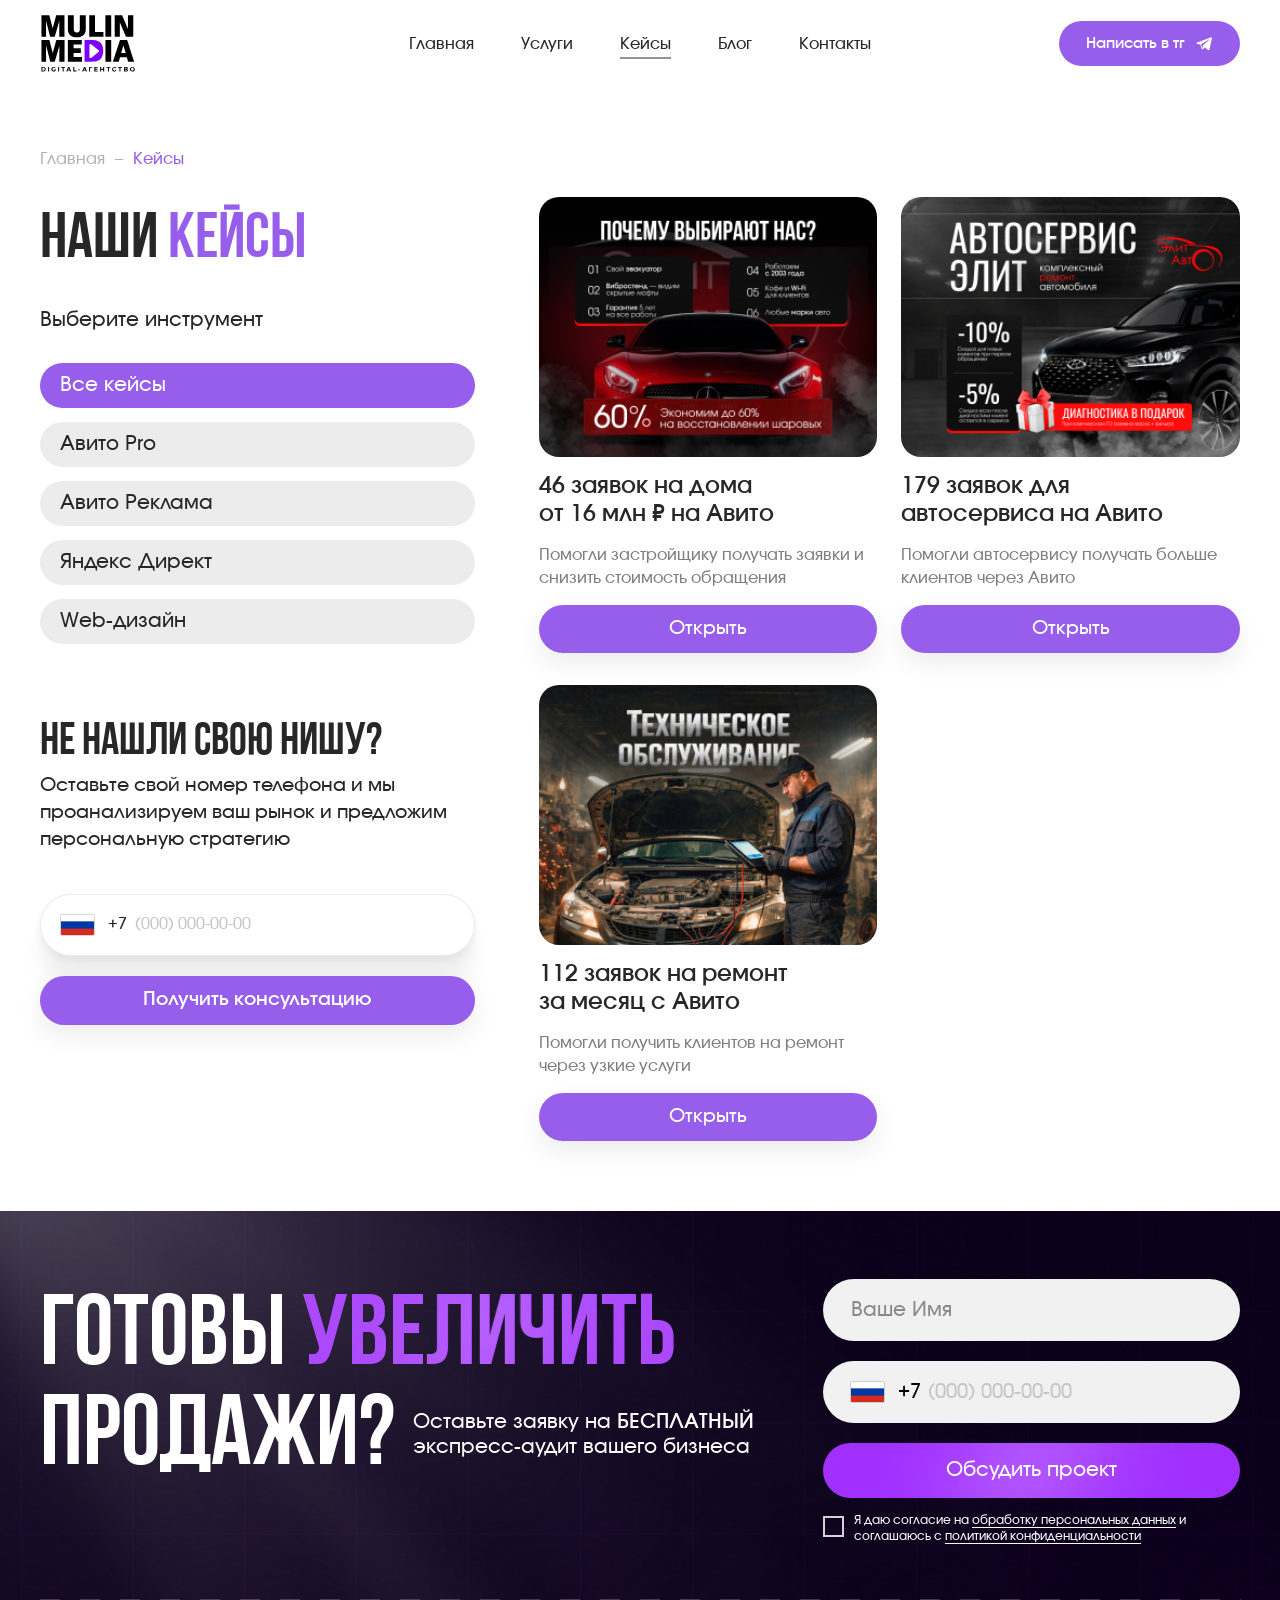
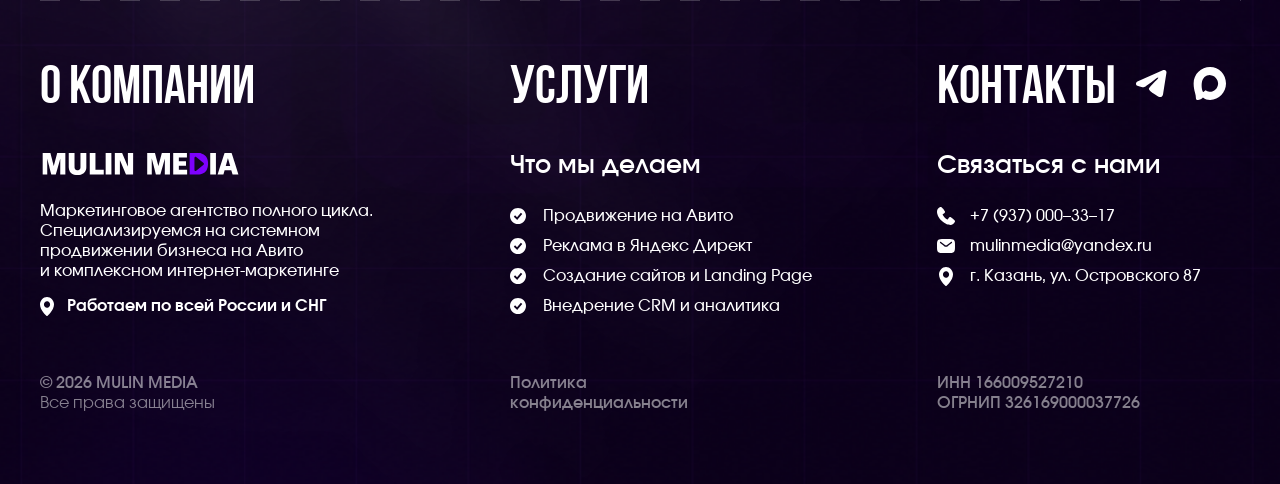
<file: cases.html>
<!doctype html>
<html lang="ru">
  <head>
    <meta charset="UTF-8">
    <meta name="viewport" content="width=device-width, initial-scale=1.0">
    <title>Кейсы по продвижению бизнеса — Mulin Media</title>
    <meta name="description" content="Кейсы Mulin Media с измеримыми результатами: заявки и продажи из Авито и других digital-каналов для бизнеса из разных ниш.">
    <meta name="robots" content="index, follow, max-image-preview:large, max-snippet:-1, max-video-preview:-1">
    <meta name="author" content="Mulin Media">
    <meta name="theme-color" content="#0b0414">
    <link rel="canonical" href="https://mulinmedia.ru/cases.html">
    <link rel="alternate" hreflang="ru-RU" href="https://mulinmedia.ru/cases.html">
    <link rel="alternate" hreflang="x-default" href="https://mulinmedia.ru/cases.html">
    <meta property="og:locale" content="ru_RU">
    <meta property="og:type" content="website">
    <meta property="og:site_name" content="Mulin Media">
    <meta property="og:title" content="Кейсы по продвижению бизнеса — Mulin Media">
    <meta property="og:description" content="Результаты продвижения бизнеса на Авито и в других digital-каналах.">
    <meta property="og:url" content="https://mulinmedia.ru/cases.html">
    <meta property="og:image" content="https://mulinmedia.ru/assets/images/seo/og-default.png">
    <meta property="og:image:secure_url" content="https://mulinmedia.ru/assets/images/seo/og-default.png">
    <meta property="og:image:type" content="image/png">
    <meta property="og:image:width" content="1200">
    <meta property="og:image:height" content="630">
    <meta property="og:image:alt" content="Кейсы Mulin Media">
    <meta name="twitter:card" content="summary_large_image">
    <meta name="twitter:title" content="Кейсы по продвижению бизнеса — Mulin Media">
    <meta name="twitter:description" content="Результаты продвижения бизнеса на Авито и в других digital-каналах.">
    <meta name="twitter:image" content="https://mulinmedia.ru/assets/images/seo/og-default.png">
    <meta name="twitter:image:alt" content="Кейсы Mulin Media">
    <link rel="icon" href="./assets/favicon.svg?v=2" type="image/svg+xml">
    <link rel="apple-touch-icon" href="./assets/images/seo/apple-touch-icon.png">
    <link rel="manifest" href="./site.webmanifest">
    <script type="application/ld+json">
      {
        "@context": "https://schema.org",
        "@graph": [
          {
            "@type": "CollectionPage",
            "@id": "https://mulinmedia.ru/cases.html#webpage",
            "url": "https://mulinmedia.ru/cases.html",
            "name": "Кейсы по продвижению бизнеса — Mulin Media",
            "description": "Кейсы Mulin Media с результатами продвижения бизнеса в digital-каналах.",
            "inLanguage": "ru-RU",
            "isPartOf": {"@id": "https://mulinmedia.ru/#website"},
            "breadcrumb": {"@id": "https://mulinmedia.ru/cases.html#breadcrumb"},
            "mainEntity": {
              "@type": "ItemList",
              "itemListElement": [
                {
                  "@type": "ListItem",
                  "position": 1,
                  "name": "637 обращений для логистической компании",
                  "url": "https://mulinmedia.ru/case.html"
                }
              ]
            }
          },
          {
            "@type": "BreadcrumbList",
            "@id": "https://mulinmedia.ru/cases.html#breadcrumb",
            "itemListElement": [
              {"@type": "ListItem", "position": 1, "name": "Главная", "item": "https://mulinmedia.ru/"},
              {"@type": "ListItem", "position": 2, "name": "Кейсы", "item": "https://mulinmedia.ru/cases.html"}
            ]
          }
        ]
      }
    </script>
    <link rel="preload" href="./assets/fonts/bebas-neue-cyrillic/BebasNeueCyrillic.ttf" as="font" type="font/ttf" crossorigin fetchpriority="high">
    <link rel="preload" href="./assets/fonts/involve/Involve-Regular.ttf" as="font" type="font/ttf" crossorigin fetchpriority="high">
    <link rel="preload" href="./assets/fonts/involve/Involve-Medium.ttf" as="font" type="font/ttf" crossorigin>
    <link rel="preload" href="./assets/fonts/involve/Involve-SemiBold.ttf" as="font" type="font/ttf" crossorigin>
    <link rel="stylesheet" href="./css/cases-page.css">
  </head>
  <body class="cases-page" data-layout-page="cases">
    <a class="skip-link" href="#main-content">Перейти к содержимому</a>

    <div class="site">
      <div data-layout-header></div>

      <main class="cases-catalog" id="main-content">
        <div class="cases-catalog__container container">
          <nav class="breadcrumbs cases-catalog__breadcrumbs" aria-label="Хлебные крошки">
            <a href="./index.html">Главная</a>
            <span aria-hidden="true">–</span>
            <span aria-current="page">Кейсы</span>
          </nav>

          <h1 class="cases-catalog__title">Наши <span>кейсы</span></h1>

          <div class="cases-catalog__layout">
            <aside class="cases-catalog__sidebar" aria-label="Фильтр кейсов">
              <div class="case-filter" data-case-filter>
                <p class="case-filter__title">Выберите инструмент</p>
                <div class="case-filter__buttons">
                  <button class="case-filter__button is-active" type="button" data-filter="all" aria-pressed="true">Все кейсы</button>
                  <button class="case-filter__button" type="button" data-filter="avito-pro" aria-pressed="false">Авито Pro</button>
                  <button class="case-filter__button" type="button" data-filter="avito-ads" aria-pressed="false">Авито Реклама</button>
                  <button class="case-filter__button" type="button" data-filter="direct" aria-pressed="false">Яндекс Директ</button>
                  <button class="case-filter__button" type="button" data-filter="web" aria-pressed="false">Web-дизайн</button>
                </div>
              </div>

              <form class="cases-contact" action="#" method="post" novalidate data-cases-contact>
                <h2 class="cases-contact__title">Не нашли свою нишу?</h2>
                <p class="cases-contact__copy">Оставьте свой номер телефона и мы проанализируем ваш рынок и предложим персональную стратегию</p>
                <label class="visually-hidden" for="cases-phone">Номер телефона</label>
                <div class="cases-contact__phone">
                  <img loading="lazy" decoding="async" src="./assets/images/cases-page/flag-ru.png" width="33" height="20" alt="Россия">
                  <span aria-hidden="true">+7</span>
                  <input id="cases-phone" name="phone" type="tel" inputmode="tel" autocomplete="tel" placeholder="(000) 000-00-00" required>
                </div>
                <button class="cases-contact__submit" type="submit">Получить консультацию</button>
                <p class="cases-contact__status" role="status" aria-live="polite"></p>
              </form>

            </aside>

            <section class="cases-catalog__results" aria-label="Список кейсов">
              <div class="cases-catalog__mobile-filter mobile-case-filter" data-mobile-case-filter>
                <button class="mobile-case-filter__trigger" type="button" aria-expanded="false" aria-controls="mobile-case-filter-options" data-mobile-filter-trigger>
                  <span data-mobile-filter-label>Выберите инструмент</span>
                  <span class="mobile-case-filter__chevron" aria-hidden="true"></span>
                </button>
                <div class="mobile-case-filter__options" id="mobile-case-filter-options" data-mobile-filter-options hidden>
                  <button class="mobile-case-filter__option is-active" type="button" data-filter="all" aria-pressed="true">Все кейсы</button>
                  <button class="mobile-case-filter__option" type="button" data-filter="avito-pro" aria-pressed="false">Авито Pro</button>
                  <button class="mobile-case-filter__option" type="button" data-filter="avito-ads" aria-pressed="false">Авито Реклама</button>
                  <button class="mobile-case-filter__option" type="button" data-filter="direct" aria-pressed="false">Яндекс Директ</button>
                  <button class="mobile-case-filter__option" type="button" data-filter="web" aria-pressed="false">Web-дизайн</button>
                </div>
              </div>

              <ul class="cases-catalog__grid" data-cases-grid>
                <li class="cases-catalog__item" data-category="avito-pro">
                  <article class="catalog-case-card">
                    <a class="catalog-case-card__image-link" href="./case.html" aria-label="Открыть кейс о логистической компании">
                      <img loading="lazy" decoding="async" class="catalog-case-card__image" src="./assets/images/cases-page/card-red-car.png" width="320" height="240" alt="Рекламный макет автосервиса с красным автомобилем">
                    </a>
                    <h2 class="catalog-case-card__title">
                      <span class="catalog-case-card__text catalog-case-card__text--desktop">46 заявок на дома<br>от 16 млн ₽ на Авито</span>
                      <span class="catalog-case-card__text catalog-case-card__text--mobile">46 заявок для автосервиса<br>на Авито</span>
                    </h2>
                    <p class="catalog-case-card__copy">
                      <span class="catalog-case-card__text catalog-case-card__text--desktop">Помогли застройщику получать заявки и снизить стоимость обращения</span>
                      <span class="catalog-case-card__text catalog-case-card__text--mobile">Помогли владельцу получать заявки и снизить стоимость обращения</span>
                    </p>
                    <a class="catalog-case-card__button" href="./case.html">Открыть</a>
                  </article>
                </li>
                <li class="cases-catalog__item" data-category="avito-pro">
                  <article class="catalog-case-card">
                    <a class="catalog-case-card__image-link" href="./case.html" aria-label="Открыть кейс автосервиса">
                      <img loading="lazy" decoding="async" class="catalog-case-card__image" src="./assets/images/cases-page/card-auto-service.png" width="320" height="240" alt="Рекламный макет автосервиса">
                    </a>
                    <h2 class="catalog-case-card__title">
                      <span class="catalog-case-card__text catalog-case-card__text--desktop">179 заявок для<br>автосервиса на Авито</span>
                      <span class="catalog-case-card__text catalog-case-card__text--mobile">158 заявок для автосервиса<br>на Авито</span>
                    </h2>
                    <p class="catalog-case-card__copy">Помогли автосервису получать больше клиентов через Авито</p>
                    <a class="catalog-case-card__button" href="./case.html">Открыть</a>
                  </article>
                </li>
                <li class="cases-catalog__item" data-category="avito-pro">
                  <article class="catalog-case-card">
                    <a class="catalog-case-card__image-link" href="./case.html" aria-label="Открыть кейс по ремонту автомобилей">
                      <img loading="lazy" decoding="async" class="catalog-case-card__image" src="./assets/images/cases-page/card-repair.png" width="320" height="240" alt="Рекламный макет технического обслуживания автомобиля">
                    </a>
                    <h2 class="catalog-case-card__title">112 заявок на ремонт<br>за месяц с Авито</h2>
                    <p class="catalog-case-card__copy">Помогли получить клиентов на ремонт через узкие услуги</p>
                    <a class="catalog-case-card__button" href="./case.html">Открыть</a>
                  </article>
                </li>
              </ul>
              <p class="cases-catalog__empty" data-cases-empty hidden>Кейсы по этому направлению скоро появятся.</p>
            </section>
          </div>
        </div>
      </main>

      <div data-layout-footer></div>
    </div>

    <script type="module" src="./js/cases-page-main.js"></script>
  </body>
</html>
</file>
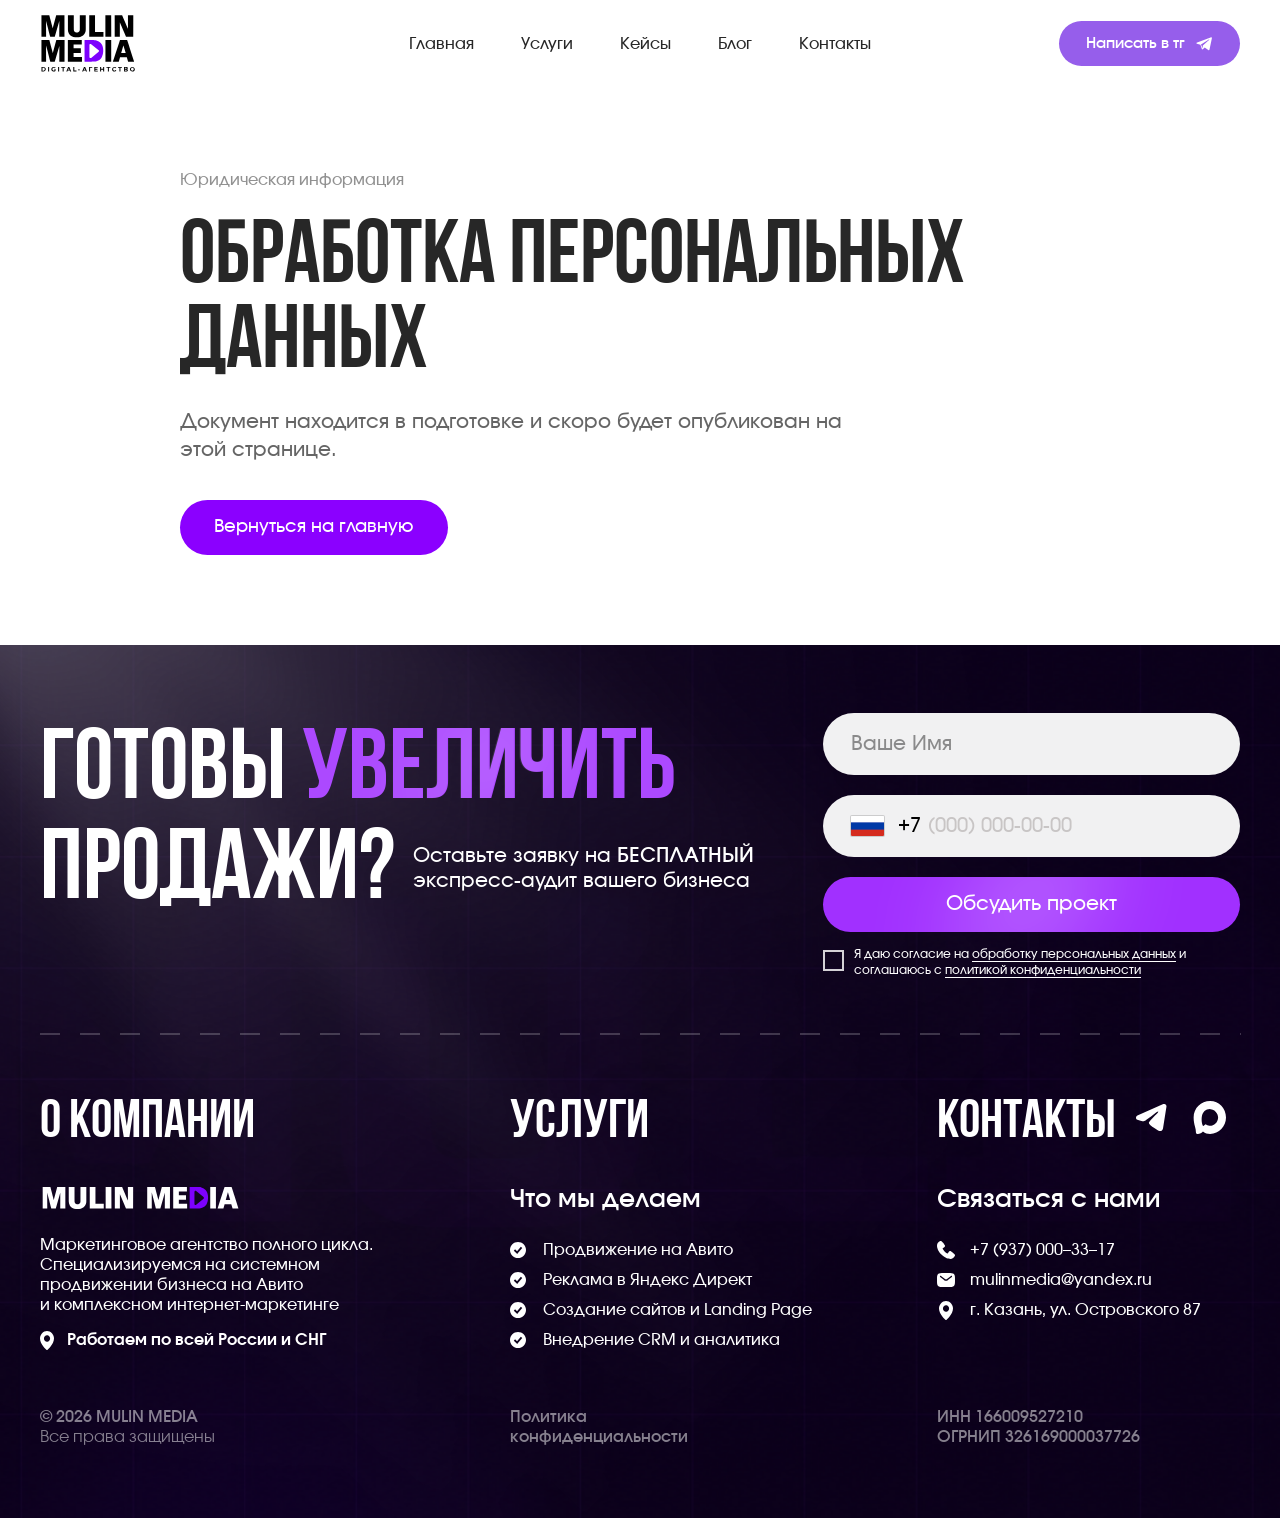
<file: personal-data.html>
<!doctype html>
<html lang="ru">
  <head>
    <meta charset="UTF-8">
    <meta name="viewport" content="width=device-width, initial-scale=1.0">
    <meta name="robots" content="noindex, follow, noarchive">
    <meta name="description" content="Согласие на обработку персональных данных Mulin Media находится в подготовке.">
    <title>Обработка персональных данных — Mulin Media</title>
    <meta name="author" content="Mulin Media">
    <meta name="theme-color" content="#ffffff">
    <link rel="canonical" href="https://mulinmedia.ru/personal-data.html">
    <meta property="og:locale" content="ru_RU">
    <meta property="og:type" content="website">
    <meta property="og:site_name" content="Mulin Media">
    <meta property="og:title" content="Обработка персональных данных — Mulin Media">
    <meta property="og:description" content="Согласие на обработку персональных данных Mulin Media находится в подготовке.">
    <meta property="og:url" content="https://mulinmedia.ru/personal-data.html">
    <meta property="og:image" content="https://mulinmedia.ru/assets/images/seo/og-default.png">
    <meta name="twitter:card" content="summary_large_image">
    <meta name="twitter:title" content="Обработка персональных данных — Mulin Media">
    <meta name="twitter:description" content="Согласие на обработку персональных данных Mulin Media находится в подготовке.">
    <meta name="twitter:image" content="https://mulinmedia.ru/assets/images/seo/og-default.png">
    <link rel="icon" href="./assets/favicon.svg?v=2" type="image/svg+xml">
    <link rel="apple-touch-icon" href="./assets/images/seo/apple-touch-icon.png">
    <link rel="manifest" href="./site.webmanifest">
    <link rel="preload" href="./assets/fonts/bebas-neue-cyrillic/BebasNeueCyrillic.ttf" as="font" type="font/ttf" crossorigin fetchpriority="high">
    <link rel="preload" href="./assets/fonts/involve/Involve-Regular.ttf" as="font" type="font/ttf" crossorigin fetchpriority="high">
    <link rel="preload" href="./assets/fonts/involve/Involve-Medium.ttf" as="font" type="font/ttf" crossorigin>
    <link rel="preload" href="./assets/fonts/involve/Involve-SemiBold.ttf" as="font" type="font/ttf" crossorigin>
    <link rel="stylesheet" href="./css/legal-placeholder.css">
  </head>
  <body class="placeholder-page" data-layout-page="legal">
    <a class="skip-link" href="#main-content">Перейти к содержимому</a>
    <div class="site">
      <div data-layout-header></div>
      <main class="legal-placeholder" id="main-content">
        <section class="legal-placeholder__content container" aria-labelledby="legal-title">
          <p class="legal-placeholder__eyebrow">Юридическая информация</p>
          <h1 id="legal-title">Обработка персональных данных</h1>
          <p class="legal-placeholder__copy">Документ находится в подготовке и скоро будет опубликован на этой странице.</p>
          <a class="legal-placeholder__back" href="./index.html">Вернуться на главную</a>
        </section>
      </main>
      <div data-layout-footer></div>
    </div>
    <script type="module" src="./js/placeholder-main.js"></script>
  </body>
</html>
</file>
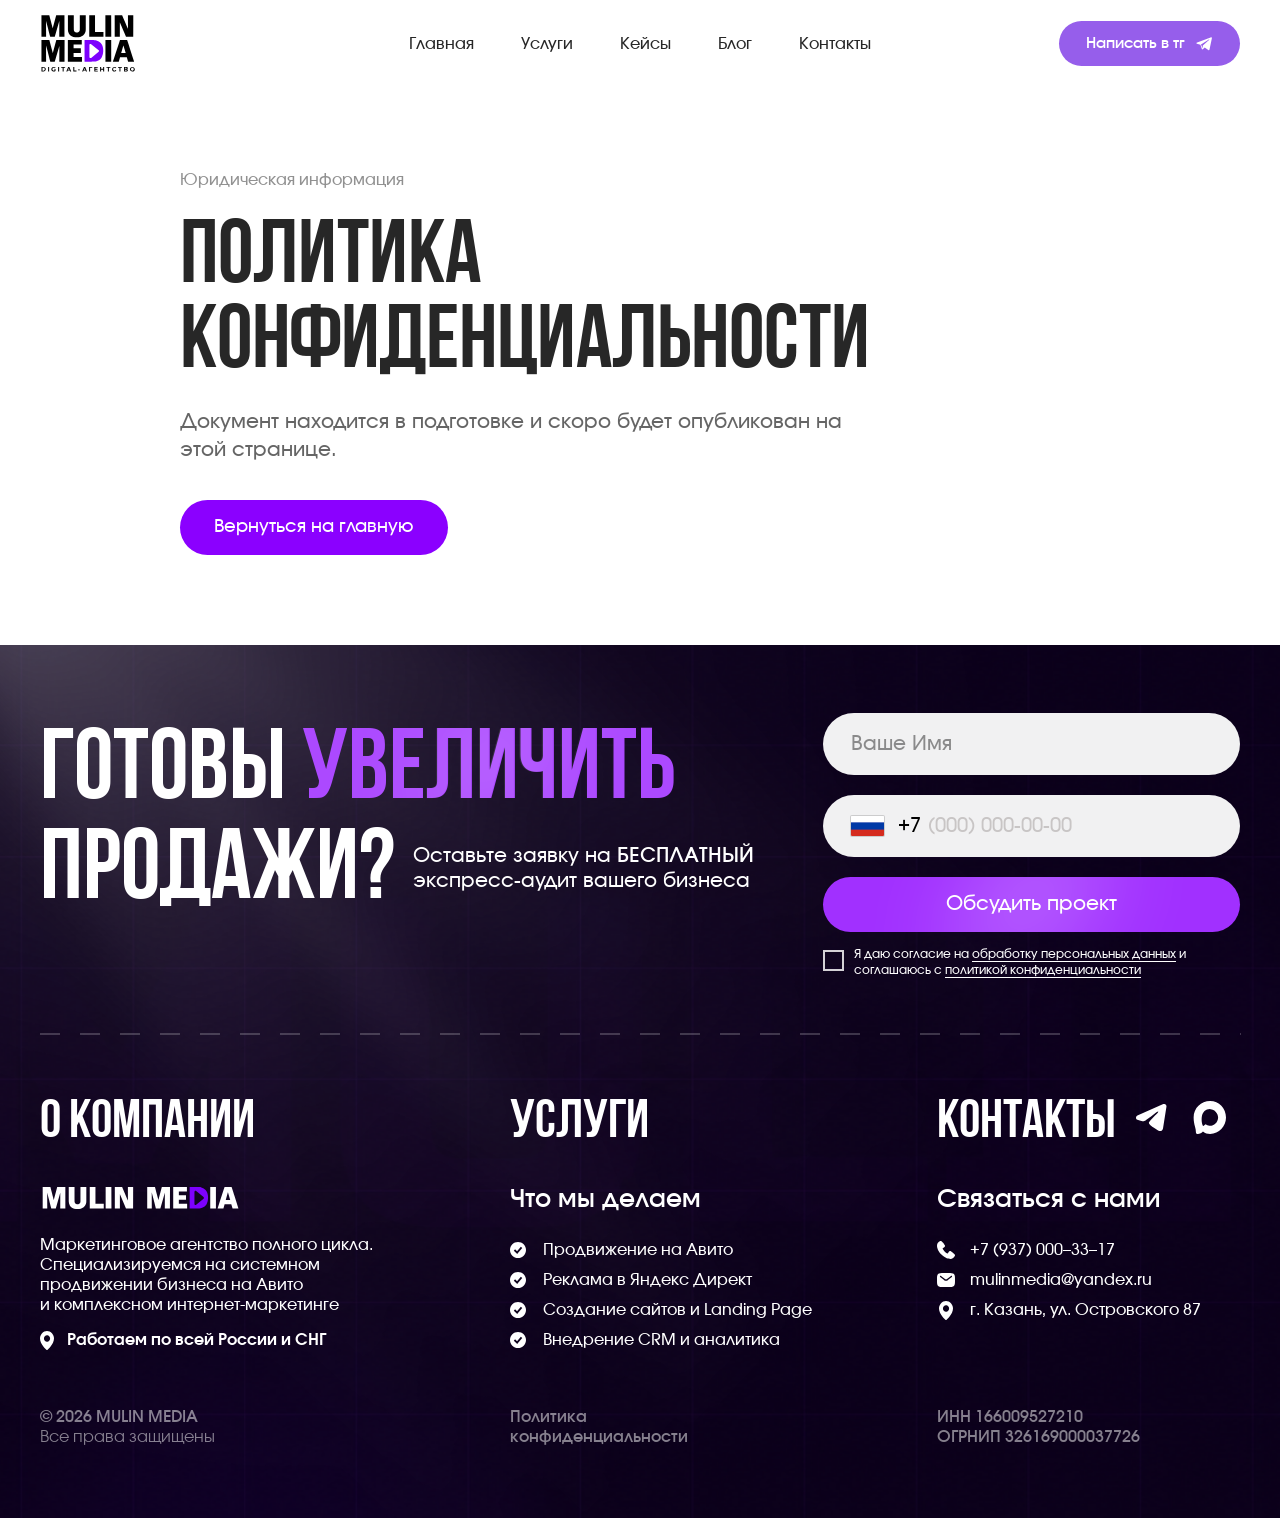
<file: privacy.html>
<!doctype html>
<html lang="ru">
  <head>
    <meta charset="UTF-8">
    <meta name="viewport" content="width=device-width, initial-scale=1.0">
    <meta name="robots" content="noindex, follow, noarchive">
    <meta name="description" content="Политика конфиденциальности Mulin Media находится в подготовке.">
    <title>Политика конфиденциальности — Mulin Media</title>
    <meta name="author" content="Mulin Media">
    <meta name="theme-color" content="#ffffff">
    <link rel="canonical" href="https://mulinmedia.ru/privacy.html">
    <meta property="og:locale" content="ru_RU">
    <meta property="og:type" content="website">
    <meta property="og:site_name" content="Mulin Media">
    <meta property="og:title" content="Политика конфиденциальности — Mulin Media">
    <meta property="og:description" content="Политика конфиденциальности Mulin Media находится в подготовке.">
    <meta property="og:url" content="https://mulinmedia.ru/privacy.html">
    <meta property="og:image" content="https://mulinmedia.ru/assets/images/seo/og-default.png">
    <meta name="twitter:card" content="summary_large_image">
    <meta name="twitter:title" content="Политика конфиденциальности — Mulin Media">
    <meta name="twitter:description" content="Политика конфиденциальности Mulin Media находится в подготовке.">
    <meta name="twitter:image" content="https://mulinmedia.ru/assets/images/seo/og-default.png">
    <link rel="icon" href="./assets/favicon.svg?v=2" type="image/svg+xml">
    <link rel="apple-touch-icon" href="./assets/images/seo/apple-touch-icon.png">
    <link rel="manifest" href="./site.webmanifest">
    <link rel="preload" href="./assets/fonts/bebas-neue-cyrillic/BebasNeueCyrillic.ttf" as="font" type="font/ttf" crossorigin fetchpriority="high">
    <link rel="preload" href="./assets/fonts/involve/Involve-Regular.ttf" as="font" type="font/ttf" crossorigin fetchpriority="high">
    <link rel="preload" href="./assets/fonts/involve/Involve-Medium.ttf" as="font" type="font/ttf" crossorigin>
    <link rel="preload" href="./assets/fonts/involve/Involve-SemiBold.ttf" as="font" type="font/ttf" crossorigin>
    <link rel="stylesheet" href="./css/legal-placeholder.css">
  </head>
  <body class="placeholder-page" data-layout-page="legal">
    <a class="skip-link" href="#main-content">Перейти к содержимому</a>
    <div class="site">
      <div data-layout-header></div>
      <main class="legal-placeholder" id="main-content">
        <section class="legal-placeholder__content container" aria-labelledby="legal-title">
          <p class="legal-placeholder__eyebrow">Юридическая информация</p>
          <h1 id="legal-title">Политика конфиденциальности</h1>
          <p class="legal-placeholder__copy">Документ находится в подготовке и скоро будет опубликован на этой странице.</p>
          <a class="legal-placeholder__back" href="./index.html">Вернуться на главную</a>
        </section>
      </main>
      <div data-layout-footer></div>
    </div>
    <script type="module" src="./js/placeholder-main.js"></script>
  </body>
</html>
</file>
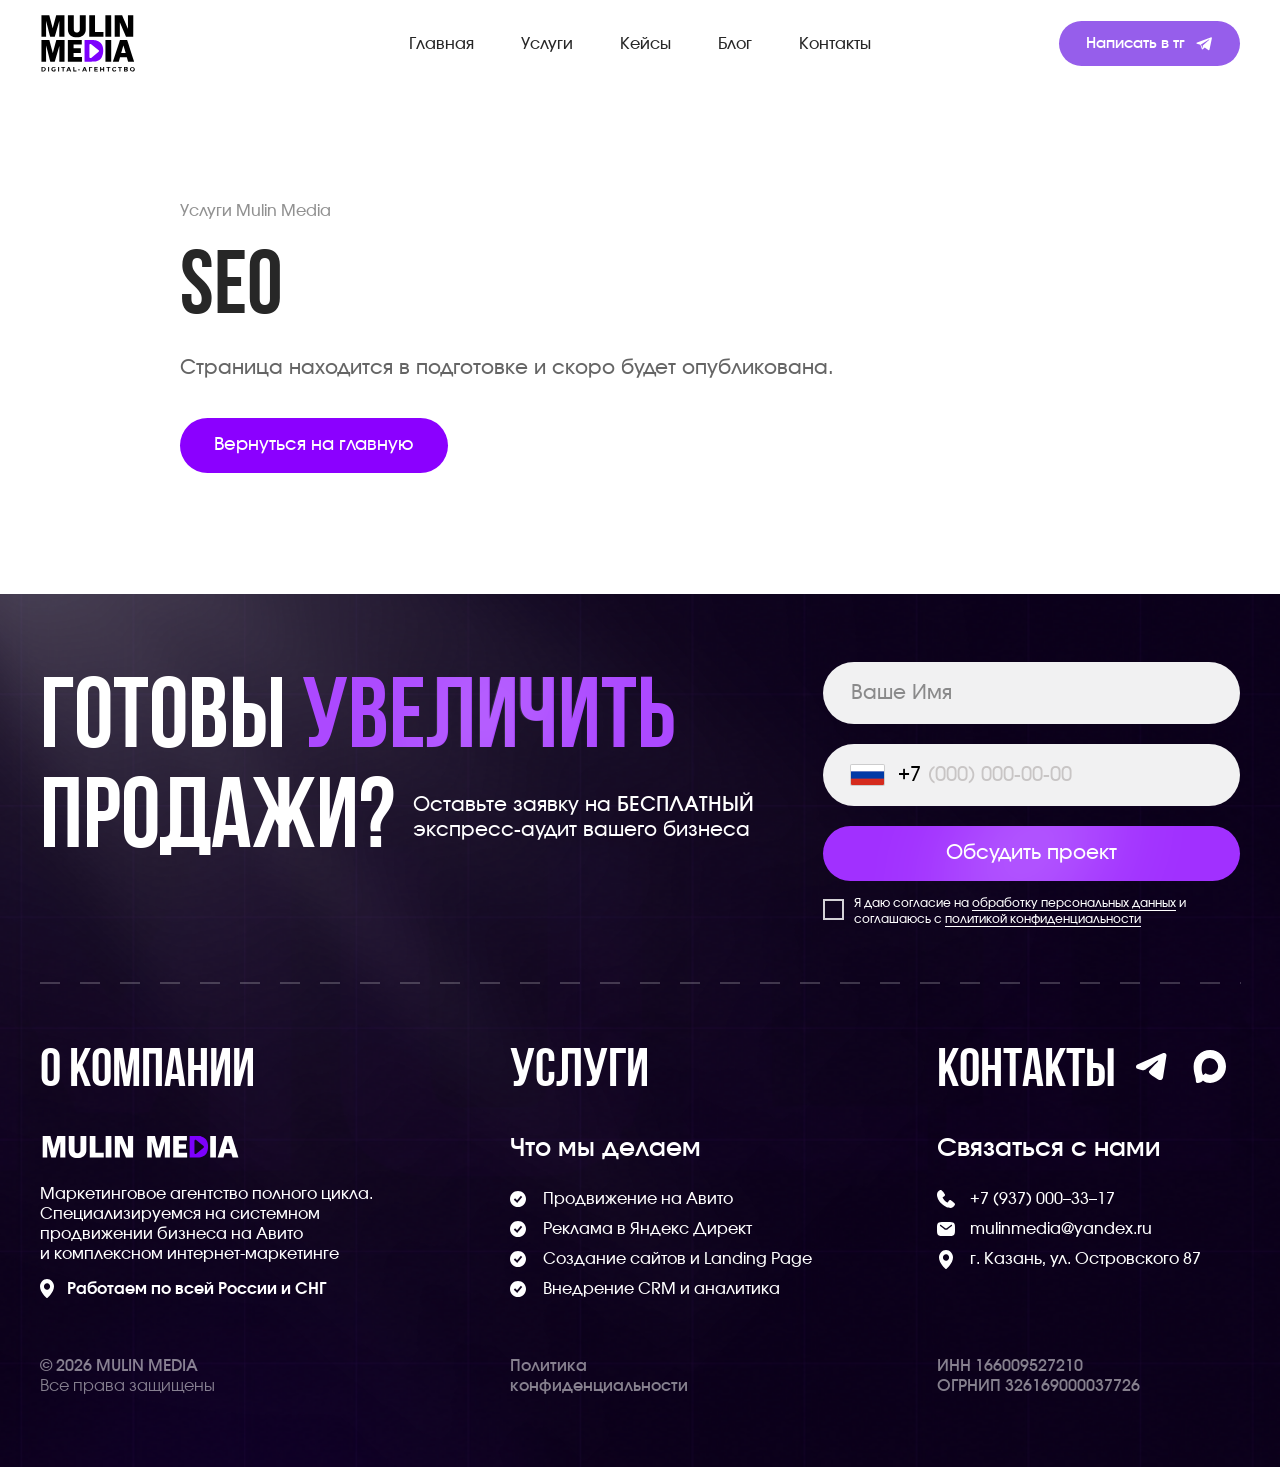
<file: seo.html>
<!doctype html>
<html lang="ru">
  <head>
    <meta charset="UTF-8">
    <meta name="viewport" content="width=device-width, initial-scale=1.0">
    <meta name="robots" content="noindex, follow, noarchive">
    <meta name="description" content="Страница услуги SEO находится в подготовке.">
    <title>SEO — Mulin Media</title>
    <meta name="author" content="Mulin Media">
    <meta name="theme-color" content="#ffffff">
    <link rel="canonical" href="https://mulinmedia.ru/seo.html">
    <meta property="og:locale" content="ru_RU">
    <meta property="og:type" content="website">
    <meta property="og:site_name" content="Mulin Media">
    <meta property="og:title" content="SEO — Mulin Media">
    <meta property="og:description" content="Страница услуги SEO находится в подготовке.">
    <meta property="og:url" content="https://mulinmedia.ru/seo.html">
    <meta property="og:image" content="https://mulinmedia.ru/assets/images/seo/og-default.png">
    <meta name="twitter:card" content="summary_large_image">
    <meta name="twitter:title" content="SEO — Mulin Media">
    <meta name="twitter:description" content="Страница услуги SEO находится в подготовке.">
    <meta name="twitter:image" content="https://mulinmedia.ru/assets/images/seo/og-default.png">
    <link rel="icon" href="./assets/favicon.svg?v=2" type="image/svg+xml">
    <link rel="apple-touch-icon" href="./assets/images/seo/apple-touch-icon.png">
    <link rel="manifest" href="./site.webmanifest">
    <link rel="preload" href="./assets/fonts/bebas-neue-cyrillic/BebasNeueCyrillic.ttf" as="font" type="font/ttf" crossorigin fetchpriority="high">
    <link rel="preload" href="./assets/fonts/involve/Involve-Regular.ttf" as="font" type="font/ttf" crossorigin fetchpriority="high">
    <link rel="preload" href="./assets/fonts/involve/Involve-Medium.ttf" as="font" type="font/ttf" crossorigin>
    <link rel="preload" href="./assets/fonts/involve/Involve-SemiBold.ttf" as="font" type="font/ttf" crossorigin>
    <link rel="stylesheet" href="./css/legal-placeholder.css">
  </head>
  <body class="placeholder-page" data-layout-page="seo">
    <a class="skip-link" href="#main-content">Перейти к содержимому</a>
    <div class="site">
      <div data-layout-header></div>
      <main class="legal-placeholder" id="main-content">
        <section class="legal-placeholder__content container" aria-labelledby="page-title">
          <p class="legal-placeholder__eyebrow">Услуги Mulin Media</p>
          <h1 id="page-title">SEO</h1>
          <p class="legal-placeholder__copy">Страница находится в подготовке и скоро будет опубликована.</p>
          <a class="legal-placeholder__back" href="./index.html">Вернуться на главную</a>
        </section>
      </main>
      <div data-layout-footer></div>
    </div>
    <script type="module" src="./js/placeholder-main.js"></script>
  </body>
</html>
</file>
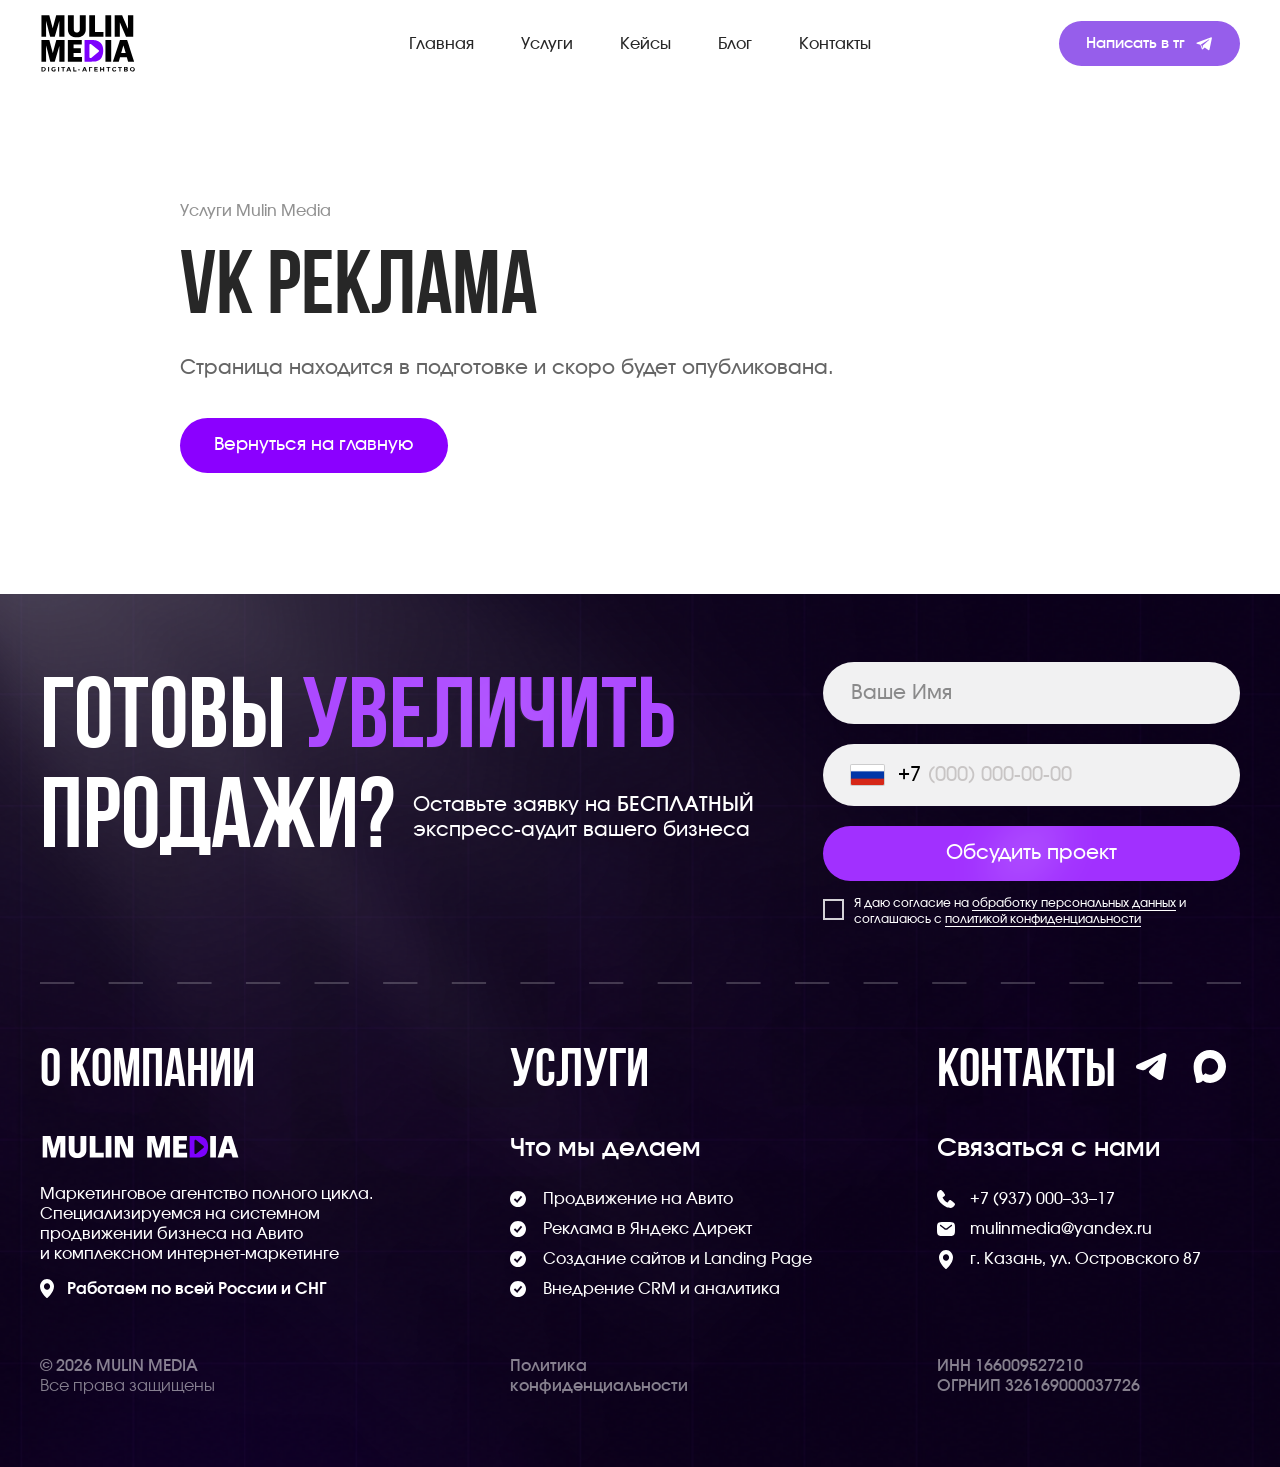
<file: vk-ads.html>
<!doctype html>
<html lang="ru">
  <head>
    <meta charset="UTF-8">
    <meta name="viewport" content="width=device-width, initial-scale=1.0">
    <meta name="robots" content="noindex, follow, noarchive">
    <meta name="description" content="Страница услуги VK Реклама находится в подготовке.">
    <title>VK Реклама — Mulin Media</title>
    <meta name="author" content="Mulin Media">
    <meta name="theme-color" content="#ffffff">
    <link rel="canonical" href="https://mulinmedia.ru/vk-ads.html">
    <meta property="og:locale" content="ru_RU">
    <meta property="og:type" content="website">
    <meta property="og:site_name" content="Mulin Media">
    <meta property="og:title" content="VK Реклама — Mulin Media">
    <meta property="og:description" content="Страница услуги VK Реклама находится в подготовке.">
    <meta property="og:url" content="https://mulinmedia.ru/vk-ads.html">
    <meta property="og:image" content="https://mulinmedia.ru/assets/images/seo/og-default.png">
    <meta name="twitter:card" content="summary_large_image">
    <meta name="twitter:title" content="VK Реклама — Mulin Media">
    <meta name="twitter:description" content="Страница услуги VK Реклама находится в подготовке.">
    <meta name="twitter:image" content="https://mulinmedia.ru/assets/images/seo/og-default.png">
    <link rel="icon" href="./assets/favicon.svg?v=2" type="image/svg+xml">
    <link rel="apple-touch-icon" href="./assets/images/seo/apple-touch-icon.png">
    <link rel="manifest" href="./site.webmanifest">
    <link rel="preload" href="./assets/fonts/bebas-neue-cyrillic/BebasNeueCyrillic.ttf" as="font" type="font/ttf" crossorigin fetchpriority="high">
    <link rel="preload" href="./assets/fonts/involve/Involve-Regular.ttf" as="font" type="font/ttf" crossorigin fetchpriority="high">
    <link rel="preload" href="./assets/fonts/involve/Involve-Medium.ttf" as="font" type="font/ttf" crossorigin>
    <link rel="preload" href="./assets/fonts/involve/Involve-SemiBold.ttf" as="font" type="font/ttf" crossorigin>
    <link rel="stylesheet" href="./css/legal-placeholder.css">
  </head>
  <body class="placeholder-page" data-layout-page="vk-ads">
    <a class="skip-link" href="#main-content">Перейти к содержимому</a>
    <div class="site">
      <div data-layout-header></div>
      <main class="legal-placeholder" id="main-content">
        <section class="legal-placeholder__content container" aria-labelledby="page-title">
          <p class="legal-placeholder__eyebrow">Услуги Mulin Media</p>
          <h1 id="page-title">VK Реклама</h1>
          <p class="legal-placeholder__copy">Страница находится в подготовке и скоро будет опубликована.</p>
          <a class="legal-placeholder__back" href="./index.html">Вернуться на главную</a>
        </section>
      </main>
      <div data-layout-footer></div>
    </div>
    <script type="module" src="./js/placeholder-main.js"></script>
  </body>
</html>
</file>
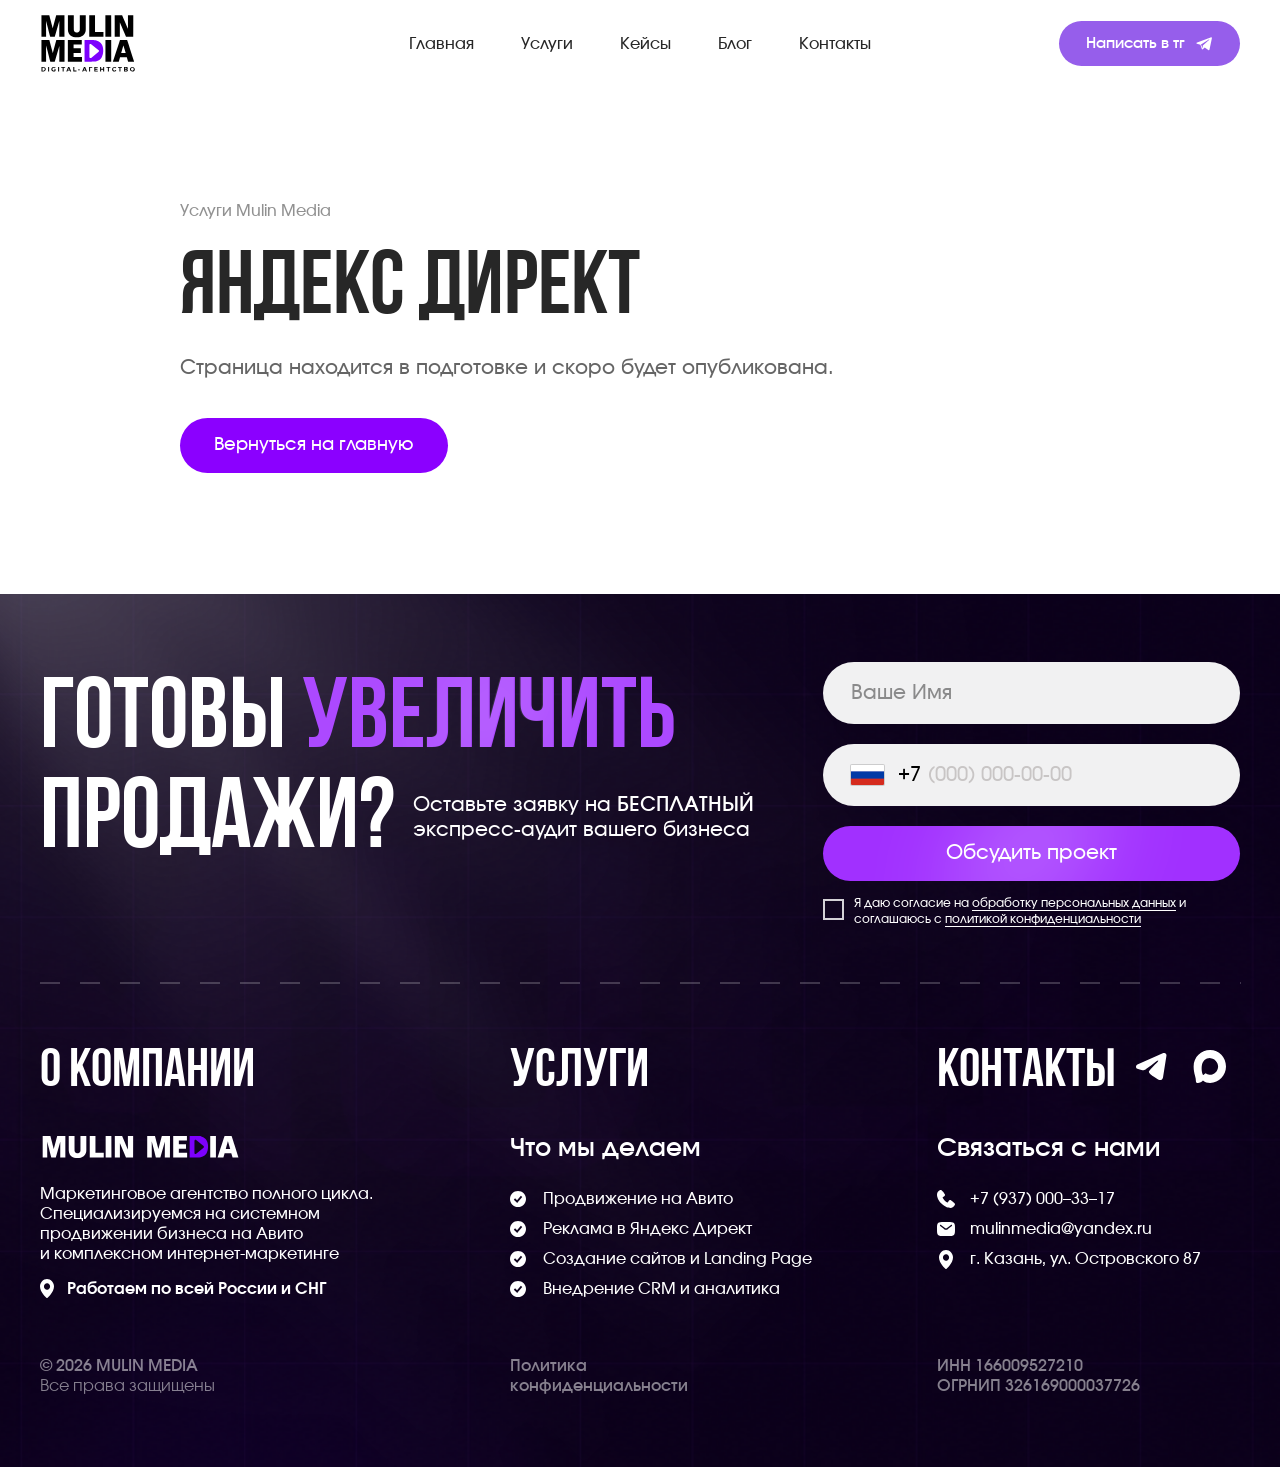
<file: yandex-direct.html>
<!doctype html>
<html lang="ru">
  <head>
    <meta charset="UTF-8">
    <meta name="viewport" content="width=device-width, initial-scale=1.0">
    <meta name="robots" content="noindex, follow, noarchive">
    <meta name="description" content="Страница услуги Яндекс Директ находится в подготовке.">
    <title>Яндекс Директ — Mulin Media</title>
    <meta name="author" content="Mulin Media">
    <meta name="theme-color" content="#ffffff">
    <link rel="canonical" href="https://mulinmedia.ru/yandex-direct.html">
    <meta property="og:locale" content="ru_RU">
    <meta property="og:type" content="website">
    <meta property="og:site_name" content="Mulin Media">
    <meta property="og:title" content="Яндекс Директ — Mulin Media">
    <meta property="og:description" content="Страница услуги Яндекс Директ находится в подготовке.">
    <meta property="og:url" content="https://mulinmedia.ru/yandex-direct.html">
    <meta property="og:image" content="https://mulinmedia.ru/assets/images/seo/og-default.png">
    <meta name="twitter:card" content="summary_large_image">
    <meta name="twitter:title" content="Яндекс Директ — Mulin Media">
    <meta name="twitter:description" content="Страница услуги Яндекс Директ находится в подготовке.">
    <meta name="twitter:image" content="https://mulinmedia.ru/assets/images/seo/og-default.png">
    <link rel="icon" href="./assets/favicon.svg?v=2" type="image/svg+xml">
    <link rel="apple-touch-icon" href="./assets/images/seo/apple-touch-icon.png">
    <link rel="manifest" href="./site.webmanifest">
    <link rel="preload" href="./assets/fonts/bebas-neue-cyrillic/BebasNeueCyrillic.ttf" as="font" type="font/ttf" crossorigin fetchpriority="high">
    <link rel="preload" href="./assets/fonts/involve/Involve-Regular.ttf" as="font" type="font/ttf" crossorigin fetchpriority="high">
    <link rel="preload" href="./assets/fonts/involve/Involve-Medium.ttf" as="font" type="font/ttf" crossorigin>
    <link rel="preload" href="./assets/fonts/involve/Involve-SemiBold.ttf" as="font" type="font/ttf" crossorigin>
    <link rel="stylesheet" href="./css/legal-placeholder.css">
  </head>
  <body class="placeholder-page" data-layout-page="yandex-direct">
    <a class="skip-link" href="#main-content">Перейти к содержимому</a>
    <div class="site">
      <div data-layout-header></div>
      <main class="legal-placeholder" id="main-content">
        <section class="legal-placeholder__content container" aria-labelledby="page-title">
          <p class="legal-placeholder__eyebrow">Услуги Mulin Media</p>
          <h1 id="page-title">Яндекс Директ</h1>
          <p class="legal-placeholder__copy">Страница находится в подготовке и скоро будет опубликована.</p>
          <a class="legal-placeholder__back" href="./index.html">Вернуться на главную</a>
        </section>
      </main>
      <div data-layout-footer></div>
    </div>
    <script type="module" src="./js/placeholder-main.js"></script>
  </body>
</html>
</file>
<file: css/main.css>
@import url("./base/fonts.css");
@import url("./base/variables.css");
@import url("./base/normalize.css");
@import url("./base/globals.css");
@import url("./blocks/header.css");
@import url("./blocks/hero.css");
@import url("./blocks/lead-form.css");
@import url("./blocks/success-popup.css");
@import url("./blocks/trusted.css");
@import url("./blocks/cases.css");
@import url("./blocks/services.css");
@import url("./blocks/workflow.css");
@import url("./blocks/why-us.css");
@import url("./blocks/team.css");
@import url("./blocks/blog.css");
@import url("./blocks/footer.css");
@import url("./blocks/button-states.css");
@import url("./blocks/responsive-hardening.css");
@import url("./blocks/section-transitions.css");
@import url("./blocks/home-responsive.css");
@import url("./blocks/home-hero-mobile.css");
@import url("./blocks/footer-responsive.css");
@import url("./blocks/slider-interaction.css");
</file>
<file: css/legal-placeholder.css>
@import url("./base/fonts.css");
@import url("./base/variables.css");
@import url("./base/normalize.css");
@import url("./base/globals.css");
@import url("./blocks/header.css");
@import url("./blocks/lead-form.css");
@import url("./blocks/success-popup.css");
@import url("./blocks/footer.css");
@import url("./blocks/button-states.css");
@import url("./blocks/responsive-hardening.css");
@import url("./blocks/footer-responsive.css");

html {
  color-scheme: light;
}

body.placeholder-page {
  color: var(--color-ink);
  background: var(--color-white);
}

.placeholder-page .site {
  background: var(--color-white);
}

.legal-placeholder {
  display: flex;
  min-height: clamp(560px, 66vh, 760px);
  align-items: center;
  padding: 170px 0 90px;
  background: var(--color-white);
}

.legal-placeholder__content {
  width: min(calc(100% - (var(--container-gutter) * 2)), 920px);
  margin-inline: auto;
}

.legal-placeholder__eyebrow {
  margin: 0 0 18px;
  color: rgb(35 35 35 / 50%);
  font-size: 16px;
  line-height: 20px;
}

.legal-placeholder h1 {
  margin: 0;
  color: var(--color-ink);
  font-family: var(--font-display);
  font-size: clamp(58px, 7vw, 100px);
  font-weight: 400;
  line-height: .95;
  text-transform: uppercase;
  overflow-wrap: anywhere;
}

.legal-placeholder__copy {
  max-width: 680px;
  margin: 30px 0 0;
  color: rgb(35 35 35 / 70%);
  font-size: 20px;
  line-height: 28px;
}

.legal-placeholder__back {
  display: inline-flex;
  min-height: 55px;
  align-items: center;
  justify-content: center;
  margin-top: 36px;
  padding: 0 34px;
  color: var(--color-white);
  background: var(--color-accent);
  border-radius: 999px;
  font-size: 18px;
  text-decoration: none;
  transition: background-color var(--transition-fast), box-shadow var(--transition-fast), transform var(--transition-fast);
}

@media (hover: hover) {
  .legal-placeholder__back:hover {
    background: var(--button-hover-background);
    box-shadow: var(--button-hover-shadow);
  }
}

.legal-placeholder__back:active {
  transform: scale(.985);
}

.legal-placeholder__back:focus-visible {
  outline: 2px solid var(--color-avito-violet);
  outline-offset: 4px;
}

.placeholder-page .site-footer {
  margin-top: 0;
}

@media (max-width: 767px) {
  .legal-placeholder {
    min-height: 520px;
    padding: 126px 0 70px;
  }

  .legal-placeholder__eyebrow {
    margin-bottom: 14px;
    font-size: 14px;
    line-height: 18px;
  }

  .legal-placeholder h1 {
    font-size: clamp(44px, 12.31vw, 50px);
    overflow-wrap: normal;
  }

  .legal-placeholder__copy {
    margin-top: 22px;
    font-size: 16px;
    line-height: 22px;
  }

  .legal-placeholder__back {
    width: 100%;
    min-height: 50px;
    margin-top: 28px;
    font-size: 16px;
  }

  .placeholder-page .site-footer {
    margin-top: 0;
  }
}
</file>
<file: css/avito.css>
@import url("./base/fonts.css");
@import url("./base/variables.css");
@import url("./base/normalize.css");
@import url("./base/globals.css");
@import url("./blocks/header.css");
@import url("./blocks/lead-form.css");
@import url("./blocks/success-popup.css");
@import url("./blocks/avito-page.css");
@import url("./blocks/avito-hero.css");
@import url("./blocks/cases.css");
@import url("./blocks/avito-platform.css");
@import url("./blocks/avito-solutions.css");
@import url("./blocks/avito-steps.css");
@import url("./blocks/team.css");
@import url("./blocks/avito-bonus.css");
@import url("./blocks/avito-channels.css");
@import url("./blocks/avito-faq.css");
@import url("./blocks/footer.css");
@import url("./blocks/button-states.css");
@import url("./blocks/responsive-hardening.css");
@import url("./blocks/footer-responsive.css");
@import url("./blocks/slider-interaction.css");

/* Same shared carousel as the homepage, adapted to the light service page. */
body[data-layout-page="avito"] .cases {
  color: var(--color-black);
  background: transparent;
  border-radius: 0;
}
/* Let the decorative circle continue below the hero, clipping only page edges. */
body[data-layout-page="avito"] .avito-hero {
  overflow: visible;
  clip-path: inset(0 0 -538px);
}
body[data-layout-page="avito"] .avito-hero__ellipse { pointer-events: none; }
body[data-layout-page="avito"] .cases__media { display: none; }
body[data-layout-page="avito"] .cases__title,
body[data-layout-page="avito"] .cases__all-link { color: inherit; }
body[data-layout-page="avito"] .case-card {
  background: #fff;
  border: 0;
  border-radius: 0;
  padding: 0;
  box-shadow: none;
}
body[data-layout-page="avito"] .case-card__tag { border-color: currentColor; }
body[data-layout-page="avito"] .case-card__metrics img,
body[data-layout-page="avito"] .cases__desktop-control img,
body[data-layout-page="avito"] .cases__mobile-control img { filter: brightness(0); }
body[data-layout-page="avito"] .cases__dot { background: rgb(39 39 39 / 25%); }
body[data-layout-page="avito"] .cases__dot.is-active { background: var(--color-accent); }
body[data-layout-page="avito"] .cases__desktop-control {
  background: #f6f1fb;
  border: 1px solid rgb(139 0 255 / 18%);
}
@media (hover: hover) {
  body[data-layout-page="avito"] .cases__all-link:hover { color: var(--color-accent); }
  body[data-layout-page="avito"] .cases__mobile-control:hover img {
    filter: brightness(0) saturate(100%) invert(47%) sepia(88%) saturate(2213%) hue-rotate(247deg) brightness(104%) contrast(101%);
  }
}

body[data-layout-page="avito"] .cases__title-accent { color: #965eeb; }
body[data-layout-page="avito"] .cases__header {
  display: flex;
  flex-direction: column;
  align-items: stretch;
  gap: 30px;
  height: auto;
  margin-bottom: 20px;
}
body[data-layout-page="avito"] .cases__header-actions {
  width: 100%;
  justify-content: space-between;
  padding: 0;
}
body[data-layout-page="avito"] .cases__controls--desktop { display: none; }
body[data-layout-page="avito"] .cases__controls--mobile {
  position: static;
  display: flex;
  width: 90px;
  height: 39px;
  gap: 12px;
}
body[data-layout-page="avito"] .cases__mobile-control {
  flex: 0 0 39px;
  width: 39px;
  height: 39px;
  background: url("../assets/images/avito/cases/avito-carousel-arrows.svg") left center / 90px 39px no-repeat;
}
body[data-layout-page="avito"] .cases__mobile-control {
  background-position: right center;
  cursor: pointer;
  transition: filter 160ms ease, opacity 160ms ease;
}
body[data-layout-page="avito"] .cases__mobile-control:not(.cases__mobile-control--next) {
  transform: rotate(180deg);
}
body[data-layout-page="avito"] .cases__mobile-control--next { background-position: right center; }
body[data-layout-page="avito"] .cases__mobile-control img { display: none; }
@media (hover: hover) {
  body[data-layout-page="avito"] .cases__mobile-control:hover {
    filter: brightness(0.8);
  }
}
body[data-layout-page="avito"] .cases__mobile-control:active { opacity: 0.65; }
body[data-layout-page="avito"] .cases__track {
  grid-template-rows: repeat(4, auto);
  row-gap: 20px;
}
body[data-layout-page="avito"] .cases__slide { grid-row: 1 / span 4; }
body[data-layout-page="avito"] .case-card { grid-row: span 4; row-gap: 20px; }
body[data-layout-page="avito"] .case-card__top { display: none; }
body[data-layout-page="avito"] .case-card__media {
  grid-row: 1;
  width: 100%;
  aspect-ratio: 386 / 338;
  border-radius: 20px;
}
body[data-layout-page="avito"] .case-card__media img { object-fit: cover; }
body[data-layout-page="avito"] .case-card__media-backdrop { display: none; }
body[data-layout-page="avito"] .case-card__title {
  grid-row: 2;
  color: #232323;
  font-size: 25px;
  line-height: 1;
  font-weight: 600;
  text-transform: none;
}
body[data-layout-page="avito"] .case-card__description {
  grid-row: 3;
  color: rgb(0 0 0 / 50%);
  font-size: 16px;
  line-height: 20px;
}
body[data-layout-page="avito"] .case-card__button {
  grid-row: 4;
  color: #fff;
  background: #965eeb;
  box-shadow: none;
  min-height: 55px;
  padding: 15px 20px;
  font-size: 20px;
  line-height: 25px;
}
body[data-layout-page="avito"] .case-card__button:hover { background: #8248d6; }
@media (min-width: 1280px) {
  body[data-layout-page="avito"] .cases {
    --cases-gap: 20px;
    --cases-card-width: calc((var(--container-width) - 40px) / 3);
  }
}
@media (max-width: 1279px) {
  body[data-layout-page="avito"] .case-card__title { font-size: 20px; line-height: 1.2; }
  body[data-layout-page="avito"] .case-card__description { font-size: 14px; line-height: 18px; }
  body[data-layout-page="avito"] .case-card__button { min-height: 47px; padding-block: 12px; font-size: 16px; line-height: 23px; }
}
/* Same native infinite marquee as the homepage's trusted logos. */
.avito-channels .avito-channels__track {
  display: flex;
  width: max-content;
  gap: 20px;
  will-change: transform;
}
.avito-channels .avito-channels__list {
  display: flex;
  flex: 0 0 auto;
  width: max-content;
  gap: 20px;
  justify-content: flex-start;
  margin: 0;
  padding: 0;
  transition: none;
}
.avito-channels .avito-channels__item {
  flex: 0 0 350px;
  width: 350px;
}
@media (max-width: 767px) {
  .avito-channels .avito-channels__item {
    flex-basis: min(350px, calc(100vw - 40px));
    width: min(350px, calc(100vw - 40px));
  }
}
@media (prefers-reduced-motion: reduce) {
  .avito-channels .avito-channels__viewport { overflow-x: auto; }
  .avito-channels .avito-channels__track { transform: none !important; }
  .avito-channels [data-marquee-clone] { display: none; }
}
/* Keep corner decorations proportional instead of retaining desktop diameters. */
@media (min-width: 641px) and (max-width: 1440px) {
  .avito-hero .avito-hero__ellipse--left,
  .avito-hero .avito-hero__ellipse--right {
    width: clamp(270px, 32vw, 460px);
    height: auto;
    aspect-ratio: 1;
  }
  .avito-hero .avito-hero__ellipse--left {
    left: clamp(-184px, -12.8vw, -108px);
    top: -50px;
  }
  .avito-hero .avito-hero__ellipse--right {
    right: clamp(-216px, -15vw, -127px);
  }
  .avito-hero .avito-hero__ellipse--middle {
    width: clamp(110px, 12vw, 173px);
    height: auto;
    aspect-ratio: 1;
  }
}
@media (min-width: 641px) and (max-width: 1440px) {
  .avito-hero .avito-hero__visual {
    left: auto;
    right: var(--hero-visual-right, -40px);
    transform: scale(var(--hero-visual-scale, 0.82));
    transform-origin: right top;
  }
}
@media (min-width: 641px) and (max-width: 1279px) {
  .avito-hero .avito-hero__visual { transform: scale(var(--hero-visual-scale, 0.62)); }
}

/* Section spacing belongs to the Avito page, not the shared home components. */
@media (max-width: 768px) {
  .avito-steps .avito-steps__roadmap { width: min(350px, 100%); margin-inline: auto; margin-top: 69px; }
  .avito-steps .avito-steps__roadmap::before,
  .avito-steps .avito-steps__roadmap::after { display: none; }
  .avito-steps .avito-steps__line { top: 0; left: 55px; height: calc(1353px + var(--avito-roadmap-extra, 0px)); }
  .avito-steps .avito-step { left: 0 !important; right: auto !important; width: 100%; gap: 20px; align-items: flex-start !important; text-align: left !important; }
  .avito-steps .avito-step__number { width: 40px; height: 40px; font-size: 50px; line-height: 50px; }
  .avito-steps .avito-step h3 { font-size: 16px; line-height: 20px; }
  .avito-steps .avito-step p,
  .avito-steps .avito-step small { margin-top: 20px; font-size: 12px; line-height: 16px; }
  .avito-steps .avito-steps__endpoint,
  .avito-steps .avito-steps__endpoint span,
  .avito-steps .avito-steps__endpoint-ring { width: 100px; }
  .avito-steps .avito-steps__endpoint span,
  .avito-steps .avito-steps__endpoint-ring { height: 100px; }
  .avito-steps .avito-steps__endpoint-photo { top: 6.77px; left: 6.77px; width: 86.46px; height: 86.46px; }
  .avito-steps .avito-steps__endpoint b { margin-top: 18px; font-size: 16px; line-height: 20px; }
  .avito-steps .avito-steps__endpoint--start { top: -49px; }
  .avito-steps .avito-steps__endpoint--finish { top: calc(1295px + var(--avito-roadmap-extra, 0px)); }
  body[data-layout-page="avito"] .team__viewport {
    --team-preview-card-width: min(350px, calc(100vw - 40px));
    width: 100%;
    height: auto;
    transform: none;
    padding-block: 12px;
  }
  body[data-layout-page="avito"] .team__list {
    gap: 20px;
    height: auto;
    padding-inline: max(0px, calc((100% - var(--team-preview-card-width)) / 2));
  }
  body[data-layout-page="avito"] .team__item:nth-child(n) {
    flex: 0 0 var(--team-preview-card-width);
    width: var(--team-preview-card-width);
    height: auto;
    filter: blur(4px);
    opacity: 0.55;
    transition: filter 120ms ease, opacity 120ms ease;
  }
  body[data-layout-page="avito"] .team__item.is-active,
  body[data-layout-page="avito"] .team__item.is-preview-active { filter: none; opacity: 1; }
  body[data-layout-page="avito"] .team__viewport.is-previewing .team__item.is-active:not(.is-preview-active) { filter: blur(4px); opacity: 0.55; }
  body[data-layout-page="avito"] .team-card__photo { height: auto; aspect-ratio: 285 / 347; }
  body[data-layout-page="avito"] .team-card__info { position: relative; inset: auto; width: 100%; margin-top: 18px; transform: none; }
  body[data-layout-page="avito"] .team__controls { left: auto; right: 0; }
  body[data-layout-page="avito"] .team__title { font-size: clamp(40px, 6.5vw, 50px); line-height: 1; }
}
@media (max-width: 768px) {
  .avito-channels .avito-channels__container { width: 100%; }
  .avito-channels .avito-channels__copy {
    width: calc(100% - 40px);
    margin-inline: auto;
  }
  .avito-channels .avito-channels__copy p { width: 100%; }
  .avito-channels .avito-channels__viewport { width: 100%; }
}
@media (max-width: 768px) {
  .avito-platform .avito-platform__container { width: calc(100% - 40px); height: auto; }
  .avito-platform .avito-platform__title {
    position: relative;
    z-index: 3;
    width: 100%;
    margin: 0;
    font-size: clamp(38px, 6.5vw, 50px);
    line-height: 1.05;
    white-space: normal;
  }
  .avito-platform .avito-platform__source {
    width: 100%;
    margin: 12px 0 0;
    font-size: clamp(12px, 2vw, 16px);
    line-height: 1.4;
  }
  .avito-platform .avito-platform__map-wrap {
    height: 440px;
    margin-top: 24px;
    overflow: hidden;
  }
  .avito-platform .avito-platform__map {
    top: 0;
    left: 0;
    width: 100%;
    height: 380px;
    object-fit: cover;
    object-position: center;
    transform: none;
  }
  .avito-platform .avito-platform__stat {
    width: clamp(140px, 27vw, 200px);
    min-width: 0;
    height: auto;
    min-height: 90px;
    padding: 10px 12px;
    border-radius: 12px;
  }
  .avito-platform .avito-platform__stat dt { height: 42px; margin: 0; }
  .avito-platform .avito-platform__stat dt strong { font-size: 42px; line-height: 42px; }
  .avito-platform .avito-platform__stat dt small { margin: 0 0 6px 4px; font-size: 14px; line-height: 16px; }
  .avito-platform .avito-platform__stat dt .avito-platform__stat-prefix { margin: 0 4px 6px 0; font-size: 12px; }
  .avito-platform .avito-platform__stat dd { margin: 2px 0 0; font-size: 12px; line-height: 16px; white-space: normal; }
  .avito-platform .avito-platform__stat--users { top: 70px; left: max(0px, calc(20% - 64px)); right: auto; }
  .avito-platform .avito-platform__stat--deals { top: 210px; left: 35%; right: auto; }
  .avito-platform .avito-platform__stat--price { top: 70px; left: auto; right: max(0px, calc(20% - 64px)); }
  .avito-platform .avito-platform__half { left: 0; bottom: 0; font-size: 40px; line-height: 40px; }
  .avito-platform .avito-platform__half span { font-size: 12px; line-height: 16px; }
  .avito-platform .avito-platform__benefits {
    position: relative;
    inset: auto;
    width: 100%;
    grid-template-columns: minmax(0, 1fr);
    gap: 12px;
    margin-top: 28px;
  }
  .avito-platform .avito-platform__benefit:nth-child(n) { min-height: 64px; padding: 14px 20px; gap: 14px; font-size: 14px; line-height: 20px; }
  .avito-platform .avito-platform__benefit:nth-child(n) img { width: 30px; height: 30px; flex: 0 0 30px; margin: 0; }
  .avito-platform .avito-platform__benefit:nth-child(n) span { min-width: 0; white-space: normal; }
}
@media (max-width: 576px) {
  .avito-platform .avito-platform__map-wrap {
    overflow: visible;
  }
  .avito-platform .avito-platform__map {
    top: -6px;
    left: calc(50% + 77px);
    width: 863px;
    height: 454px;
    transform: translateX(-50%) rotate(-14.85deg);
  }
  .avito-platform .avito-platform__stat { width: clamp(164px, 43vw, 182px); }
  .avito-platform .avito-platform__stat--users { top: 20px; left: 20px; right: auto; }
  .avito-platform .avito-platform__stat--deals { top: 140px; left: auto; right: 20px; }
  .avito-platform .avito-platform__stat--price { top: 260px; left: max(20px, 6%); right: auto; }
}
@media (min-width: 576px) and (max-width: 768px) {
  .avito-platform .avito-platform__benefits { grid-template-columns: repeat(3, minmax(0, 1fr)); }
  .avito-platform .avito-platform__benefit:nth-child(n) {
    padding: 14px 12px;
    gap: 10px;
    font-size: 12px;
    line-height: 16px;
  }
  .avito-platform .avito-platform__benefit:nth-child(n) img { width: 24px; height: 24px; flex-basis: 24px; }
}
@media (max-width: 768px) {
  .avito-steps .avito-steps__message,
  .avito-solutions .avito-solutions__message { gap: 16px; align-items: center; }
  .avito-steps__message .avito-message__avatar,
  .avito-solutions__message .avito-message__avatar { width: 40px; height: 40px; flex-basis: 40px; }
  .avito-steps .avito-steps__message .avito-message__bubble,
  .avito-solutions .avito-solutions__message .avito-message__bubble {
    flex: 1 1 0;
    width: auto;
    min-width: 0;
    min-height: 60px;
    margin: 0;
    padding: 16px 20px;
    background: #965eeb;
    border-radius: 16px;
    font-size: clamp(12px, 2vw, 15px);
    line-height: 1.4;
    overflow-wrap: anywhere;
  }
  .avito-steps__message .avito-message__bubble::before,
  .avito-solutions__message .avito-message__bubble::before {
    display: block;
    content: "";
    position: absolute;
    left: -8px;
    bottom: 12px;
    border-top: 8px solid transparent;
    border-bottom: 8px solid #965eeb;
    border-left: 8px solid transparent;
  }
}
@media (max-width: 768px) {
  .avito-steps__roadmap { --mobile-road-width: min(290px, calc(100% - 55px)); }
  .avito-steps .avito-steps__line { width: var(--mobile-road-width); }
  .avito-steps .avito-steps__endpoint--start {
    right: auto;
    left: calc(5px + var(--mobile-road-width) * 0.627586207);
  }
  .avito-steps .avito-steps__endpoint--finish {
    right: auto;
    left: calc(5px + var(--mobile-road-width) * 0.205172414);
  }
  .avito-steps .avito-steps__endpoint > span { background: #fff; border-radius: 50%; box-shadow: 0 0 0 8px #fff; }
  .avito-steps .avito-steps__endpoint b { position: relative; left: 50%; width: max-content; transform: translateX(-50%); }
}
@media (max-width: 768px) {
  .avito-faq .avito-faq__container { width: calc(100% - 40px); }
  .avito-faq .avito-faq__list { width: 100%; margin-top: 32px; }
  .avito-faq .avito-faq__item {
    grid-template-columns: 40px minmax(0, 1fr);
    gap: 12px;
    margin: 0 0 32px;
    padding: 0;
  }
  .avito-faq .avito-faq__item:last-child { margin-bottom: 0; }
  .avito-faq .avito-faq__avatar {
    width: 40px;
    height: 40px;
    margin-top: 32px;
  }
  .avito-faq .avito-faq__dialog h3 { padding-top: 22px; }
  .avito-faq .avito-faq__dialog::before {
    left: 16px;
    font-size: 12px;
    line-height: 16px;
  }
  .avito-faq .avito-faq__question {
    width: 100%;
    min-height: 60px;
    padding: 14px 16px;
    background: #fff;
    border-radius: 12px;
  }
  .avito-faq .avito-faq__question::before {
    display: block;
    position: absolute;
    content: "";
    left: -8px;
    bottom: 12px;
    border-top: 8px solid transparent;
    border-bottom: 8px solid #fff;
    border-left: 8px solid transparent;
  }
  .avito-faq .avito-faq__question span,
  .avito-faq .avito-faq__answer p {
    font-size: clamp(12px, 2.1vw, 16px);
    line-height: 1.4;
    min-width: 0;
    white-space: normal;
    overflow-wrap: anywhere;
  }
  .avito-faq .avito-faq__answer {
    width: 100%;
    margin-left: -52px;
    padding: 0 16px;
  }
  .avito-faq .avito-faq__item.is-open .avito-faq__answer {
    margin-top: 40px;
    padding: 14px 16px;
  }
  .avito-faq .avito-faq__answer::before {
    background: #965eeb;
    border-radius: 12px;
    transform: none;
  }
  .avito-faq .avito-faq__answer::after {
    right: -52px;
    width: 40px;
    height: 40px;
    background-image: url("../assets/images/avito/faq/agency-avatar-mobile.png");
  }
  .avito-faq .avito-faq__answer-author {
    top: -22px;
    right: 16px;
    font-size: 12px;
    line-height: 16px;
  }
  .avito-faq .avito-faq__action {
    max-width: 100%;
    margin: 6px 0 0 auto;
    padding-block: 8px;
    min-height: 30px;
    font-size: 12px;
    line-height: 16px;
  }
  .avito-faq .avito-faq__item.is-open .avito-faq__action {
    margin-left: -52px;
    margin-right: auto;
  }
}
@media (max-width: 850px) {
  .avito-solutions .avito-solutions__cta-copy > p { display: none; }
}
@media (max-width: 820px) {
  .avito-solutions .avito-solutions__container {
    height: auto;
    min-height: 0;
    padding-bottom: var(--avito-section-gap, 48px);
  }
  .avito-solutions .avito-solutions__list,
  .avito-solutions .avito-solutions__item,
  .avito-solutions .avito-solutions__item > div {
    width: 100%;
    min-width: 0;
    max-width: 100%;
  }
  .avito-solutions .avito-solutions__item h3,
  .avito-solutions .avito-solutions__item p {
    white-space: normal;
    word-break: normal;
    overflow-wrap: anywhere;
  }
}
@media (min-width: 769px) and (max-width: 1279px) {
  .avito-steps .avito-steps__line {
    /* End at the avatar centre: right offset 139px + half its 176px box. */
    left: 21%;
    width: calc(79% - 227px);
  }
  .avito-steps .avito-steps__endpoint > span {
    background: #fff;
    border-radius: 50%;
    box-shadow: 0 0 0 8px #fff;
  }
}
@media (max-width: 1440px) {
  .avito-bonus .avito-bonus__container {
    display: grid;
    grid-template-columns: minmax(0, 1fr) minmax(0, 1fr);
    column-gap: clamp(32px, 4vw, 64px);
    row-gap: 12px;
    width: min(1200px, calc(100% - 48px));
    align-items: start;
  }
  .avito-bonus .avito-bonus__content { display: contents; }
  .avito-bonus .avito-bonus__content > .avito-title,
  .avito-bonus .avito-bonus__subtitle {
    grid-column: 1 / -1;
    position: relative;
    z-index: 1;
    margin: 0;
    white-space: normal;
  }
  .avito-bonus .avito-bonus__list {
    --bonus-icon-size: 64px;
    grid-column: 1;
    width: 100%;
    gap: 0;
    margin: 24px 0 0;
    padding: 0;
  }
  .avito-bonus .avito-bonus__list li:nth-child(n) {
    position: relative;
    width: 100%;
    min-height: 0;
    grid-template-columns: var(--bonus-icon-size) minmax(0, 1fr);
    gap: clamp(16px, 2vw, 28px);
    padding-bottom: 32px;
    background: transparent;
  }
  .avito-bonus .avito-bonus__list li:last-child { padding-bottom: 0; }
  .avito-bonus .avito-bonus__icon,
  .avito-bonus .avito-bonus__icon picture,
  .avito-bonus .avito-bonus__icon-ring {
    width: var(--bonus-icon-size);
    height: var(--bonus-icon-size);
  }
  .avito-bonus .avito-bonus__icon::after { display: none; }
  .avito-bonus .avito-bonus__list li:not(:last-child)::after {
    content: "";
    position: absolute;
    left: calc(var(--bonus-icon-size) / 2);
    top: calc(var(--bonus-icon-size) + 10px);
    bottom: 10px;
    border-left: 2px dashed #d8d8d8;
    transform: translateX(-50%);
  }
  .avito-bonus .avito-bonus__list li:nth-child(n) h3 { margin: 6px 0 0; }
  .avito-bonus .avito-bonus__list p { margin-top: 12px; }
  .avito-bonus .avito-bonus__profile {
    position: relative;
    grid-column: 2;
    inset: auto;
    order: initial;
    width: 100%;
    max-width: 596px;
    height: auto;
    aspect-ratio: 596 / 697;
    margin: 24px 0 0;
    border-radius: 28px;
    box-shadow: 0 12px 24px rgb(0 0 0 / 10%);
  }
  .avito-bonus .avito-bonus__profile img {
    position: absolute;
    top: -2.295%;
    left: -13.758%;
    width: 127.517%;
    height: auto;
    max-width: none;
  }
}
@media (max-width: 992px) {
  .avito-bonus .avito-bonus__container {
    grid-template-columns: minmax(0, 1fr);
    width: calc(100% - 40px);
  }
  .avito-bonus .avito-bonus__circles { display: none; }
  .avito-bonus .avito-bonus__profile {
    grid-column: 1;
    justify-self: center;
    margin-top: 28px;
  }
}
@media (max-width: 767px) {
  .avito-bonus .avito-bonus__list { --bonus-icon-size: 44px; }
  .avito-bonus .avito-bonus__list li:nth-child(n) { gap: 16px; padding-bottom: 28px; }
  .avito-bonus .avito-bonus__list li:last-child { padding-bottom: 0; }
  .avito-bonus .avito-bonus__profile { border-radius: 18px; }
}
@media (max-width: 1440px) {
  /* 150px desktop reference, reduced continuously to 70px at 360px. */
  body[data-layout-page="avito"] { --avito-section-gap: clamp(70px, calc(43.333333px + 7.407407vw), 150px); }
  body[data-layout-page="avito"] .cases {
    padding-top: calc(var(--avito-section-gap) * 0.73);
    padding-bottom: calc(var(--avito-section-gap) * 0.64);
  }
  body[data-layout-page="avito"] .avito-platform {
    height: auto;
    min-height: 0;
    padding-top: var(--avito-section-gap);
    padding-bottom: var(--avito-section-gap);
  }
  body[data-layout-page="avito"] .avito-steps {
    height: auto !important;
    min-height: 0 !important;
    padding-top: var(--avito-section-gap);
    padding-bottom: 0;
  }
  body[data-layout-page="avito"] .content-showcase--team-only {
    height: auto;
    padding-bottom: 0;
  }
  body[data-layout-page="avito"] .team {
    height: auto;
    padding-block: var(--avito-section-gap);
  }
  body[data-layout-page="avito"] .team__container { height: auto; }
  body[data-layout-page="avito"] .team__title { position: relative; top: auto; }
  body[data-layout-page="avito"] .team__controls { top: 15px; }
  body[data-layout-page="avito"] .team__viewport {
    position: relative;
    inset: auto;
    margin-top: 30px;
  }
  body[data-layout-page="avito"] .avito-bonus {
    height: auto;
    min-height: 0;
    margin-top: 0;
    margin-bottom: calc(var(--avito-section-gap) * 0.826667);
    padding-top: 0;
  }
  body[data-layout-page="avito"] .avito-channels,
  body[data-layout-page="avito"] .avito-channels__container { min-height: 0; }
  body[data-layout-page="avito"] .avito-channels__container {
    padding-block: calc(var(--avito-section-gap) * 0.46);
  }
  body[data-layout-page="avito"] .avito-faq {
    padding-top: calc(var(--avito-section-gap) * 0.84);
    padding-bottom: calc(var(--avito-section-gap) * 0.666667);
  }
}
@media (min-width: 641px) and (max-width: 1440px) {
  body[data-layout-page="avito"] .avito-hero {
    height: auto;
    min-height: 100vh;
    min-height: 100svh;
  }
  body[data-layout-page="avito"] .avito-hero__container {
    height: calc(var(--hero-content-height, 800px) + clamp(48px, 6vw, 88px) / 2);
    min-height: 100vh;
    min-height: 100svh;
  }
}
@media (max-width: 767px) {
  body[data-layout-page="avito"] .avito-platform { padding-bottom: 0; }
  body[data-layout-page="avito"] .avito-solutions { margin-top: var(--avito-section-gap); }
  body[data-layout-page="avito"] .avito-steps { padding-bottom: 24px; }
}
@media (max-width: 430px) {
  body[data-layout-page="avito"] .avito-hero__container {
    width: calc(100% - 40px);
  }
  body[data-layout-page="avito"] .avito-hero__description,
  body[data-layout-page="avito"] .avito-hero__form,
  body[data-layout-page="avito"] .avito-hero__form .lead-form__controls,
  body[data-layout-page="avito"] .avito-hero__form .lead-form__phone-field,
  body[data-layout-page="avito"] .avito-hero__form .lead-form__submit,
  body[data-layout-page="avito"] .avito-hero__form .lead-form__consent {
    width: 100%;
    max-width: none;
  }
}
@media (max-width: 374px) {
  body[data-layout-page="avito"] .avito-hero__container { width: calc(100% - 32px); }
}
@media (max-width: 768px) {
  body[data-layout-page="avito"] .avito-hero__form .lead-form__phone-field {
    border: 1px solid rgb(35 35 35 / 9%);
  }
}
/* Keep the two-column hero until the actual phone breakpoint. */
@media (min-width: 641px) and (max-width: 767px) {
  body[data-layout-page="avito"] .avito-hero__content {
    top: 150px;
    width: 47%;
  }
  body[data-layout-page="avito"] .avito-hero__title {
    font-size: clamp(40px, 6.5vw, 50px);
  }
  body[data-layout-page="avito"] .avito-hero__title span::after { width: 100%; }
  body[data-layout-page="avito"] .avito-hero__description,
  body[data-layout-page="avito"] .avito-hero__form,
  body[data-layout-page="avito"] .avito-hero__form .lead-form__controls,
  body[data-layout-page="avito"] .avito-hero__form .lead-form__phone-field,
  body[data-layout-page="avito"] .avito-hero__form .lead-form__submit,
  body[data-layout-page="avito"] .avito-hero__form .lead-form__consent {
    width: 100%;
    max-width: none;
  }
  body[data-layout-page="avito"] .avito-hero__form .lead-form__input { min-width: 0; width: 100%; }
  body[data-layout-page="avito"] .avito-hero__visual {
    top: 145px;
    bottom: auto;
    width: 856px;
    height: 802px;
  }
  body[data-layout-page="avito"] .avito-hero__circles { display: block; }
  body[data-layout-page="avito"] .avito-hero__person {
    width: 792px;
    height: 802px;
    -webkit-mask: url("../assets/images/avito/hero/person-mask-desktop.svg") 71.5px 17.5px / 783.5px 683.025px no-repeat;
    mask: url("../assets/images/avito/hero/person-mask-desktop.svg") 71.5px 17.5px / 783.5px 683.025px no-repeat;
  }
  body[data-layout-page="avito"] .avito-hero__person img {
    left: -3.56px;
    width: 799px;
    height: 991px;
    max-width: none;
  }
}
@media (max-width: 430px) {
  body[data-layout-page="avito"] { --avito-mobile-gutter: 20px; }
  body[data-layout-page="avito"] .cases {
    --cases-card-width: min(350px, calc(100vw - 2 * var(--avito-mobile-gutter)));
  }
  body[data-layout-page="avito"] .cases__track {
    padding-inline: 0;
  }
  body[data-layout-page="avito"] .cases__viewport {
    width: var(--cases-card-width);
    margin-inline: auto;
    overflow: hidden;
  }
  body[data-layout-page="avito"] .cases__header,
  body[data-layout-page="avito"] .avito-hero__container,
  body[data-layout-page="avito"] .avito-platform__container,
  body[data-layout-page="avito"] .avito-solutions__container,
  body[data-layout-page="avito"] .avito-solutions__cta .avito-solutions__cta-inner,
  body[data-layout-page="avito"] .avito-steps__container,
  body[data-layout-page="avito"] .team__container,
  body[data-layout-page="avito"] .avito-bonus__container,
  body[data-layout-page="avito"] .avito-channels__copy,
  body[data-layout-page="avito"] .avito-faq__container,
  body[data-layout-page="avito"] .site-footer__container {
    width: calc(100% - 2 * var(--avito-mobile-gutter));
    margin-inline: auto;
  }
  body[data-layout-page="avito"] .avito-steps__roadmap,
  body[data-layout-page="avito"] .avito-inline-form {
    width: 100%;
    max-width: 100%;
  }
  body[data-layout-page="avito"] .team__viewport {
    --team-preview-card-width: min(350px, calc(100vw - 2 * var(--avito-mobile-gutter)));
    width: min(350px, 100%);
    margin-inline: auto;
  }
}
@media (max-width: 374px) {
  body[data-layout-page="avito"] { --avito-mobile-gutter: 16px; }
}
/* Keep the curved message tail independent of the bubble's text dimensions. */
.avito-faq { --faq-avatar-size: 83px; --faq-avatar-gap: 24px; }
.avito-faq .avito-faq__list { width: 100%; }
.avito-faq .avito-faq__item {
  grid-template-columns: var(--faq-avatar-size) minmax(0, 1fr);
  gap: var(--faq-avatar-gap);
  margin-left: 0;
  padding-right: 0;
}
.avito-faq .avito-faq__question { width: 100%; }
.avito-faq .avito-faq__answer {
  width: 100%;
  margin-left: calc(-1 * (var(--faq-avatar-size) + var(--faq-avatar-gap)));
}
.avito-faq .avito-faq__answer p {
  min-width: 0;
  max-width: 100%;
  overflow-wrap: anywhere;
}
@media (min-width: 769px) {
  .avito-faq .avito-faq__answer,
  .avito-faq .avito-faq__item.is-open .avito-faq__answer {
    /* 34px tail area + 28px inset inside the solid bubble. */
    padding-right: 62px;
  }
}
.avito-faq .avito-faq__answer::after {
  top: auto;
  bottom: 0;
  right: calc(-1 * (var(--faq-avatar-size) + var(--faq-avatar-gap)));
  width: var(--faq-avatar-size);
  height: var(--faq-avatar-size);
  transform: none;
}
@media (max-width: 1279px) {
  .avito-faq { --faq-avatar-size: 70px; --faq-avatar-gap: 18px; }
}
@media (max-width: 768px) {
  .avito-faq { --faq-avatar-size: 40px; --faq-avatar-gap: 12px; }
}
.avito-faq .avito-faq__answer::before {
  inset: 0 34px 0 0;
  background: #965eeb;
  border-radius: 20px;
  transform: none;
}
.avito-faq .avito-faq__answer-tail {
  position: absolute;
  right: 0;
  bottom: 11px;
  width: 74.5px;
  height: 27px;
  background: url("../assets/images/avito/solutions/message-tail.svg") center / contain no-repeat;
  transform: scaleX(-1);
  pointer-events: none;
}
@media (max-width: 768px) {
  .avito-faq .avito-faq__answer::before { inset: 0; border-radius: 12px; }
  .avito-faq .avito-faq__answer-tail {
    right: -16px;
    bottom: 8px;
    width: 35.06px;
    height: 12.71px;
  }
}
body[data-layout-page="avito"] .avito-message .avito-message__bubble {
  background: none;
  border-radius: 0;
  isolation: isolate;
}
body[data-layout-page="avito"] .avito-message .avito-message__bubble::before {
  content: "";
  display: block;
  position: absolute;
  z-index: -1;
  left: 0;
  bottom: 11px;
  width: 74.5px;
  height: 27px;
  border: 0;
  background: url("../assets/images/avito/solutions/message-tail.svg") center / contain no-repeat;
}
body[data-layout-page="avito"] .avito-message .avito-message__bubble::after {
  content: "";
  position: absolute;
  z-index: -1;
  inset: 0 0 0 34px;
  background: #965eeb;
  border-radius: 20px;
}
@media (max-width: 768px) {
  body[data-layout-page="avito"] .avito-message .avito-message__bubble::before {
    left: -16px;
    bottom: 8px;
    width: 35.06px;
    height: 12.71px;
  }
  body[data-layout-page="avito"] .avito-message .avito-message__bubble::after {
    left: 0;
    border-radius: 16px;
  }
}
@media (min-width: 430px) and (max-width: 640px) {
  body[data-layout-page="avito"] .avito-inline-form {
    width: min(350px, 100%);
    margin-inline: auto;
  }
  body[data-layout-page="avito"] .avito-inline-form__consent {
    width: 100%;
    margin-inline: auto;
  }
  body[data-layout-page="avito"] .avito-inline-form__consent-text {
    flex: 1;
    width: auto;
    min-width: 0;
  }
}
@media (min-width: 641px) and (max-width: 768px) {
  .avito-solutions .avito-solutions__cta { min-height: 297px; height: auto; }
  .avito-solutions .avito-solutions__cta .avito-solutions__cta-inner {
    display: grid;
    grid-template-columns: minmax(0, 1fr) minmax(0, 1.5fr);
    gap: 24px;
    width: calc(100% - 48px);
    min-height: 297px;
    padding: 34px 0;
    align-items: start;
  }
  .avito-solutions .avito-solutions__cta-copy { margin-top: 33px; }
  .avito-solutions .avito-solutions__cta h3 {
    width: 100%;
    font-size: 42px;
    line-height: 60px;
  }
  .avito-solutions .avito-inline-form { width: 100%; min-width: 0; margin-top: 0; }
  .avito-solutions .avito-inline-form__phone-field { height: 62px; }
  .avito-solutions .avito-inline-form__row button { height: 55px; font-size: 18px; }
  .avito-solutions .avito-inline-form__desktop-label { display: inline; }
  .avito-solutions .avito-inline-form__mobile-label { display: none; }
  body[data-layout-page="avito"] .avito-hero__content {
    top: 50%;
    transform: translateY(-50%);
  }
  body[data-layout-page="avito"] .avito-hero__visual {
    top: calc(50% - 380px * var(--hero-visual-scale, 0.5));
  }
}

@media (max-width: 850px) {
  .avito-solutions__cta-title-line {
    display: block;
    white-space: nowrap;
  }
}

/* Mobile Figma artwork keeps its natural size instead of fitting the viewport
   height. Normal flow also leaves room for validation messages in the form. */
@media (max-width: 640px) {
  body[data-layout-page="avito"] .avito-hero {
    height: auto;
    min-height: 0;
  }
  body[data-layout-page="avito"] .avito-hero__container {
    height: auto;
    min-height: 0;
    padding-top: 116px;
  }
  body[data-layout-page="avito"] .avito-hero__content {
    position: relative;
    top: auto;
    left: auto;
    width: 100%;
    transform: none;
  }
  body[data-layout-page="avito"] .avito-hero__visual {
    position: relative;
    top: auto;
    right: auto;
    bottom: auto;
    left: calc(50% + 4.5px);
    width: min(381px, calc(100vw - 9px));
    height: auto;
    aspect-ratio: 381 / 396;
    margin-top: 15px;
    transform: translateX(-50%);
  }
}

/* One section gap around the team, without leftover roadmap height or the
   bonus section's additional top margin. Shared homepage styles stay intact. */
body[data-layout-page="avito"] .avito-steps {
  height: auto !important;
  min-height: 0 !important;
  padding-bottom: 0;
}
@media (min-width: 1441px) {
  body[data-layout-page="avito"] .content-showcase--team-only {
    height: auto;
    padding-bottom: 0;
  }
  body[data-layout-page="avito"] .team {
    height: auto;
    padding-block: 150px;
  }
  body[data-layout-page="avito"] .team__container { height: auto; }
  body[data-layout-page="avito"] .team__title { position: relative; top: auto; }
  body[data-layout-page="avito"] .team__controls { top: 20px; }
  body[data-layout-page="avito"] .team__viewport {
    position: relative;
    inset: auto;
    margin-top: 50px;
  }
  body[data-layout-page="avito"] .avito-bonus { margin-top: 0; }
}
</file>
<file: css/case-detail.css>
@import url("./base/fonts.css");
@import url("./base/variables.css");
@import url("./base/normalize.css");
@import url("./base/globals.css");
@import url("./blocks/header.css");
@import url("./blocks/lead-form.css");
@import url("./blocks/success-popup.css");
@import url("./blocks/breadcrumbs.css");
@import url("./blocks/footer.css");
@import url("./blocks/button-states.css");
@import url("./blocks/responsive-hardening.css");
@import url("./blocks/case-detail.css");
@import url("./blocks/footer-responsive.css");
</file>
<file: css/cases-page.css>
@import url("./base/fonts.css");
@import url("./base/variables.css");
@import url("./base/normalize.css");
@import url("./base/globals.css");
@import url("./blocks/header.css");
@import url("./blocks/lead-form.css");
@import url("./blocks/success-popup.css");
@import url("./blocks/breadcrumbs.css");
@import url("./blocks/cases-catalog.css");
@import url("./blocks/footer.css");
@import url("./blocks/button-states.css");
@import url("./blocks/responsive-hardening.css");
@import url("./blocks/cases-catalog-responsive.css");
@import url("./blocks/footer-responsive.css");
</file>
